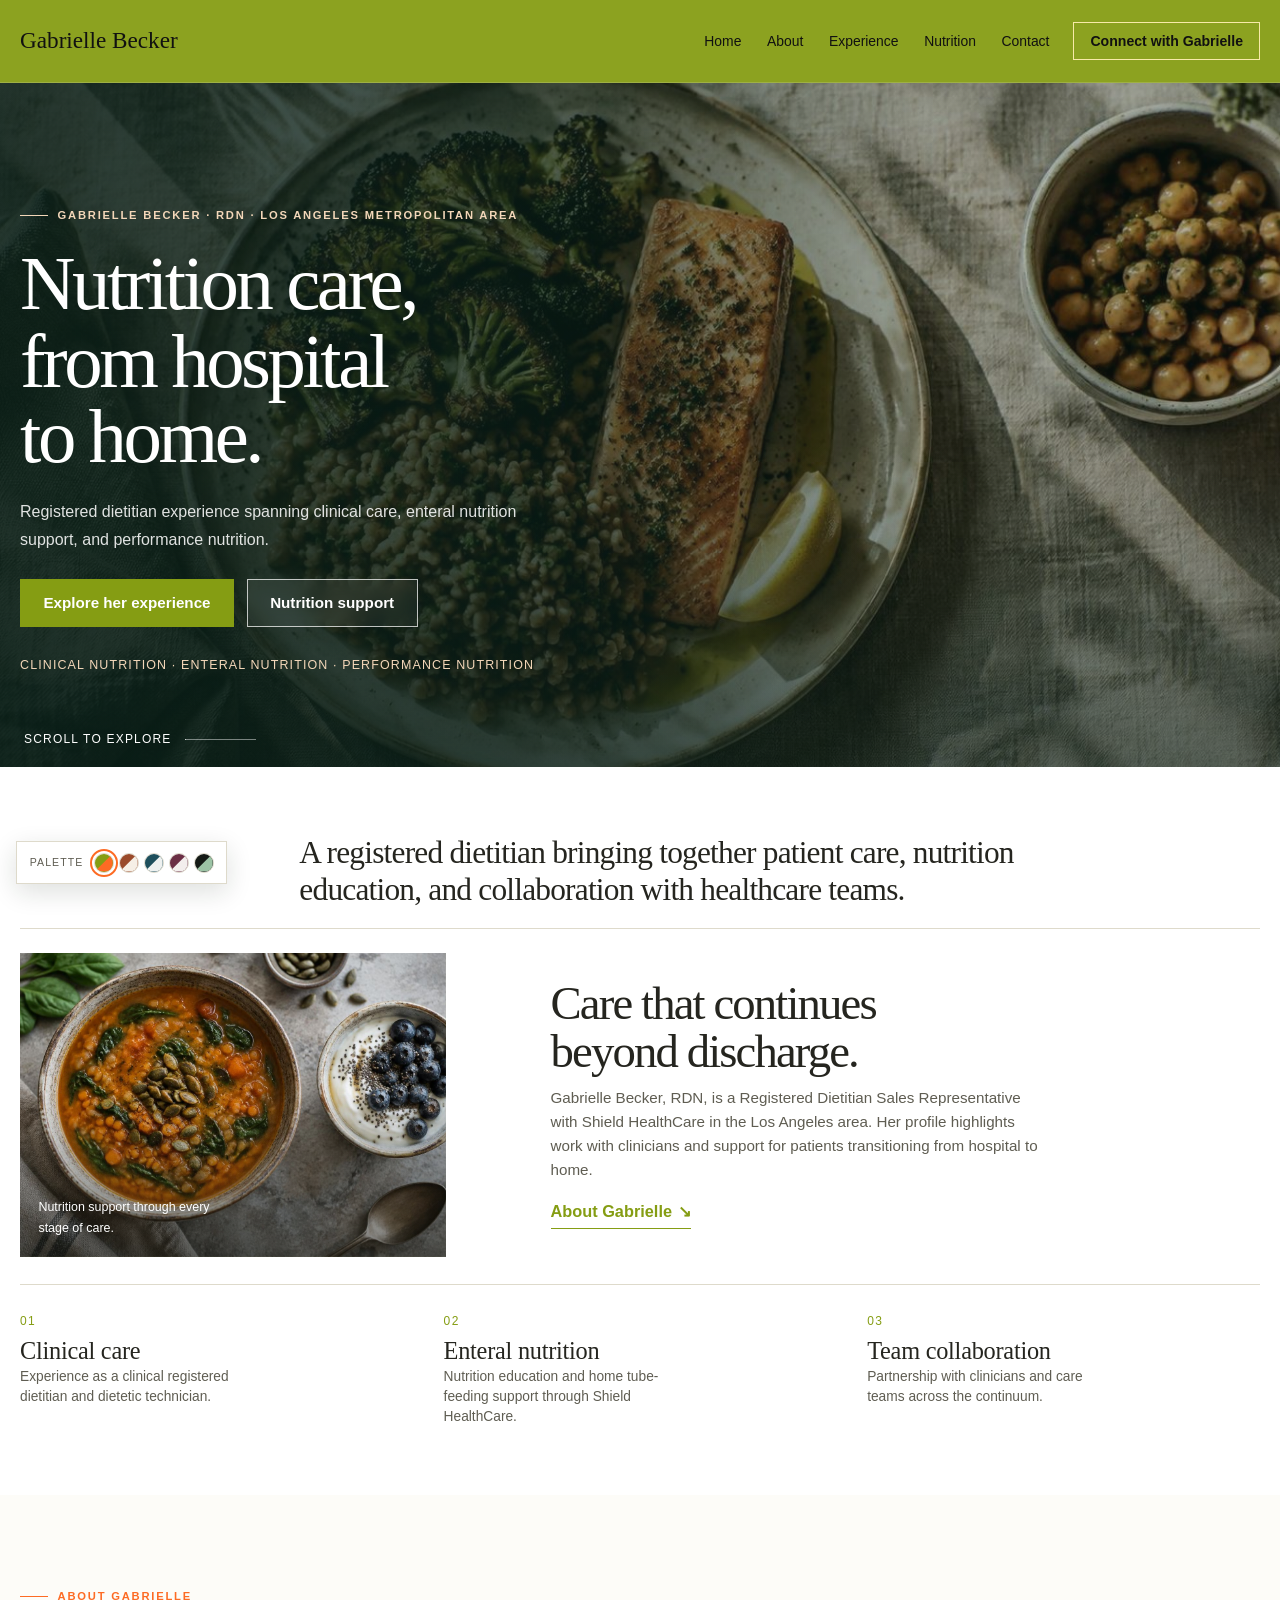
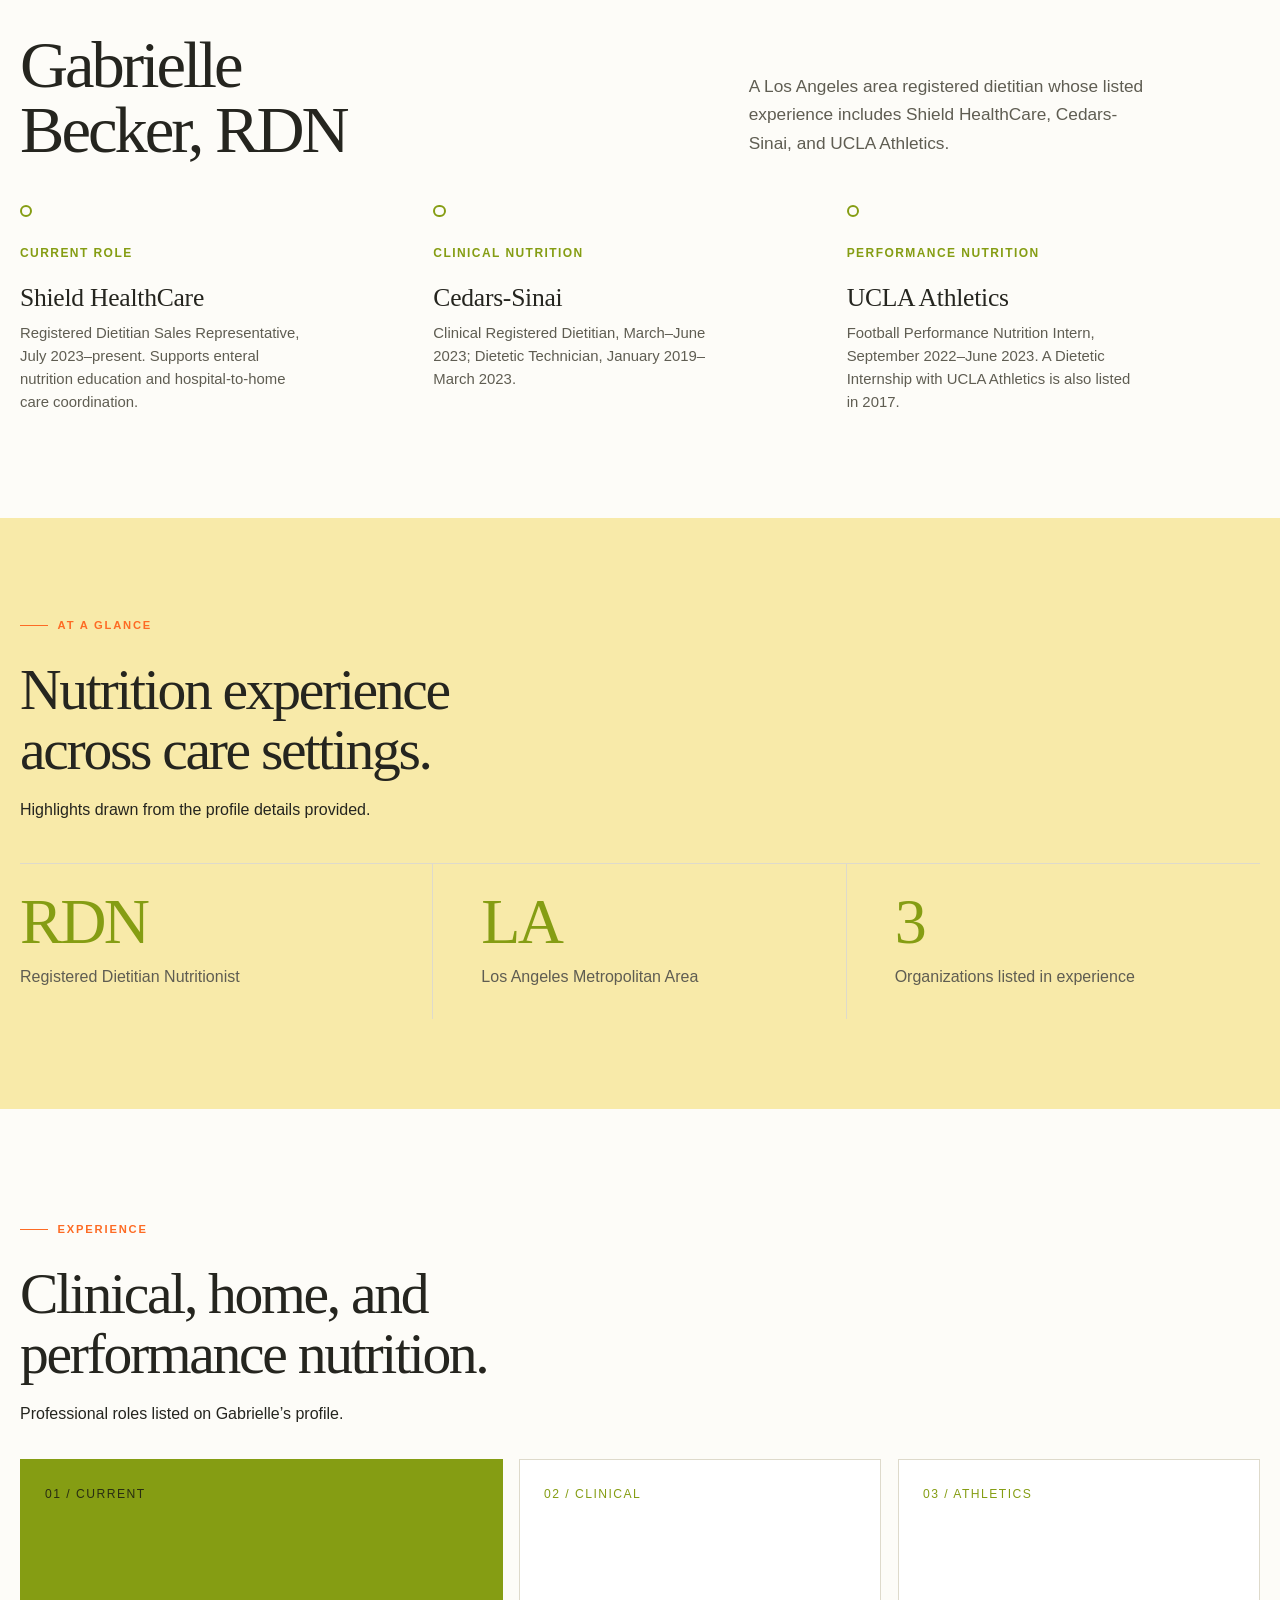
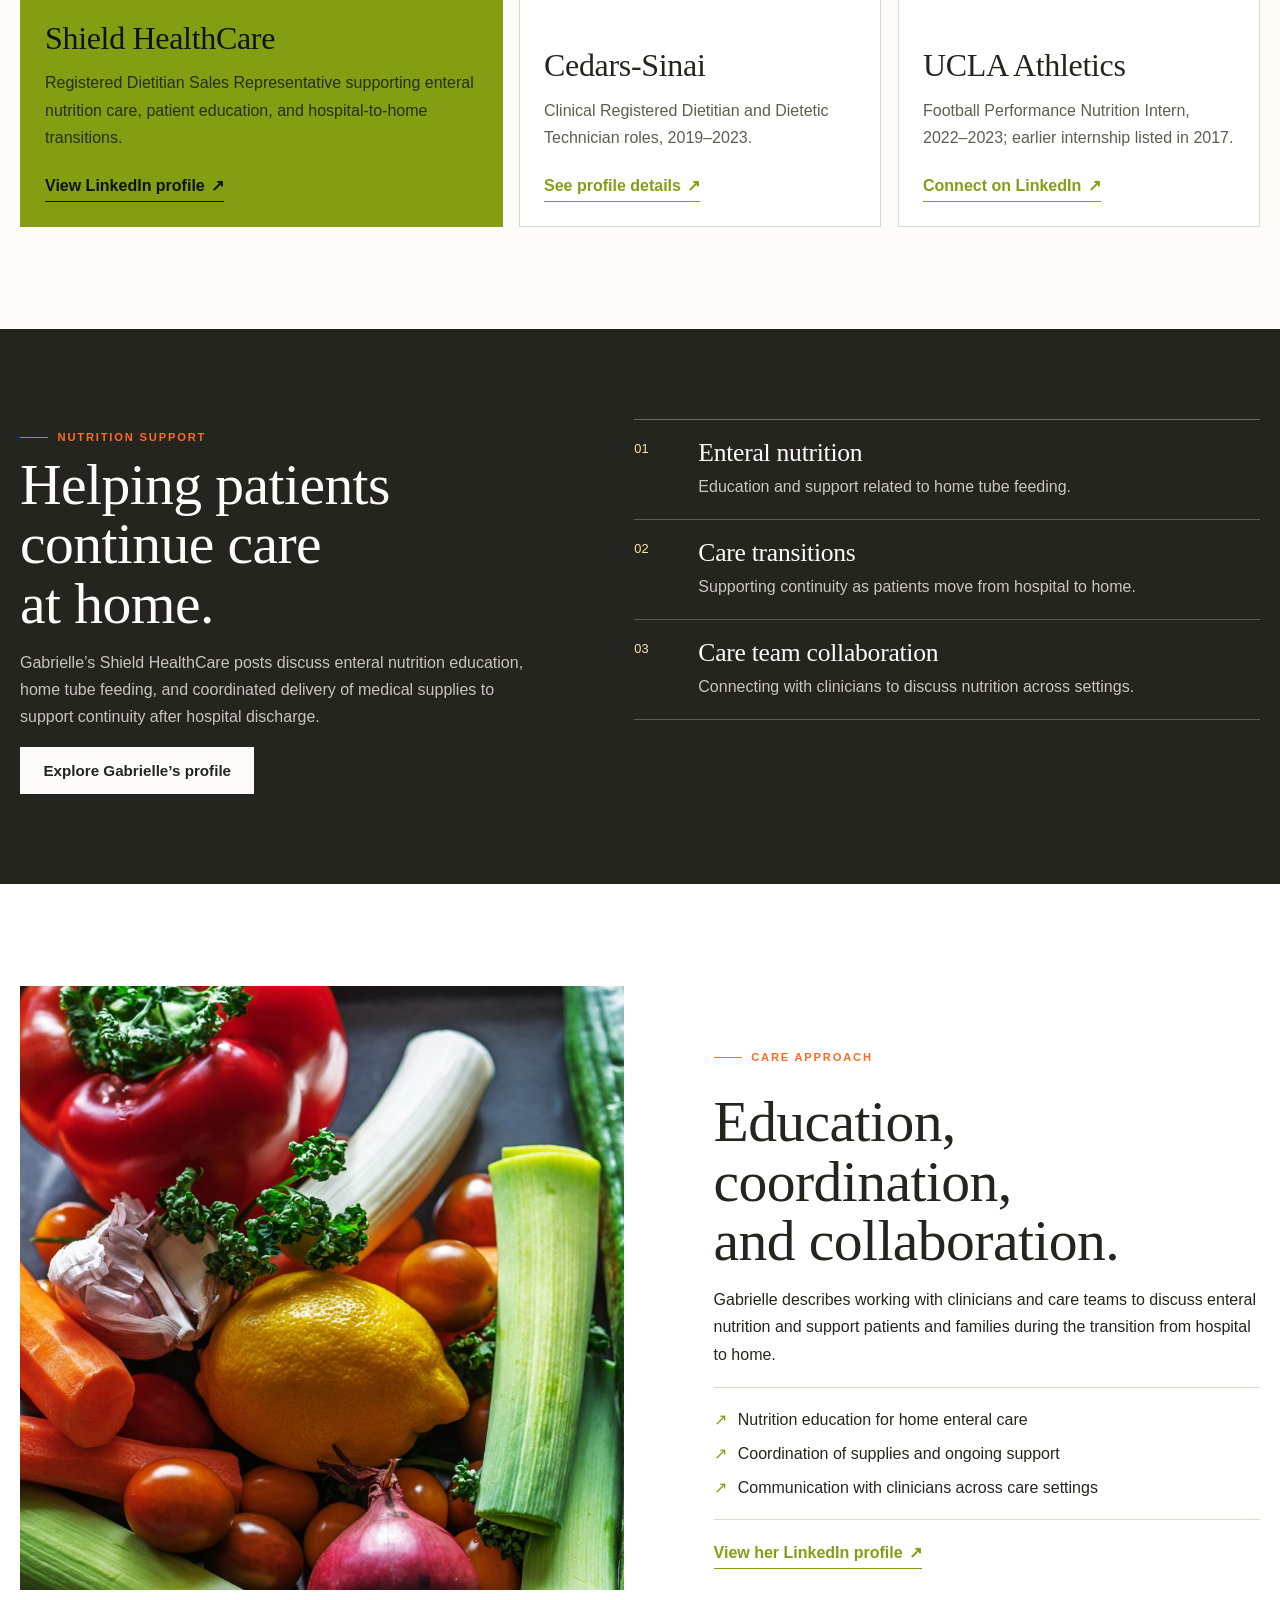
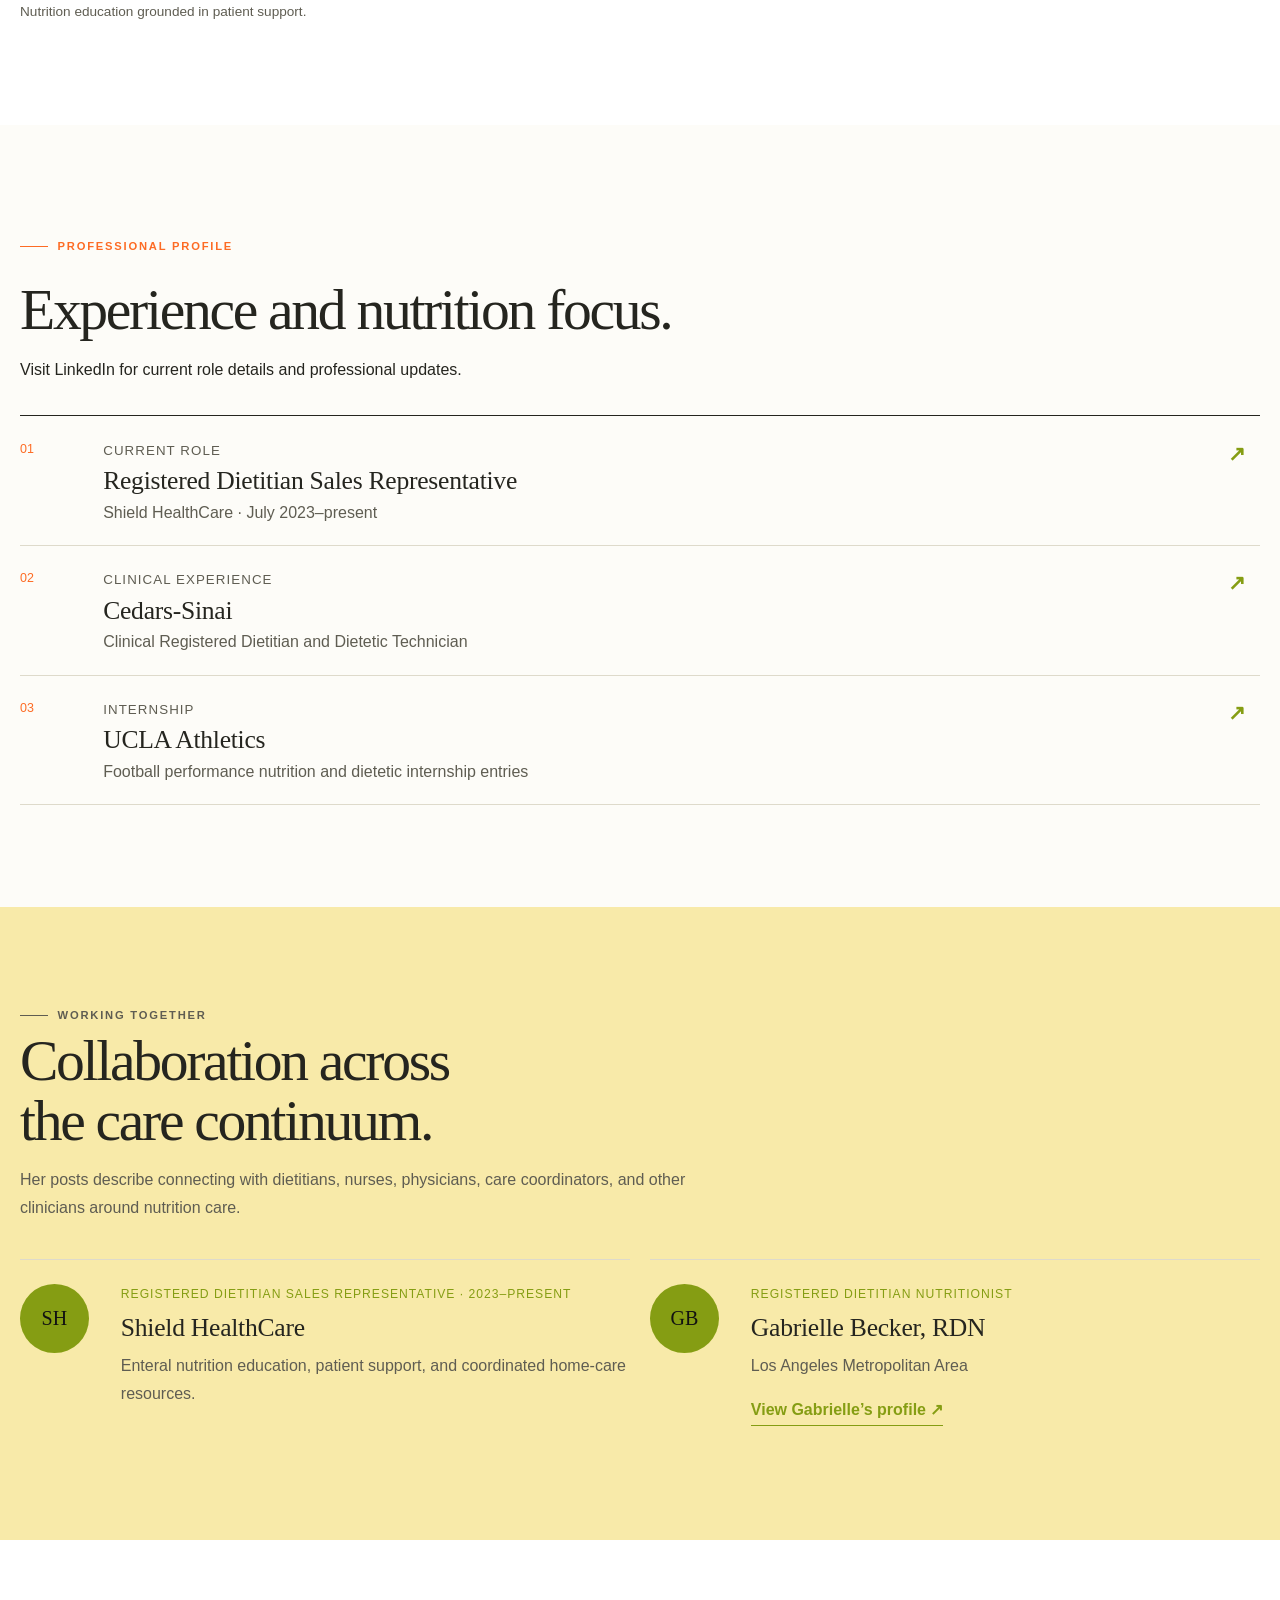
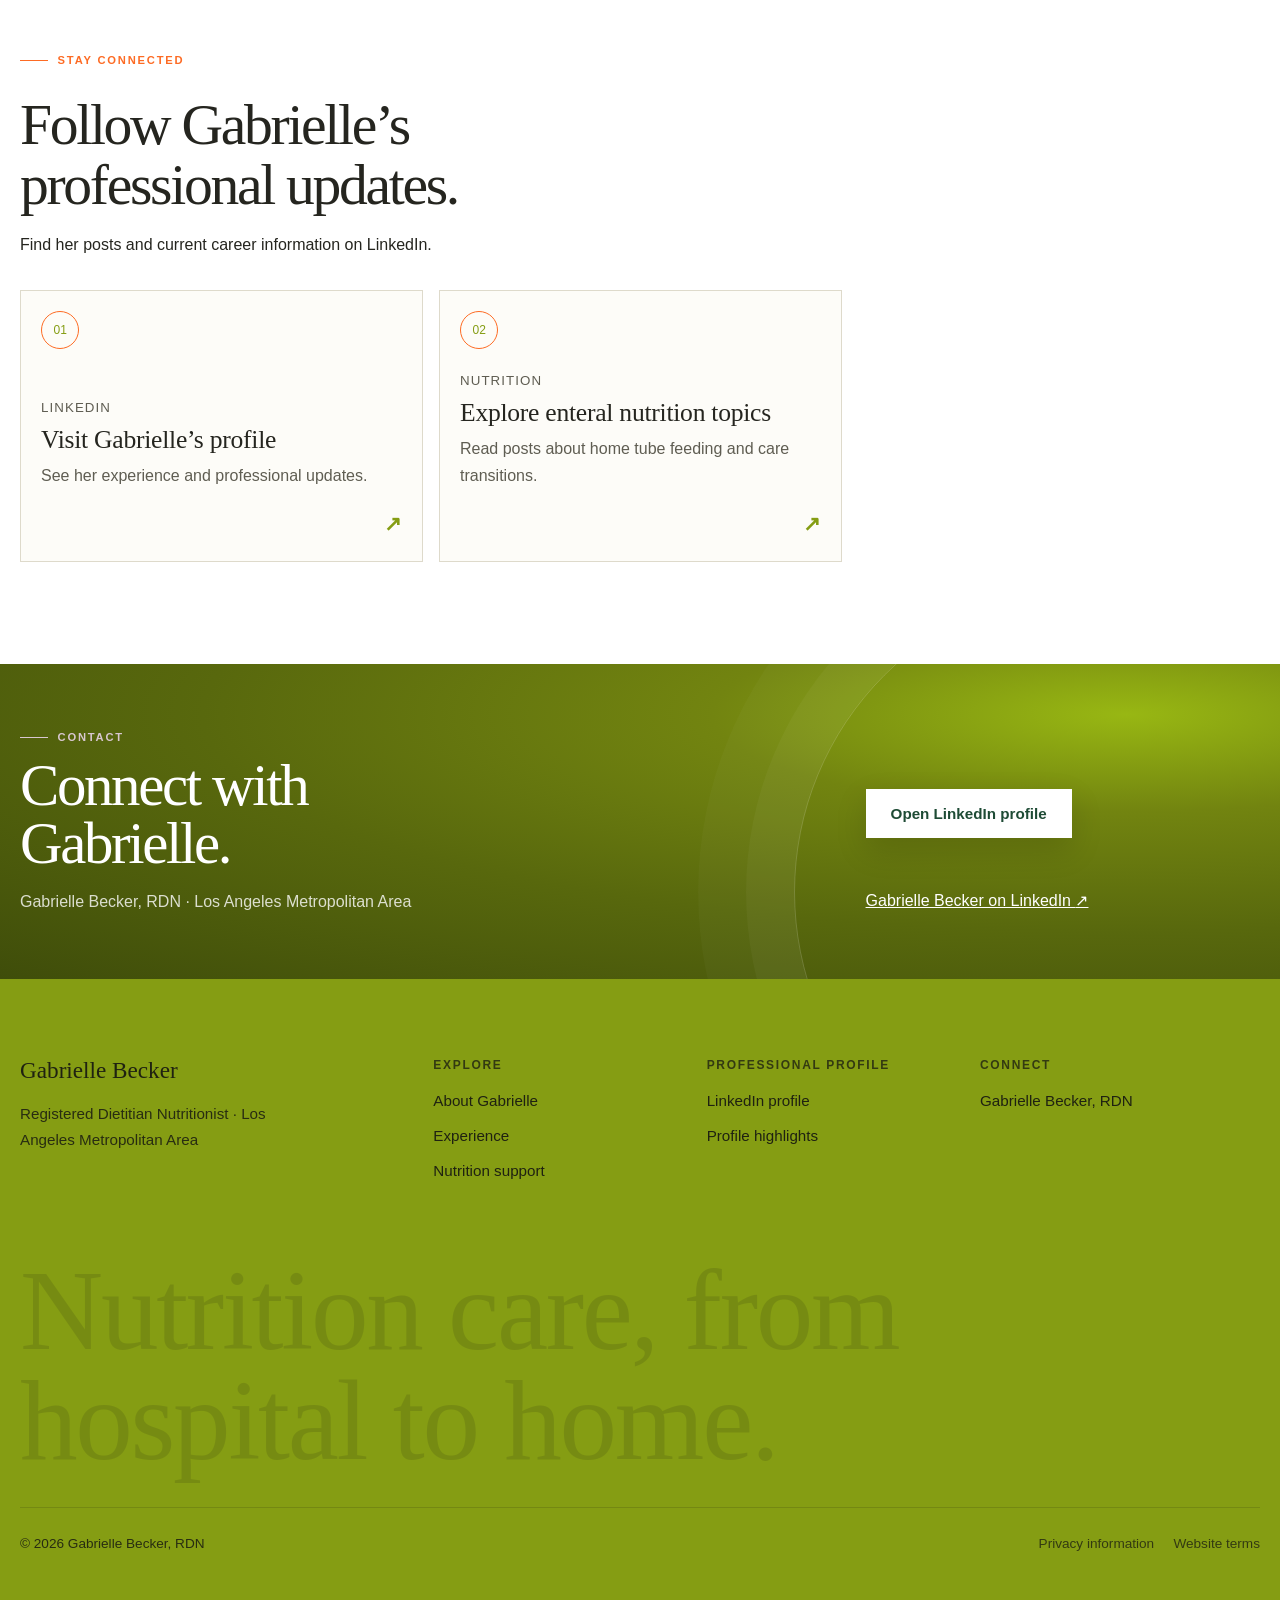
<file: index.html>
<!doctype html><html lang="en" data-theme="sage"><head><meta charset="utf-8"><meta name="viewport" content="width=device-width,initial-scale=1"><meta name="theme-color" content="#859D13"><title>Gabrielle Becker, RDN | Nutrition Care</title><meta name="description" content="Gabrielle Becker, RDN, is a Los Angeles area registered dietitian with experience in clinical nutrition, enteral nutrition support, and performance nutrition."><meta property="og:title" content="Gabrielle Becker, RDN | Nutrition Care"><meta property="og:description" content="Registered dietitian experience across clinical care, enteral nutrition, and athletics."><meta property="og:image" content="assets/hero.jpg"><link rel="icon" href="favicon.svg" type="image/svg+xml"><script src="theme-init.js"></script><link rel="preconnect" href="https://fonts.googleapis.com"><link rel="preconnect" href="https://fonts.gstatic.com" crossorigin><link rel="stylesheet" href="https://fonts.googleapis.com/css2?family=Instrument+Sans:wght@400;500;600&family=Newsreader:ital,opsz,wght@0,6..72,400;1,6..72,400&display=swap"><link rel="preload" as="image" href="assets/hero.jpg" fetchpriority="high"><link rel="stylesheet" href="styles.css"><script type="application/ld+json">{"@context":"https://schema.org","@type":"Person","name":"Gabrielle Becker","url":"https://www.linkedin.com/in/gabrielle-becker-rdn-b31333184/","jobTitle":"Registered Dietitian Nutritionist","worksFor":{"@type":"Organization","name":"Shield HealthCare"}}</script></head><body class="home-page single-page"><div class="scroll-progress" aria-hidden="true"><span></span></div><a href="#main" class="skip-link">Skip to main content</a>
<header class="site-header"><div class="wrap header-inner"><a href="#home" class="brand" aria-label="Gabrielle Becker, home"><span class="brand-name">Gabrielle Becker</span></a><nav class="main-nav" id="main-nav" aria-label="Primary"><ul class="nav-list"><li><a href="#home">Home</a></li><li><a href="#story">About</a></li><li><a href="#experience">Experience</a></li><li><a href="#nutrition">Nutrition</a></li><li><a href="#contact">Contact</a></li></ul><div class="mobile-only"><a href="https://www.linkedin.com/in/gabrielle-becker-rdn-b31333184/" class="btn">Connect on LinkedIn</a></div></nav><div class="header-tools"><a href="#contact" class="btn btn-sm header-cta">Connect with Gabrielle</a><button type="button" class="menu-toggle" aria-expanded="false" aria-controls="main-nav" aria-label="Open menu"><span></span></button></div></div></header><main id="main">
<section class="sp-hero" id="home" data-motion-section="hero"><div class="sp-hero-backdrop"><img class="sp-hero-bg-image" src="assets/hero.jpg" alt="" fetchpriority="high" decoding="async"><div class="sp-hero-shade"></div></div><div class="wrap sp-hero-content"><p class="kicker">Gabrielle Becker · RDN · Los Angeles Metropolitan Area</p><h1 class="sp-hero-title"><span class="sp-title-line"><span>Nutrition care,</span></span><span class="sp-title-line"><span>from hospital to home.</span></span></h1><p class="lead">Registered dietitian experience spanning clinical care, enteral nutrition support, and performance nutrition.</p><div class="hero-actions"><a class="btn" href="#experience">Explore her experience</a><a class="btn btn-ghost" href="#nutrition">Nutrition support</a></div><p class="sp-hero-note">Clinical nutrition · Enteral nutrition · Performance nutrition</p></div><a class="sp-hero-scroll" href="#mission" aria-label="Scroll to profile highlights"><span>Scroll to explore</span><i aria-hidden="true"></i></a></section>
<section class="sp-mission" id="mission"><div class="wrap"><div class="sp-mission-top"><p class="kicker">Profile highlights</p><p class="sp-mission-intro">A registered dietitian bringing together patient care, nutrition education, and collaboration with healthcare teams.</p></div><div class="sp-mission-layout"><figure class="sp-mission-visual"><img src="assets/meals.jpg" alt="A nourishing meal made with fresh ingredients" loading="lazy" decoding="async"><figcaption>Nutrition support through every stage of care.</figcaption></figure><div class="sp-mission-copy"><h2>Care that continues beyond discharge.</h2><p>Gabrielle Becker, RDN, is a Registered Dietitian Sales Representative with Shield HealthCare in the Los Angeles area. Her profile highlights work with clinicians and support for patients transitioning from hospital to home.</p><a href="#story" class="link">About Gabrielle <span>↘</span></a></div></div><div class="sp-mission-pillars"><article><span>01</span><h3>Clinical care</h3><p>Experience as a clinical registered dietitian and dietetic technician.</p></article><article><span>02</span><h3>Enteral nutrition</h3><p>Nutrition education and home tube-feeding support through Shield HealthCare.</p></article><article><span>03</span><h3>Team collaboration</h3><p>Partnership with clinicians and care teams across the continuum.</p></article></div></div></section>
<section class="sp-story" id="story"><div class="wrap"><div class="sp-story-header"><header class="sp-story-heading"><p class="kicker">About Gabrielle</p><h2>Gabrielle Becker, RDN</h2></header><p class="sp-story-deck">A Los Angeles area registered dietitian whose listed experience includes Shield HealthCare, Cedars-Sinai, and UCLA Athletics.</p></div><div class="sp-timeline"><article><span>Current role</span><div><h3>Shield HealthCare</h3><p>Registered Dietitian Sales Representative, July 2023–present. Supports enteral nutrition education and hospital-to-home care coordination.</p></div></article><article><span>Clinical nutrition</span><div><h3>Cedars-Sinai</h3><p>Clinical Registered Dietitian, March–June 2023; Dietetic Technician, January 2019–March 2023.</p></div></article><article><span>Performance nutrition</span><div><h3>UCLA Athletics</h3><p>Football Performance Nutrition Intern, September 2022–June 2023. A Dietetic Internship with UCLA Athletics is also listed in 2017.</p></div></article></div></div></section>
<section class="sp-impact"><div class="wrap"><div class="sp-impact-intro"><p class="kicker">At a glance</p><h2>Nutrition experience across care settings.</h2><p>Highlights drawn from the profile details provided.</p></div><div class="sp-impact-stats"><article><strong>RDN</strong><span>Registered Dietitian Nutritionist</span></article><article><strong>LA</strong><span>Los Angeles Metropolitan Area</span></article><article><strong>3</strong><span>Organizations listed in experience</span></article></div></div></section>
<section class="sp-programs" id="experience"><div class="wrap"><div class="sp-programs-head"><p class="kicker">Experience</p><h2>Clinical, home, and performance nutrition.</h2><p>Professional roles listed on Gabrielle’s profile.</p></div><div class="sp-program-grid"><article class="sp-program-feature"><span class="sp-program-label">01 / Current</span><h3>Shield HealthCare</h3><p>Registered Dietitian Sales Representative supporting enteral nutrition care, patient education, and hospital-to-home transitions.</p><a href="https://www.linkedin.com/in/gabrielle-becker-rdn-b31333184/" class="link">View LinkedIn profile <span>↗</span></a></article><article class="sp-program-card"><span class="sp-program-label">02 / Clinical</span><h3>Cedars-Sinai</h3><p>Clinical Registered Dietitian and Dietetic Technician roles, 2019–2023.</p><a href="https://www.linkedin.com/in/gabrielle-becker-rdn-b31333184/" class="link">See profile details <span>↗</span></a></article><article class="sp-program-card"><span class="sp-program-label">03 / Athletics</span><h3>UCLA Athletics</h3><p>Football Performance Nutrition Intern, 2022–2023; earlier internship listed in 2017.</p><a href="https://www.linkedin.com/in/gabrielle-becker-rdn-b31333184/" class="link">Connect on LinkedIn <span>↗</span></a></article></div></div></section>
<section class="sp-training" id="nutrition"><div class="wrap"><div class="sp-training-intro"><p class="kicker">Nutrition support</p><h2>Helping patients continue care at home.</h2><p>Gabrielle’s Shield HealthCare posts discuss enteral nutrition education, home tube feeding, and coordinated delivery of medical supplies to support continuity after hospital discharge.</p><a class="btn btn-light" href="https://www.linkedin.com/in/gabrielle-becker-rdn-b31333184/">Explore Gabrielle’s profile</a></div><div class="sp-training-points"><article><span>01</span><div><h3>Enteral nutrition</h3><p>Education and support related to home tube feeding.</p></div></article><article><span>02</span><div><h3>Care transitions</h3><p>Supporting continuity as patients move from hospital to home.</p></div></article><article><span>03</span><div><h3>Care team collaboration</h3><p>Connecting with clinicians to discuss nutrition across settings.</p></div></article></div></div></section>
<section class="sp-grow"><div class="wrap sp-grow-grid"><figure><img src="assets/produce-flatlay.jpg" alt="Fresh vegetables and ingredients arranged for a meal" loading="lazy" decoding="async"><figcaption>Nutrition education grounded in patient support.</figcaption></figure><div class="sp-grow-copy"><p class="kicker">Care approach</p><h2>Education, coordination, and collaboration.</h2><p>Gabrielle describes working with clinicians and care teams to discuss enteral nutrition and support patients and families during the transition from hospital to home.</p><ul><li>Nutrition education for home enteral care</li><li>Coordination of supplies and ongoing support</li><li>Communication with clinicians across care settings</li></ul><a href="https://www.linkedin.com/in/gabrielle-becker-rdn-b31333184/" class="link">View her LinkedIn profile <span>↗</span></a></div></div></section>
<section class="sp-resources"><div class="wrap"><div class="sp-resources-heading"><p class="kicker">Professional profile</p><h2>Experience and nutrition focus.</h2><p>Visit LinkedIn for current role details and professional updates.</p></div><div class="sp-resource-list"><a href="https://www.linkedin.com/in/gabrielle-becker-rdn-b31333184/"><span>01</span><div><small>Current role</small><h3>Registered Dietitian Sales Representative</h3><p>Shield HealthCare · July 2023–present</p></div><b>↗</b></a><a href="https://www.linkedin.com/in/gabrielle-becker-rdn-b31333184/"><span>02</span><div><small>Clinical experience</small><h3>Cedars-Sinai</h3><p>Clinical Registered Dietitian and Dietetic Technician</p></div><b>↗</b></a><a href="https://www.linkedin.com/in/gabrielle-becker-rdn-b31333184/"><span>03</span><div><small>Internship</small><h3>UCLA Athletics</h3><p>Football performance nutrition and dietetic internship entries</p></div><b>↗</b></a></div></div></section>
<section class="sp-team"><div class="wrap"><div class="sp-team-intro"><p class="kicker">Working together</p><h2>Collaboration across the care continuum.</h2><p>Her posts describe connecting with dietitians, nurses, physicians, care coordinators, and other clinicians around nutrition care.</p></div><div class="sp-team-cards"><article><div class="sp-monogram">SH</div><div><p class="sp-team-role">Registered Dietitian Sales Representative · 2023–present</p><h3>Shield HealthCare</h3><p>Enteral nutrition education, patient support, and coordinated home-care resources.</p></div></article><article><div class="sp-monogram">GB</div><div><p class="sp-team-role">Registered Dietitian Nutritionist</p><h3>Gabrielle Becker, RDN</h3><p>Los Angeles Metropolitan Area</p><a href="https://www.linkedin.com/in/gabrielle-becker-rdn-b31333184/" class="link">View Gabrielle’s profile <span>↗</span></a></div></article></div></div></section>
<section class="sp-involved"><div class="wrap"><div class="sp-involved-heading"><p class="kicker">Stay connected</p><h2>Follow Gabrielle’s professional updates.</h2><p>Find her posts and current career information on LinkedIn.</p></div><div class="sp-action-list"><a href="https://www.linkedin.com/in/gabrielle-becker-rdn-b31333184/"><span class="sp-action-no">01</span><div><small>LinkedIn</small><h3>Visit Gabrielle’s profile</h3><p>See her experience and professional updates.</p></div><b>↗</b></a><a href="https://www.linkedin.com/in/gabrielle-becker-rdn-b31333184/"><span class="sp-action-no">02</span><div><small>Nutrition</small><h3>Explore enteral nutrition topics</h3><p>Read posts about home tube feeding and care transitions.</p></div><b>↗</b></a></div></div></section>
<section class="sp-contact" id="contact"><div class="wrap sp-contact-inner"><p class="kicker">Contact</p><h2>Connect with Gabrielle.</h2><p>Gabrielle Becker, RDN · Los Angeles Metropolitan Area</p><a class="btn btn-light" href="https://www.linkedin.com/in/gabrielle-becker-rdn-b31333184/">Open LinkedIn profile</a><a href="https://www.linkedin.com/in/gabrielle-becker-rdn-b31333184/" class="sp-contact-link">Gabrielle Becker on LinkedIn <span>↗</span></a></div></section></main>
<footer class="site-footer"><div class="wrap"><div class="footer-grid"><div><a href="#home" class="brand footer-brand"><span class="brand-name">Gabrielle Becker</span></a><p class="footer-description">Registered Dietitian Nutritionist · Los Angeles Metropolitan Area</p></div><div><h2>Explore</h2><ul><li><a href="#story">About Gabrielle</a></li><li><a href="#experience">Experience</a></li><li><a href="#nutrition">Nutrition support</a></li></ul></div><div><h2>Professional profile</h2><ul><li><a href="https://www.linkedin.com/in/gabrielle-becker-rdn-b31333184/">LinkedIn profile</a></li><li><a href="#experience">Profile highlights</a></li></ul></div><div><h2>Connect</h2><address><a href="https://www.linkedin.com/in/gabrielle-becker-rdn-b31333184/">Gabrielle Becker, RDN</a></address></div></div><p class="footer-word" aria-hidden="true">Nutrition care, from hospital to home.</p><div class="footer-bottom"><p>&copy; <span data-year>2026</span> Gabrielle Becker, RDN</p><nav aria-label="Legal"><a href="privacy-policy.html">Privacy information</a><a href="terms.html">Website terms</a></nav></div></div></footer>
<div class="palette palette-dock" role="group" aria-label="Colour palette"><span class="palette-label">Palette</span><div class="palette-swatches"><button class="swatch" data-set-theme="sage" aria-pressed="true" aria-label="Olive and citrus palette"></button><button class="swatch" data-set-theme="clay" aria-label="Clay palette"></button><button class="swatch" data-set-theme="harbor" aria-label="Harbor palette"></button><button class="swatch" data-set-theme="plum" aria-label="Plum palette"></button><button class="swatch" data-set-theme="night" aria-label="Night palette"></button></div></div><script src="motion.js" defer></script><script src="script.js" defer></script></body></html>
</file>
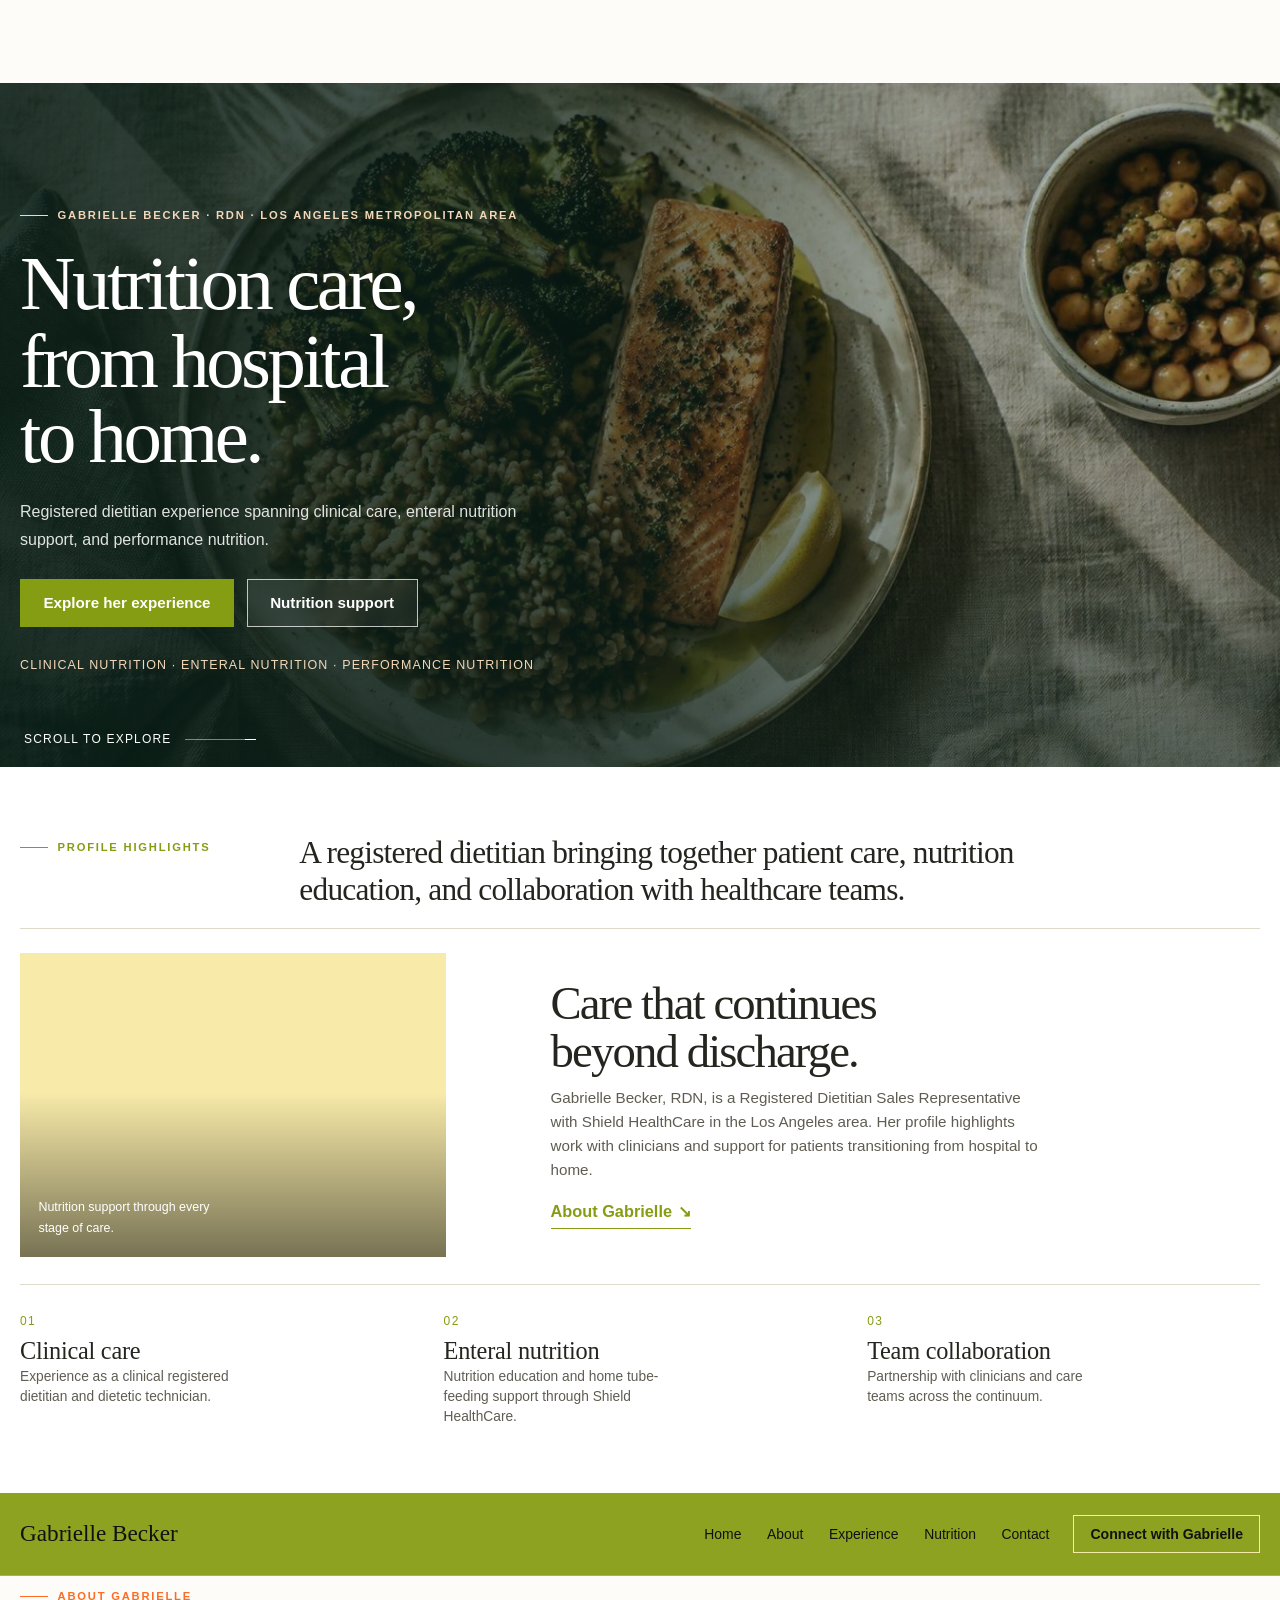
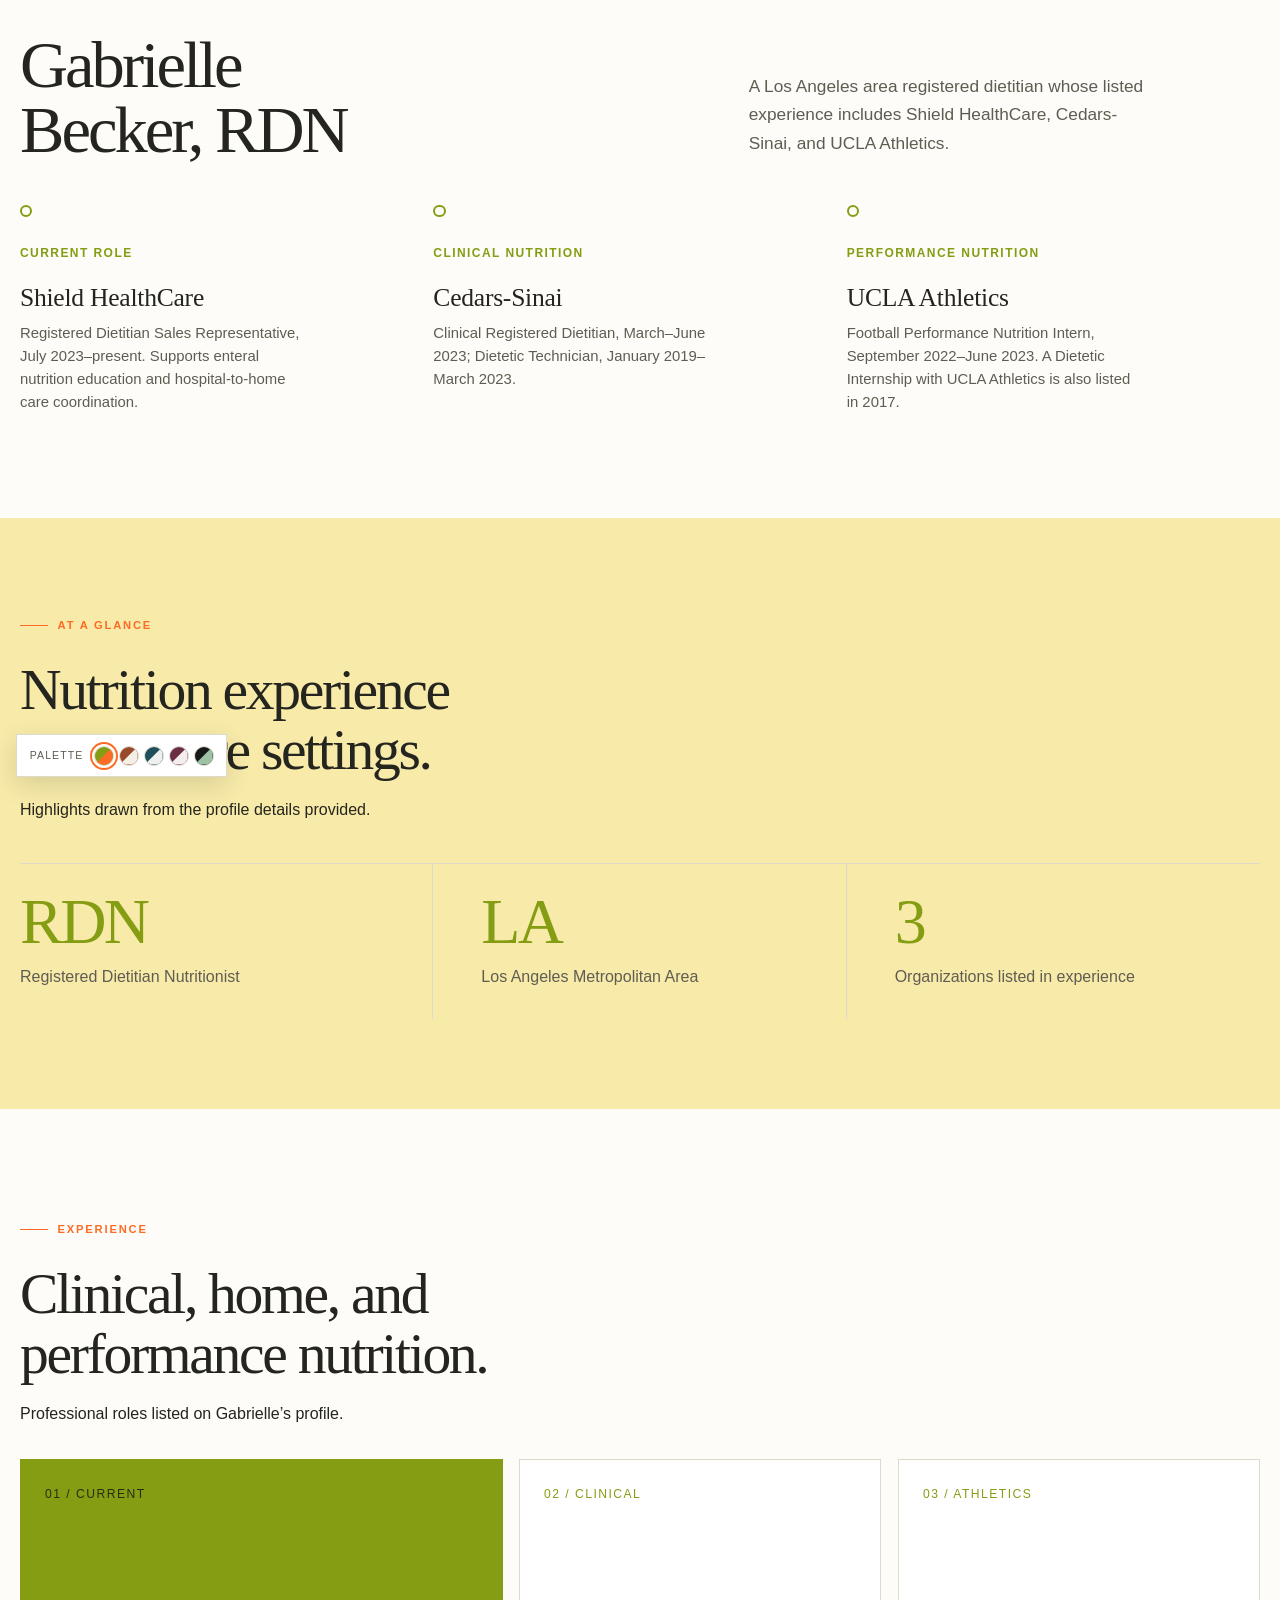
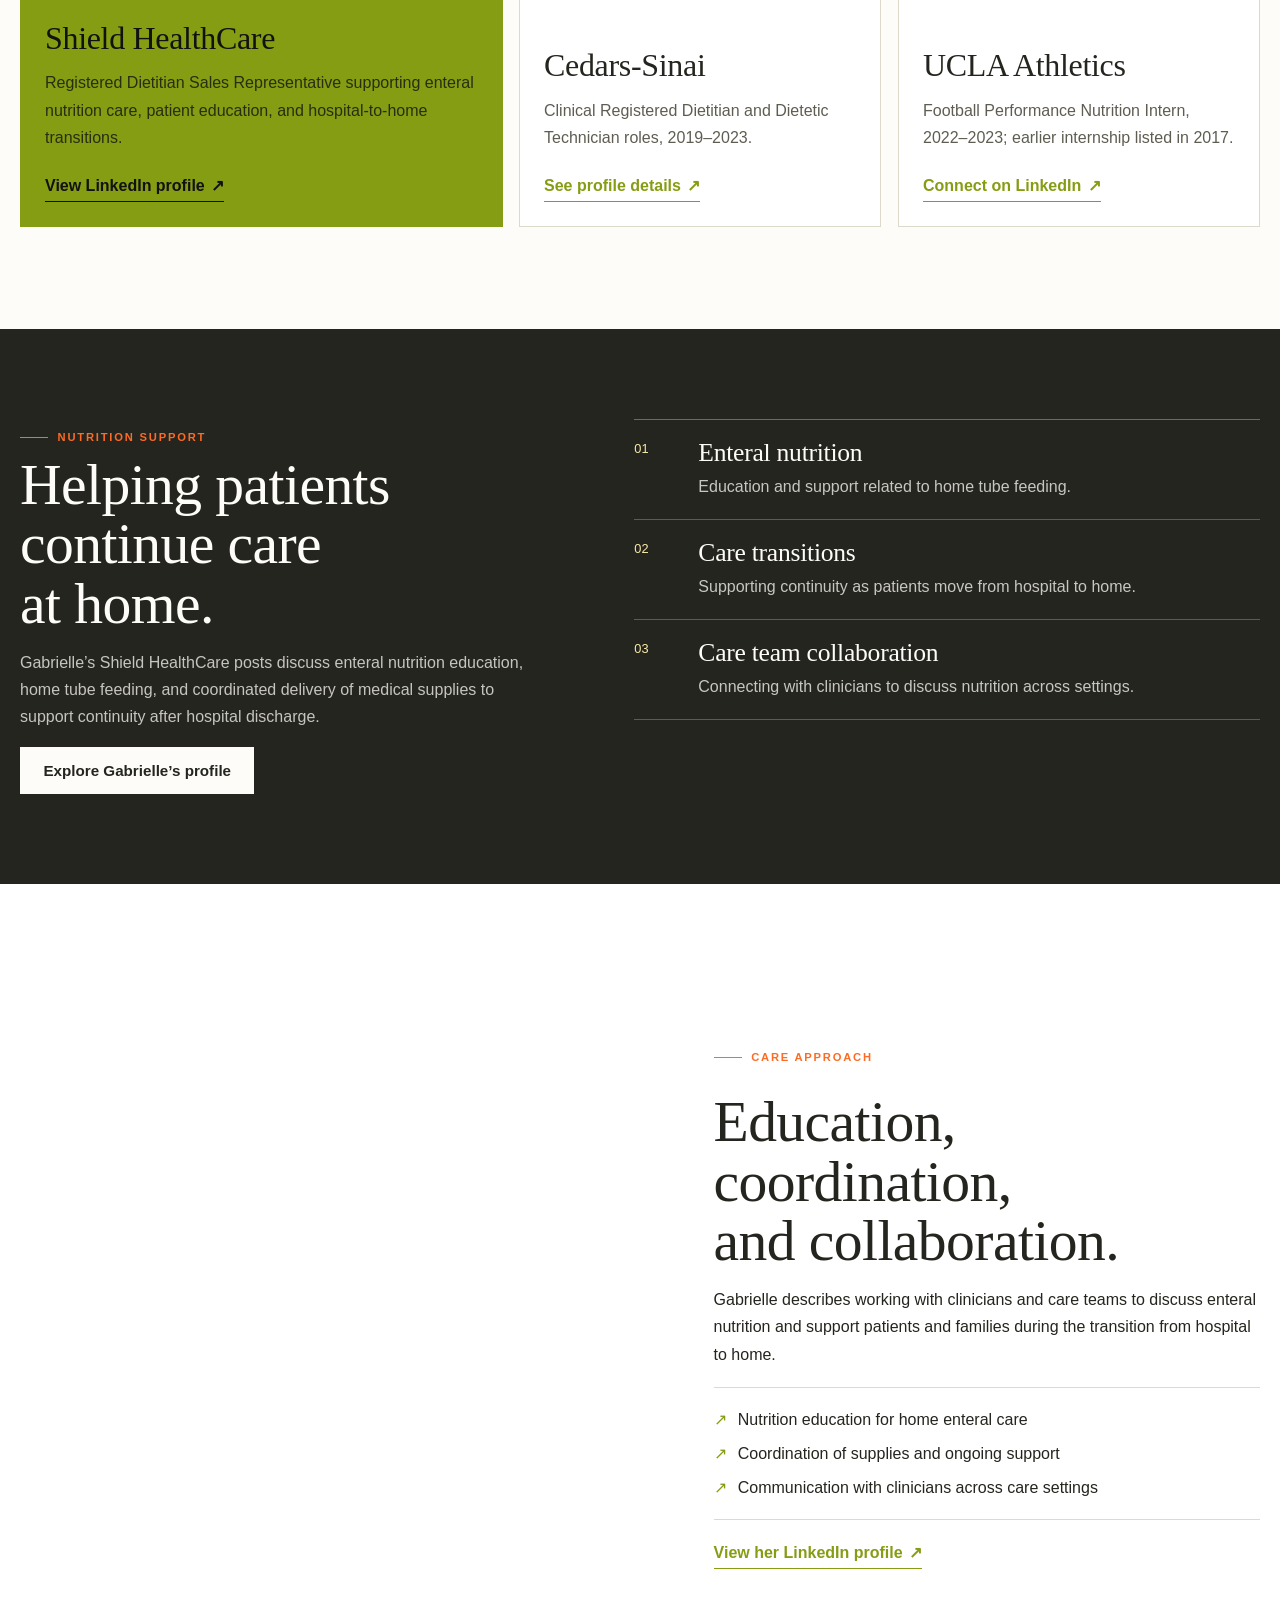
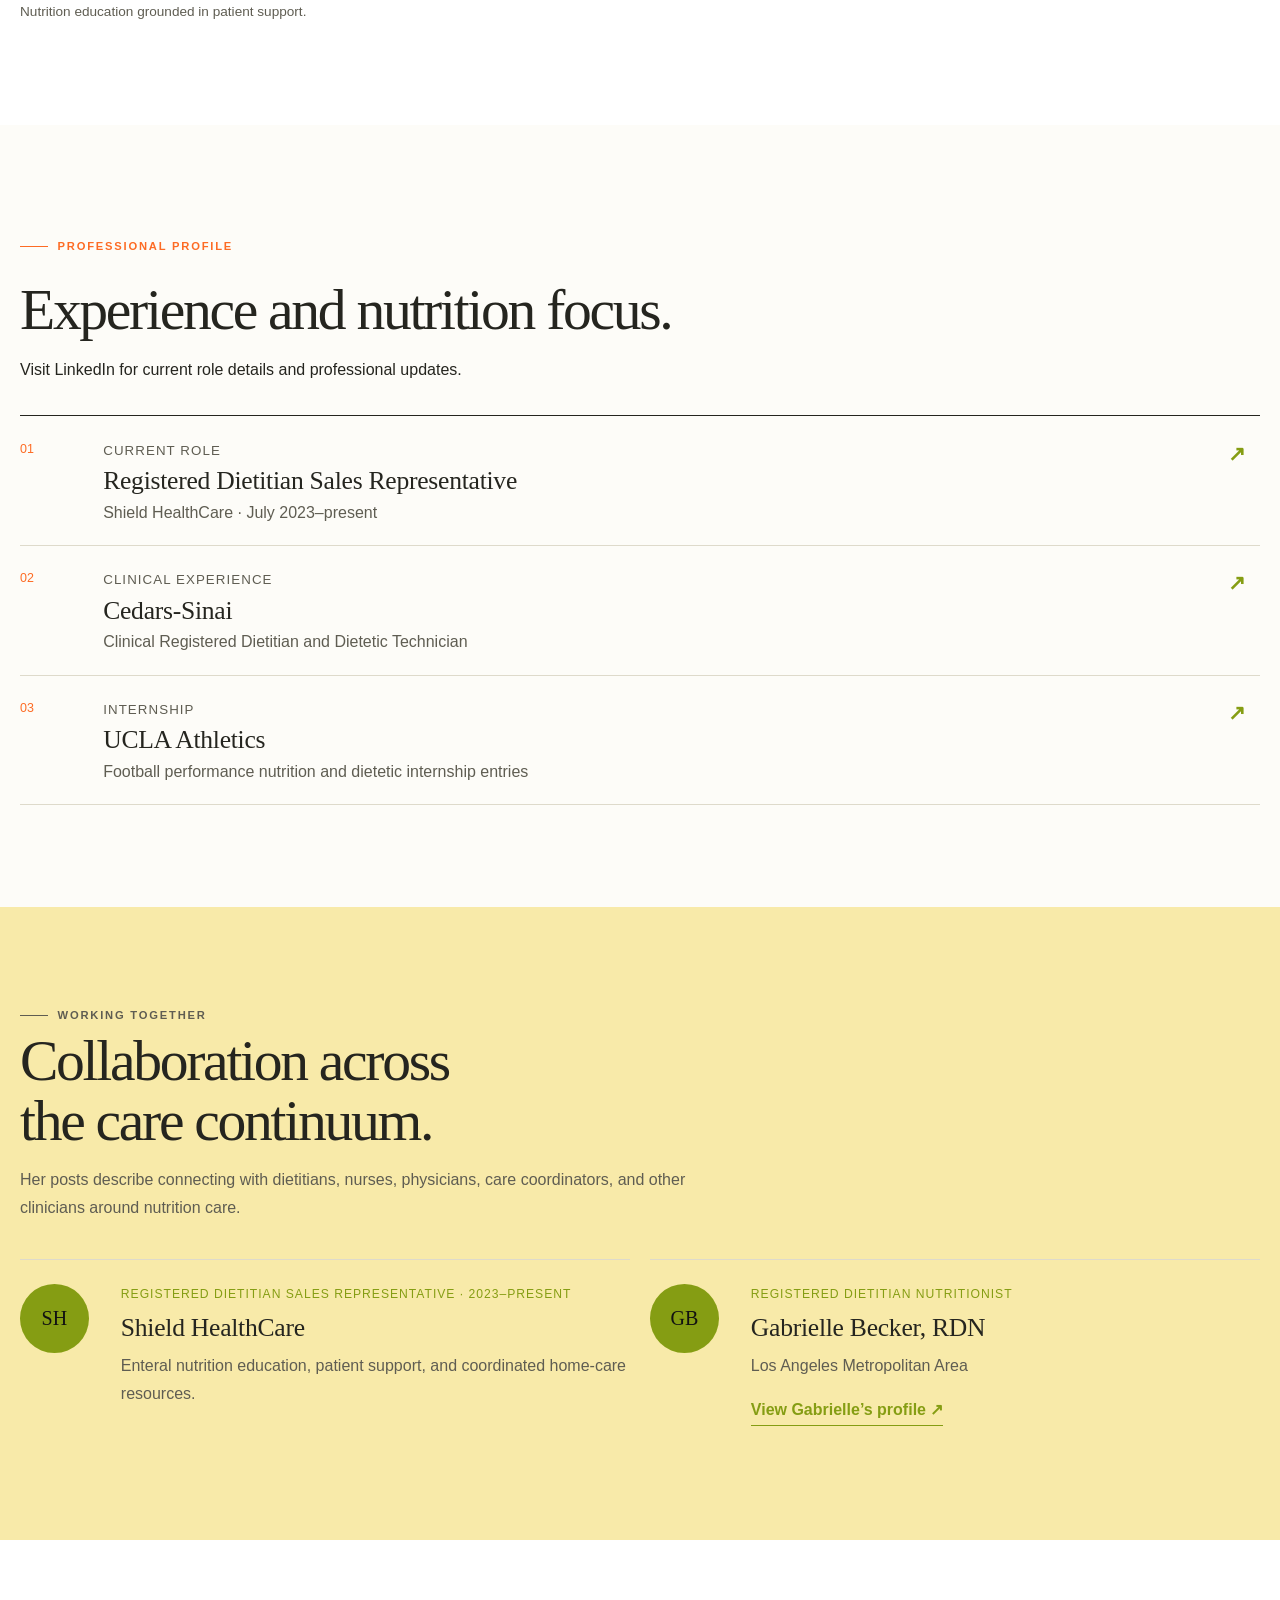
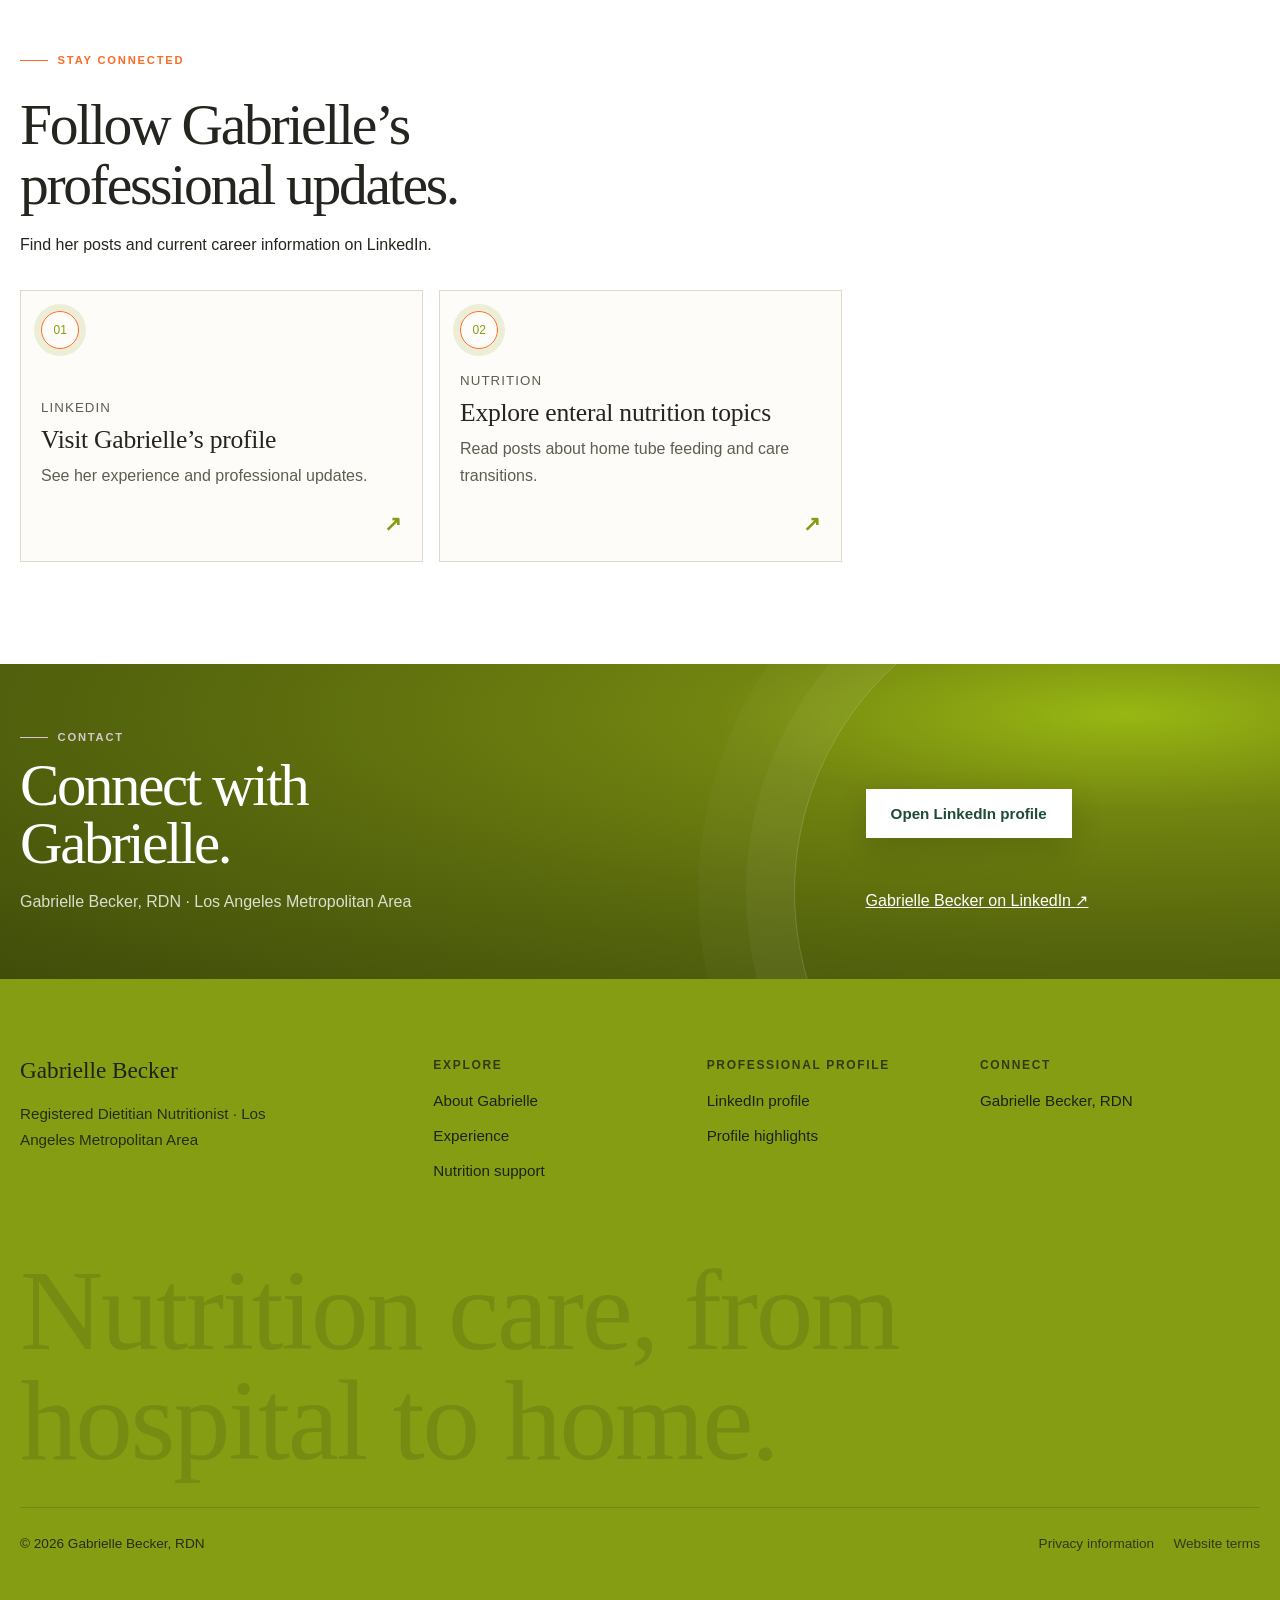
<file: about.html>
<!DOCTYPE html><html lang="en"><head><meta charset="utf-8"><meta name="viewport" content="width=device-width, initial-scale=1"><meta http-equiv="refresh" content="0;url=index.html#story"><title>About Gabrielle | Gabrielle Becker, RDN</title></head><body><a href="index.html#story">Continue to About Gabrielle</a></body></html>
</file>
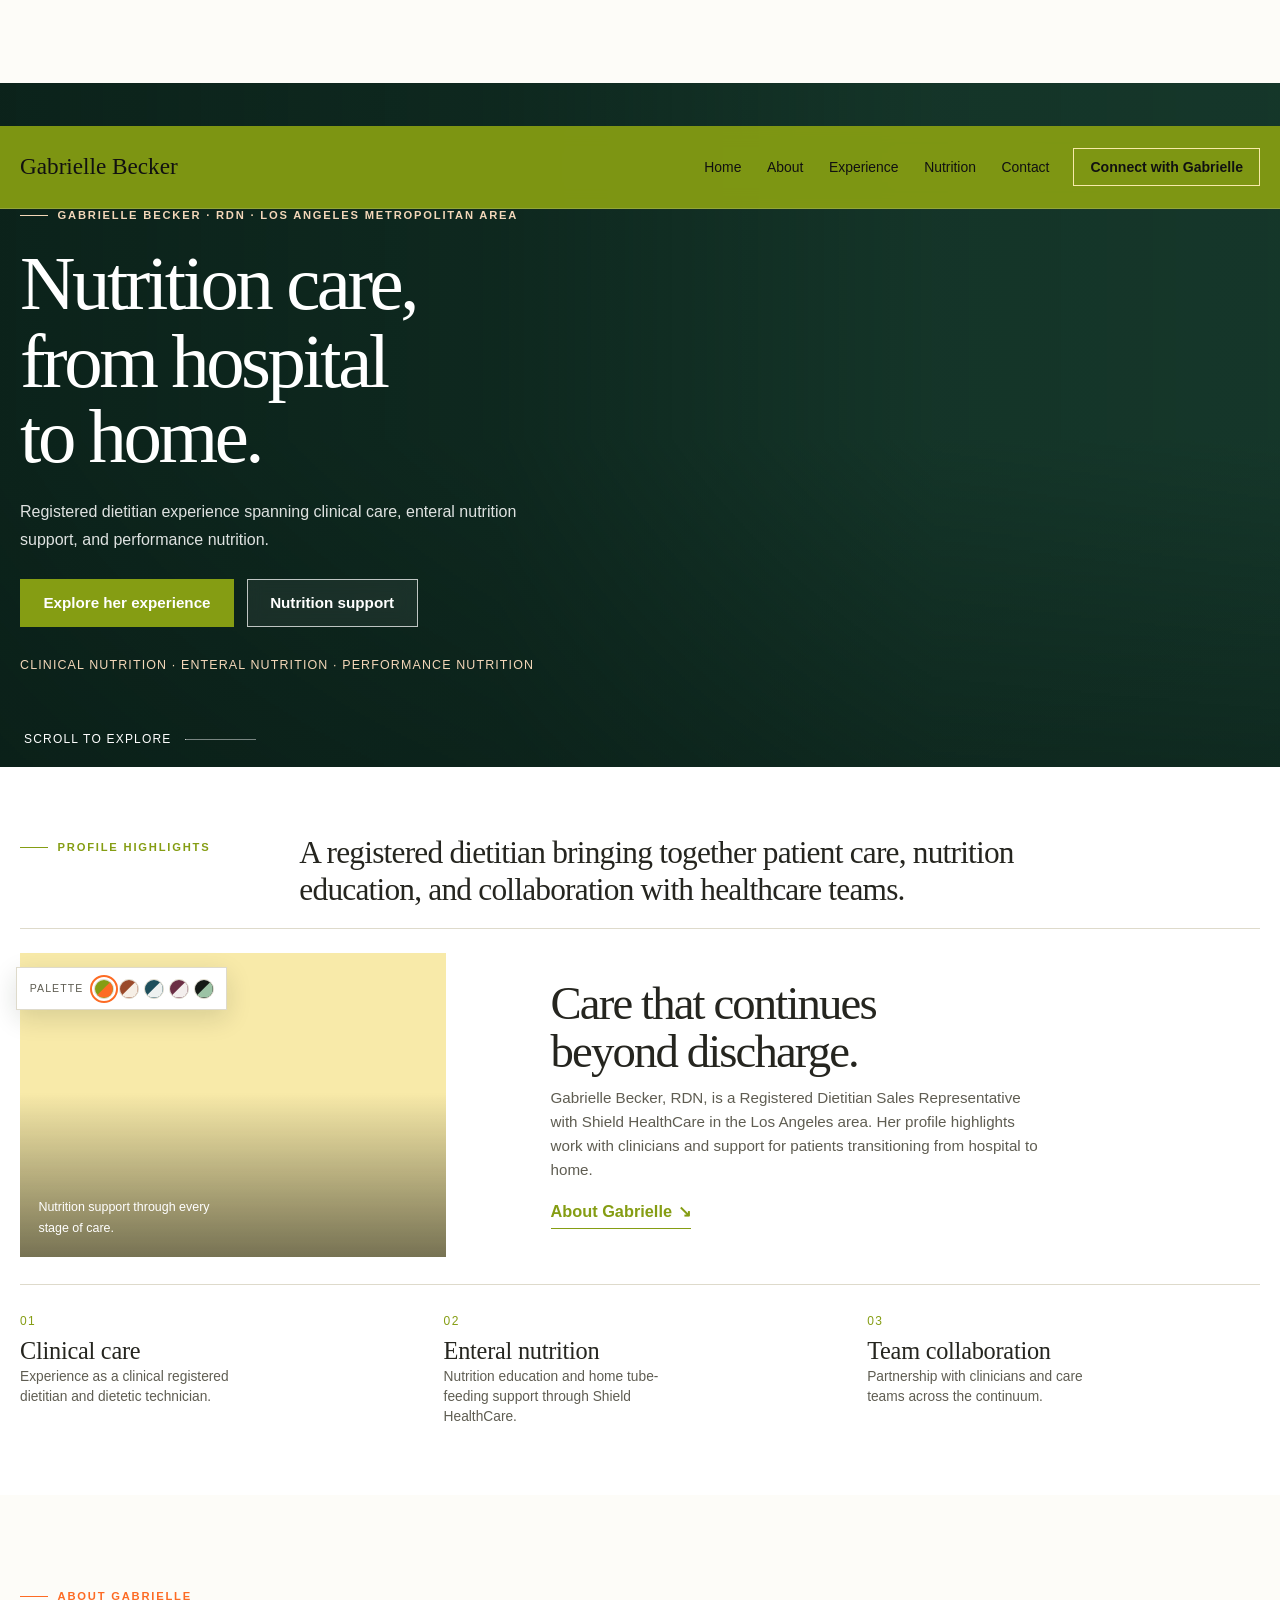
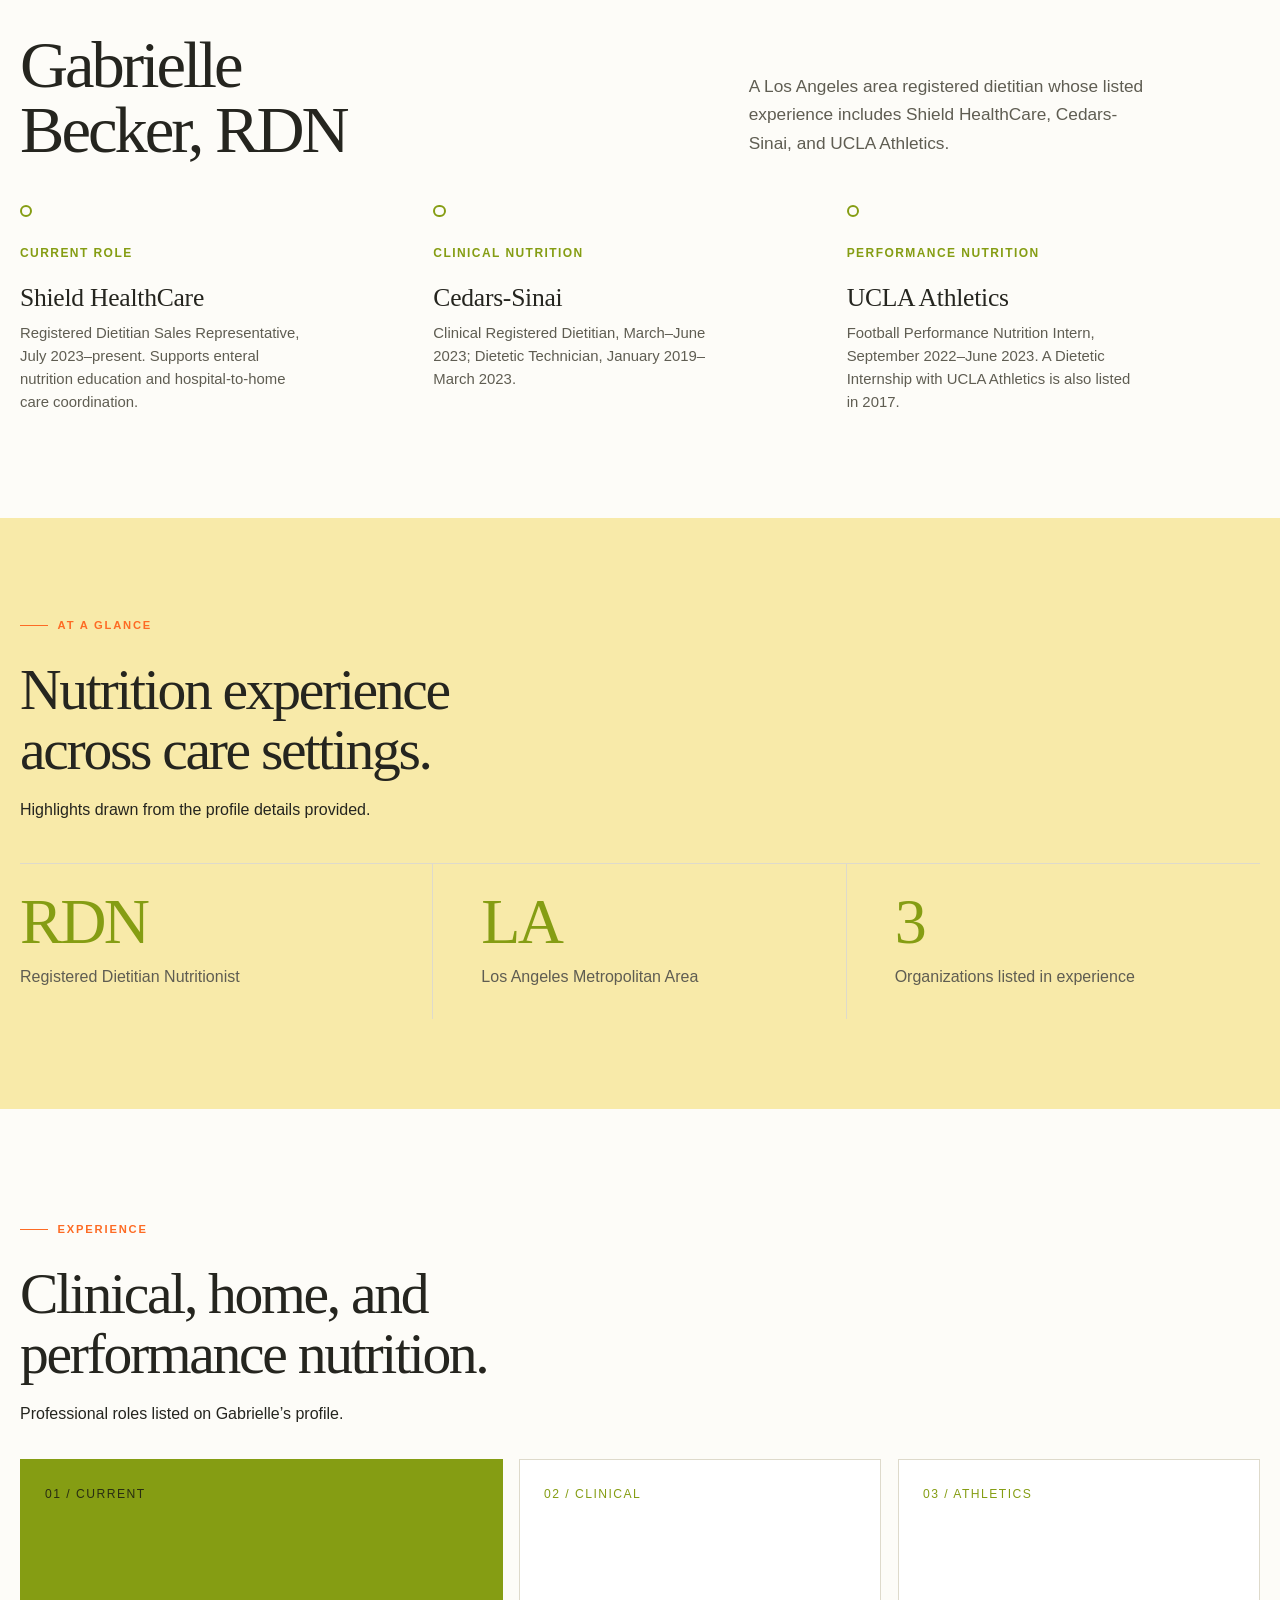
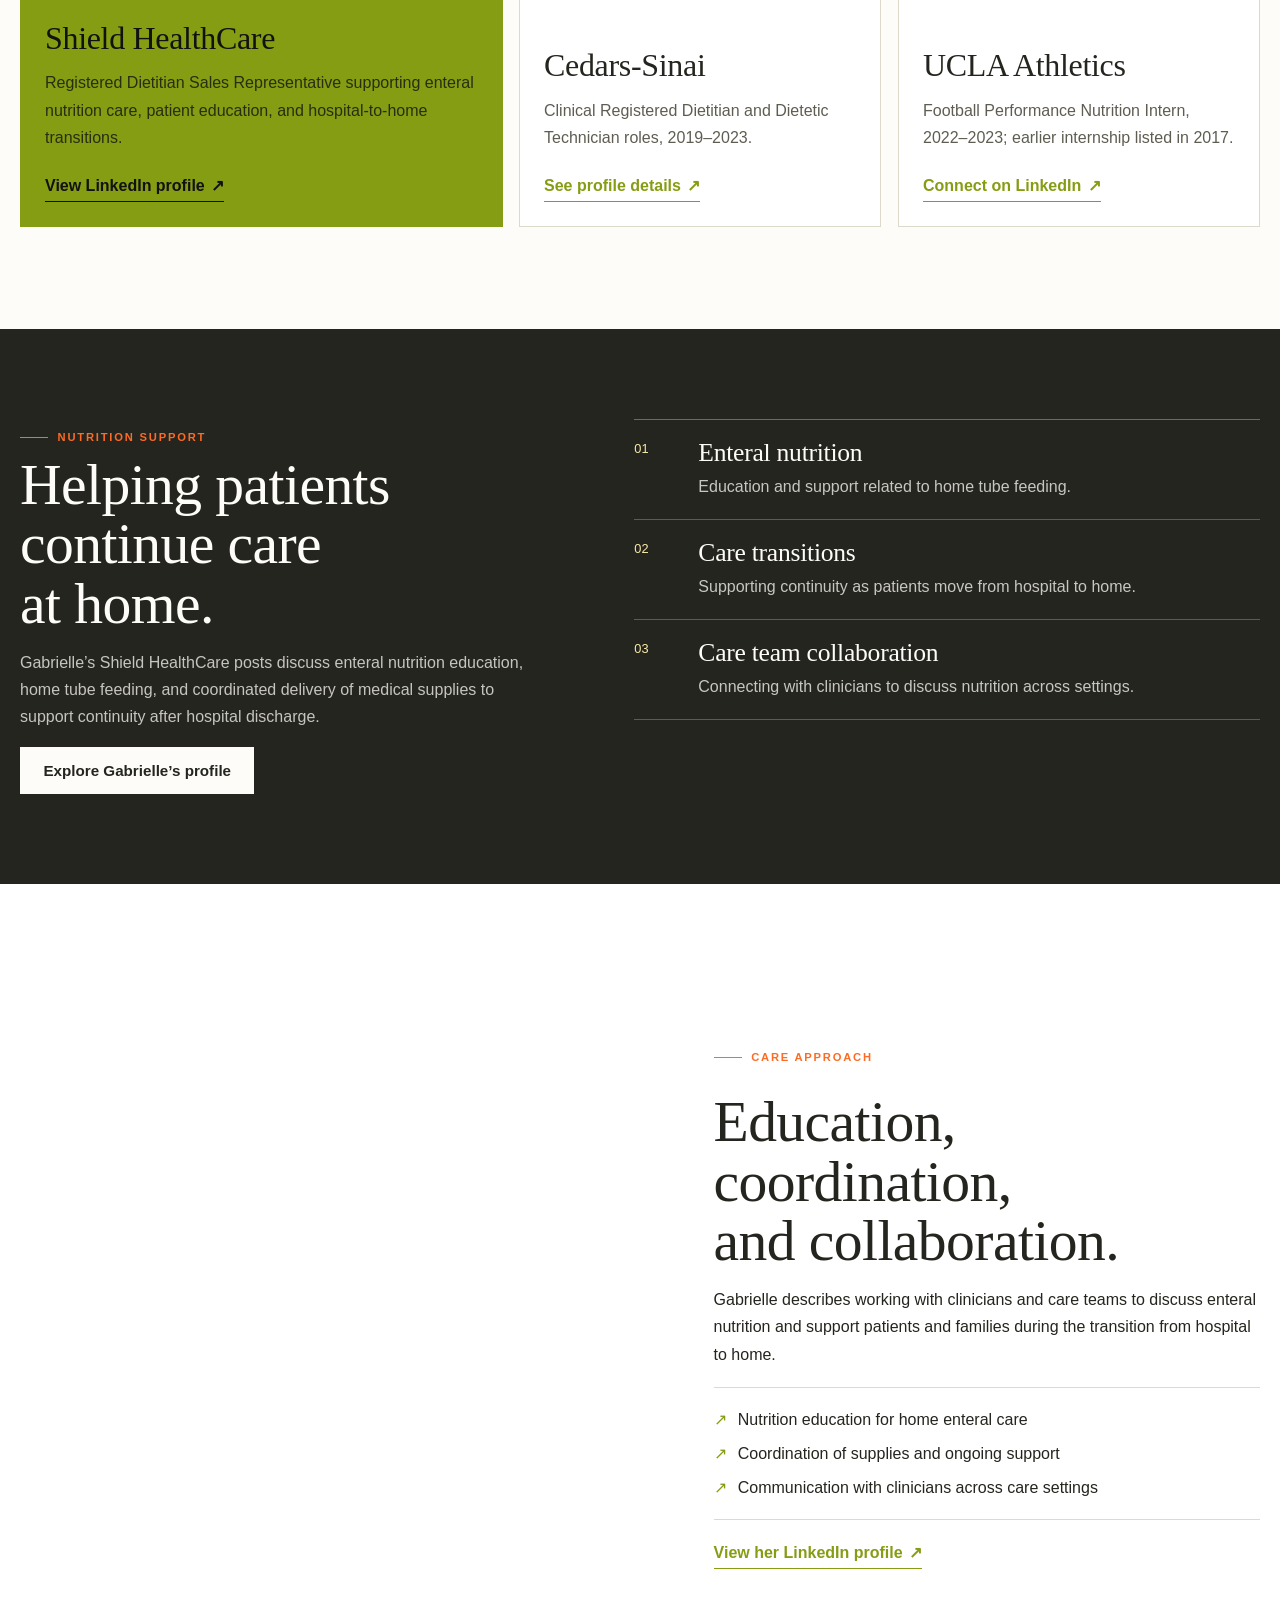
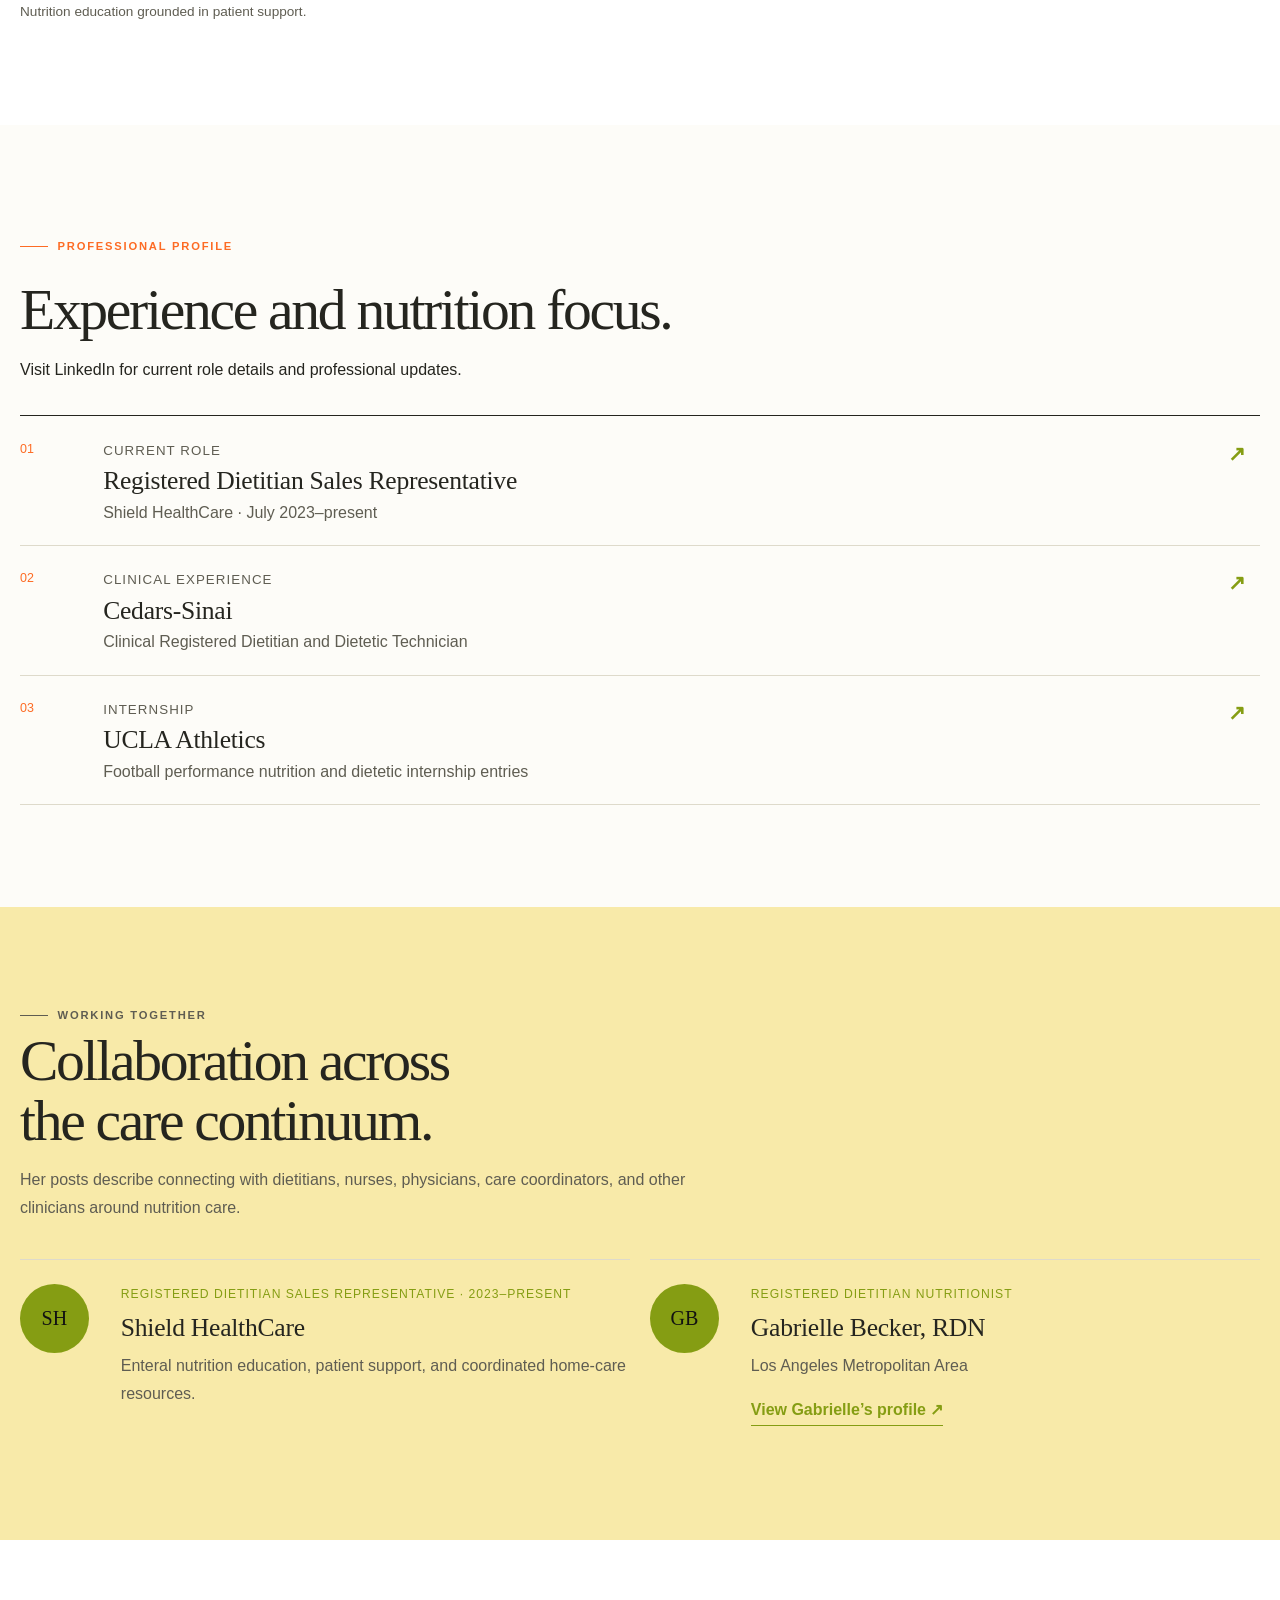
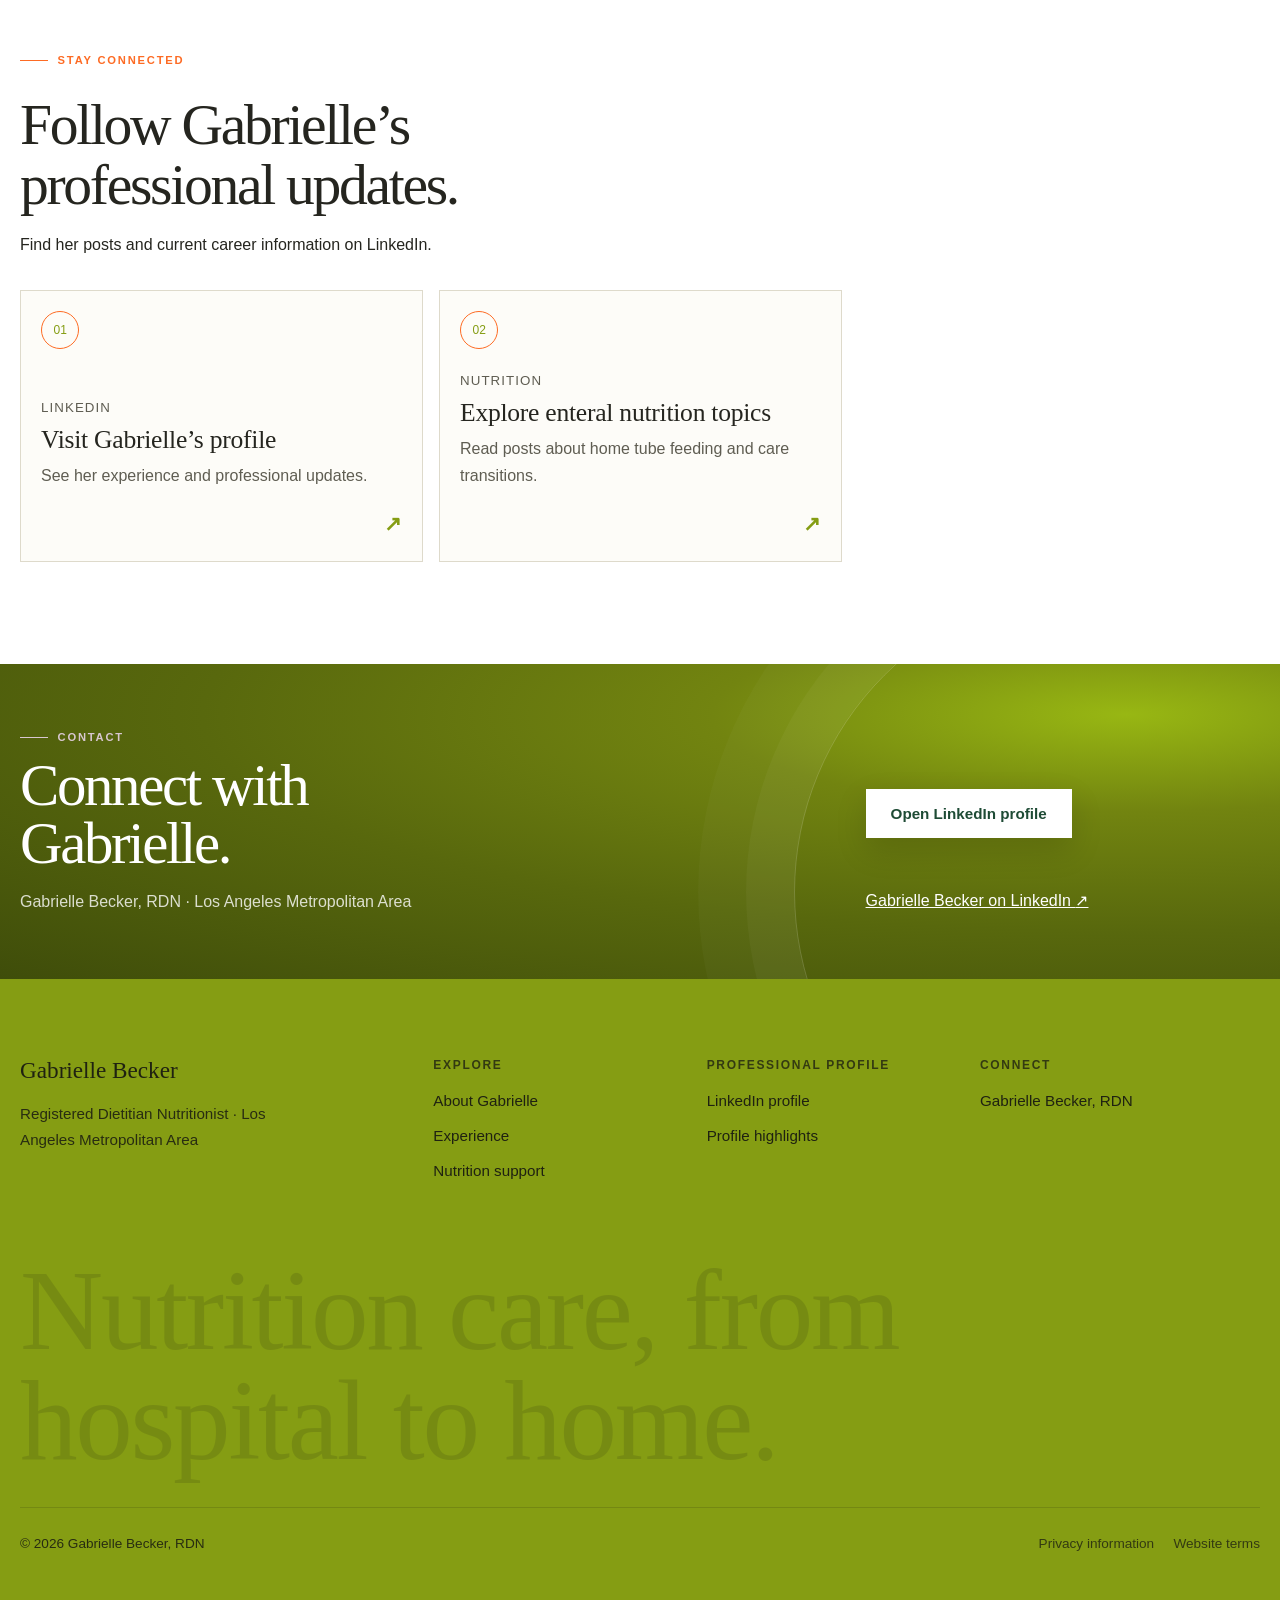
<file: contact.html>
<!DOCTYPE html><html lang="en"><head><meta charset="utf-8"><meta name="viewport" content="width=device-width, initial-scale=1"><meta http-equiv="refresh" content="0;url=index.html#contact"><title>Contact Gabrielle | Gabrielle Becker, RDN</title></head><body><a href="index.html#contact">Continue to Contact Gabrielle</a></body></html>
</file>
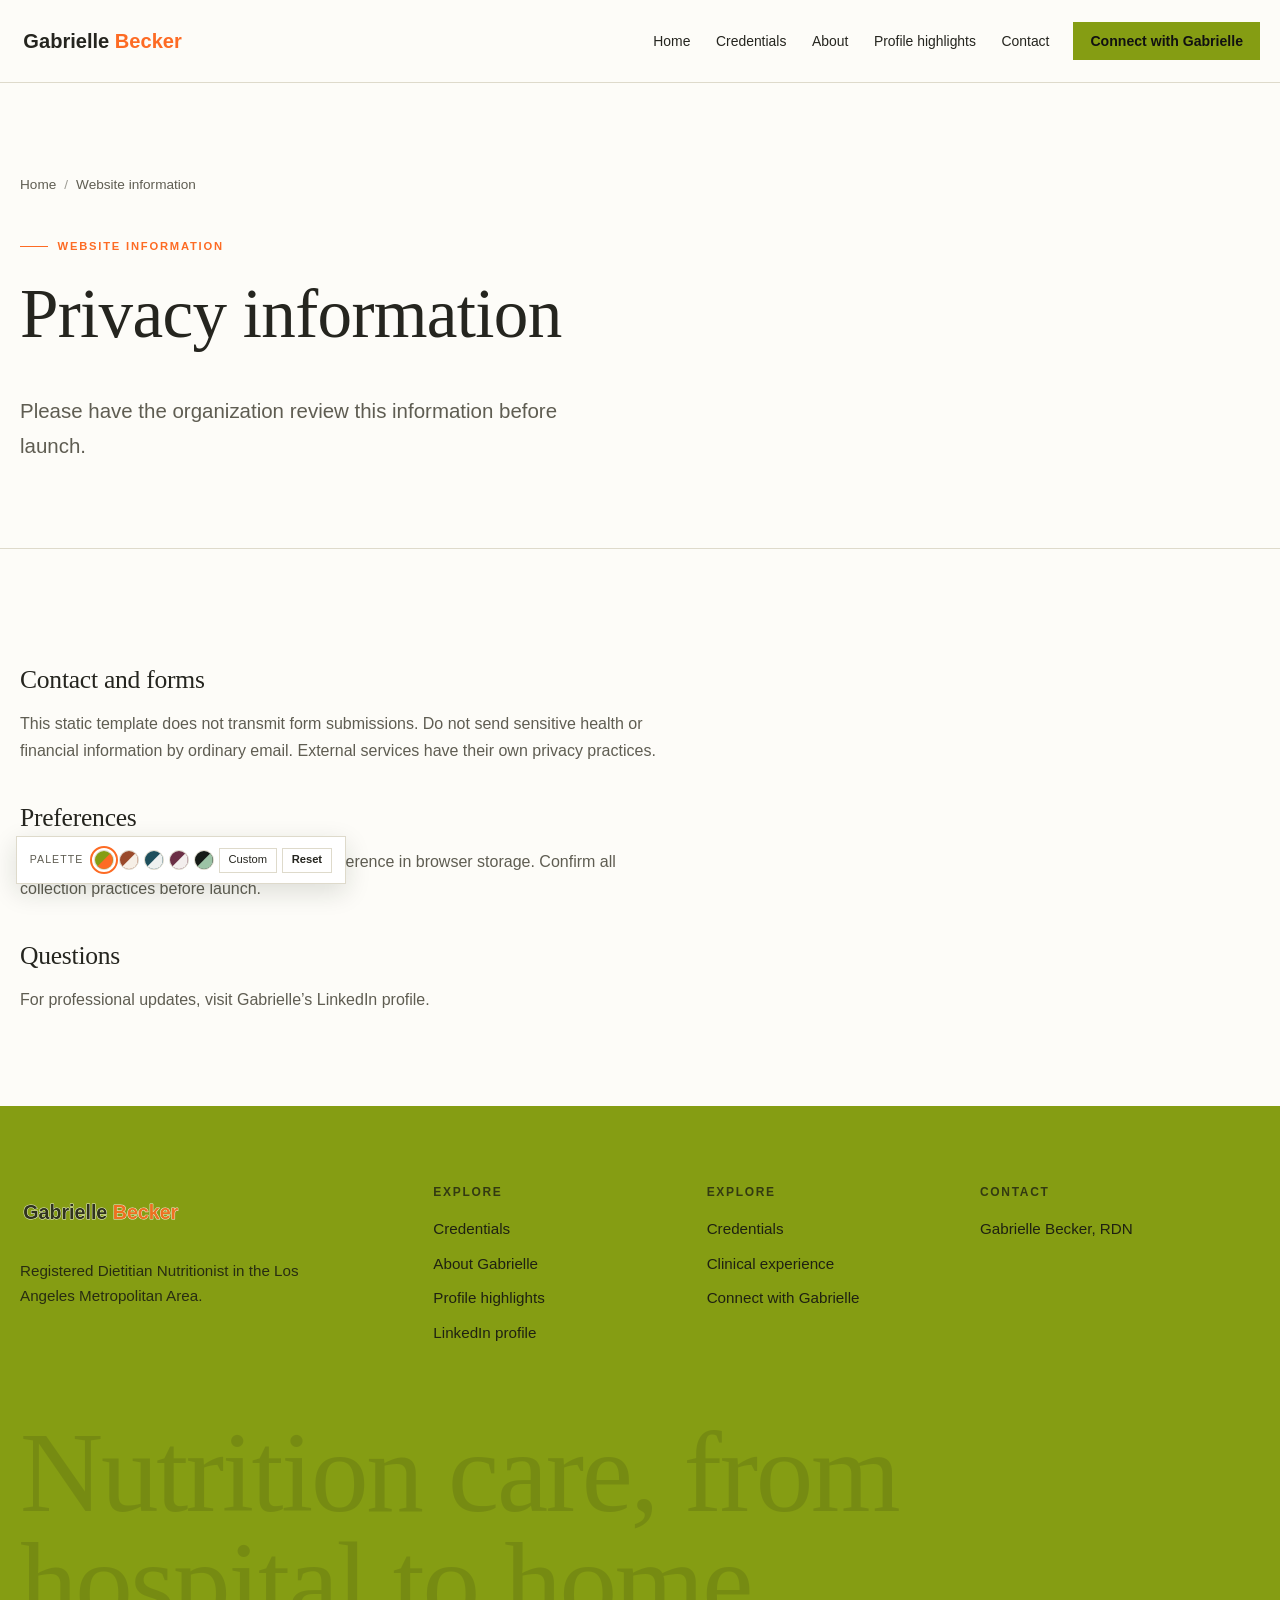
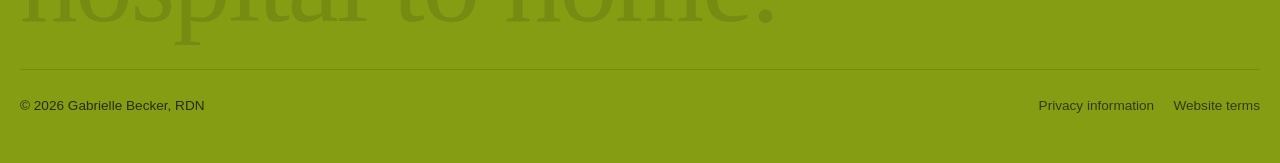
<file: privacy-policy.html>
<!DOCTYPE html><html lang="en" data-theme="sage"><head><meta charset="UTF-8"><meta name="viewport" content="width=device-width, initial-scale=1"><title>Privacy Information | Gabrielle Becker, RDN</title><meta name="description" content="Privacy information for the Gabrielle Becker, RDN website."><meta property="og:type" content="website"><meta property="og:site_name" content="Gabrielle Becker, RDN"><meta property="og:title" content="Privacy Information | Gabrielle Becker, RDN"><meta property="og:description" content="Privacy information for the Gabrielle Becker, RDN website."><meta property="og:image" content="assets/hero.jpg"><meta name="theme-color" content="#859D13"><link rel="icon" href="favicon.svg" type="image/svg+xml"><script src="theme-init.js"></script><link rel="preconnect" href="https://fonts.googleapis.com"><link rel="preconnect" href="https://fonts.gstatic.com" crossorigin><link rel="stylesheet" href="https://fonts.googleapis.com/css2?family=Instrument+Sans:wght@400;500;600&family=Newsreader:ital,opsz,wght@0,6..72,400;1,6..72,400&display=swap"><link rel="stylesheet" href="styles.css"><script type="application/ld+json">{"@context":"https://schema.org","@type":"WebPage","name":"Gabrielle Becker, RDN","url":"https://www.linkedin.com/in/gabrielle-becker-rdn-b31333184/"}</script></head><body class=""><a href="#main" class="skip-link">Skip to main content</a><header class="site-header"><div class="wrap header-inner"><a href="index.html" class="brand" aria-label="Gabrielle Becker, RDN, home"><img class="brand-logo" src="assets/organization-logo.svg" alt="Gabrielle Becker, RDN"></a><nav class="main-nav" id="main-nav" aria-label="Primary"><ul class="nav-list"><li><a href="index.html">Home</a></li><li><a href="services.html">Credentials</a></li><li><a href="about.html">About</a></li><li><a href="resources.html">Profile highlights</a></li><li><a href="contact.html">Contact</a></li></ul><div class="mobile-only"><a href="https://www.linkedin.com/in/gabrielle-becker-rdn-b31333184/" class="btn">Connect with Gabrielle</a></div></nav><div class="header-tools"><a href="https://www.linkedin.com/in/gabrielle-becker-rdn-b31333184/" class="btn btn-sm header-cta">Connect with Gabrielle</a><button type="button" class="menu-toggle" aria-expanded="false" aria-controls="main-nav" aria-label="Open menu"><span></span></button></div></div></header><main id="main"><section class="page-hero"><div class="wrap"><nav class="crumbs"><ol><li><a href="index.html">Home</a></li><li>Website information</li></ol></nav><p class="kicker">Website information</p><h1 style="max-width:22ch">Privacy information</h1><p class="lead">Please have the organization review this information before launch.</p></div></section><section class="section-tight"><div class="wrap"><article class="legal"><h2>Contact and forms</h2><p>This static template does not transmit form submissions. Do not send sensitive health or financial information by ordinary email. External services have their own privacy practices.</p><h2>Preferences</h2><p>The theme control may store your display preference in browser storage. Confirm all collection practices before launch.</p><h2>Questions</h2><p>For professional updates, visit Gabrielle’s LinkedIn profile.</p></article></div></section></main><footer class="site-footer"><div class="wrap"><div class="footer-grid"><div><a href="index.html" class="brand" style="margin-bottom:1.2rem"><img class="brand-logo" src="assets/organization-logo.svg" alt="Gabrielle Becker, RDN"></a><p style="max-width:34ch;opacity:.8">Registered Dietitian Nutritionist in the Los Angeles Metropolitan Area.</p></div><div><h2>Explore</h2><ul><li><a href="services.html">Credentials</a></li><li><a href="about.html">About Gabrielle</a></li><li><a href="resources.html">Profile highlights</a></li><li><a href="https://www.linkedin.com/in/gabrielle-becker-rdn-b31333184/">LinkedIn profile</a></li></ul></div><div><h2>Explore</h2><ul><li><a href="https://www.linkedin.com/in/gabrielle-becker-rdn-b31333184/">Credentials</a></li><li><a href="https://www.linkedin.com/in/gabrielle-becker-rdn-b31333184/">Clinical experience</a></li><li><a href="https://www.linkedin.com/in/gabrielle-becker-rdn-b31333184/">Connect with Gabrielle</a></li></ul></div><div><h2>Contact</h2><address style="font-style:normal"><a href="https://www.linkedin.com/in/gabrielle-becker-rdn-b31333184/">Gabrielle Becker, RDN</a></address></div></div><p class="footer-word" aria-hidden="true">Nutrition care, from hospital to home.</p><div class="footer-bottom"><p>&copy; <span data-year>2026</span> Gabrielle Becker, RDN</p><nav aria-label="Legal"><a href="privacy-policy.html">Privacy information</a><a href="terms.html">Website terms</a></nav></div></div></footer><div class="palette palette-dock" role="group" aria-label="Colour palette">
  <span class="palette-label">Palette</span>
  <div class="palette-swatches">
    <button type="button" class="swatch" data-set-theme="sage" aria-pressed="true" aria-label="Sage palette" title="Sage"></button>
    <button type="button" class="swatch" data-set-theme="clay" aria-pressed="false" aria-label="Clay palette" title="Clay"></button>
    <button type="button" class="swatch" data-set-theme="harbor" aria-pressed="false" aria-label="Harbor palette" title="Harbor"></button>
    <button type="button" class="swatch" data-set-theme="plum" aria-pressed="false" aria-label="Plum palette" title="Plum"></button>
    <button type="button" class="swatch" data-set-theme="night" aria-pressed="false" aria-label="Night palette" title="Night"></button>
    <button type="button" class="palette-custom-toggle" aria-expanded="false">Custom</button>
    <button type="button" class="palette-reset-default" data-reset-default-palette aria-label="Reset palette to default colors" title="Reset to default colors">Reset</button>
  </div>
  <div class="palette-custom-controls" hidden>
    <p class="palette-custom-title">Make your own palette</p>
    <label>Page background <input type="color" data-custom-color="bg" value="#FAFAF7"></label>
    <label>Text <input type="color" data-custom-color="ink" value="#000000"></label>
    <label>Accent <input type="color" data-custom-color="accent" value="#97798E"></label>
    <div class="palette-custom-actions"><button type="button" class="palette-apply" data-apply-custom-palette>Apply colors</button><button type="button" class="palette-reset" data-reset-custom-palette>Reset</button></div>
    <p class="palette-custom-help">For clear contrast, pair a light page with dark text or a dark page with light text.</p>
    <p class="palette-custom-status" role="status" aria-live="polite"></p>
  </div>
</div><script src="script.js" defer></script></body></html>
</file>
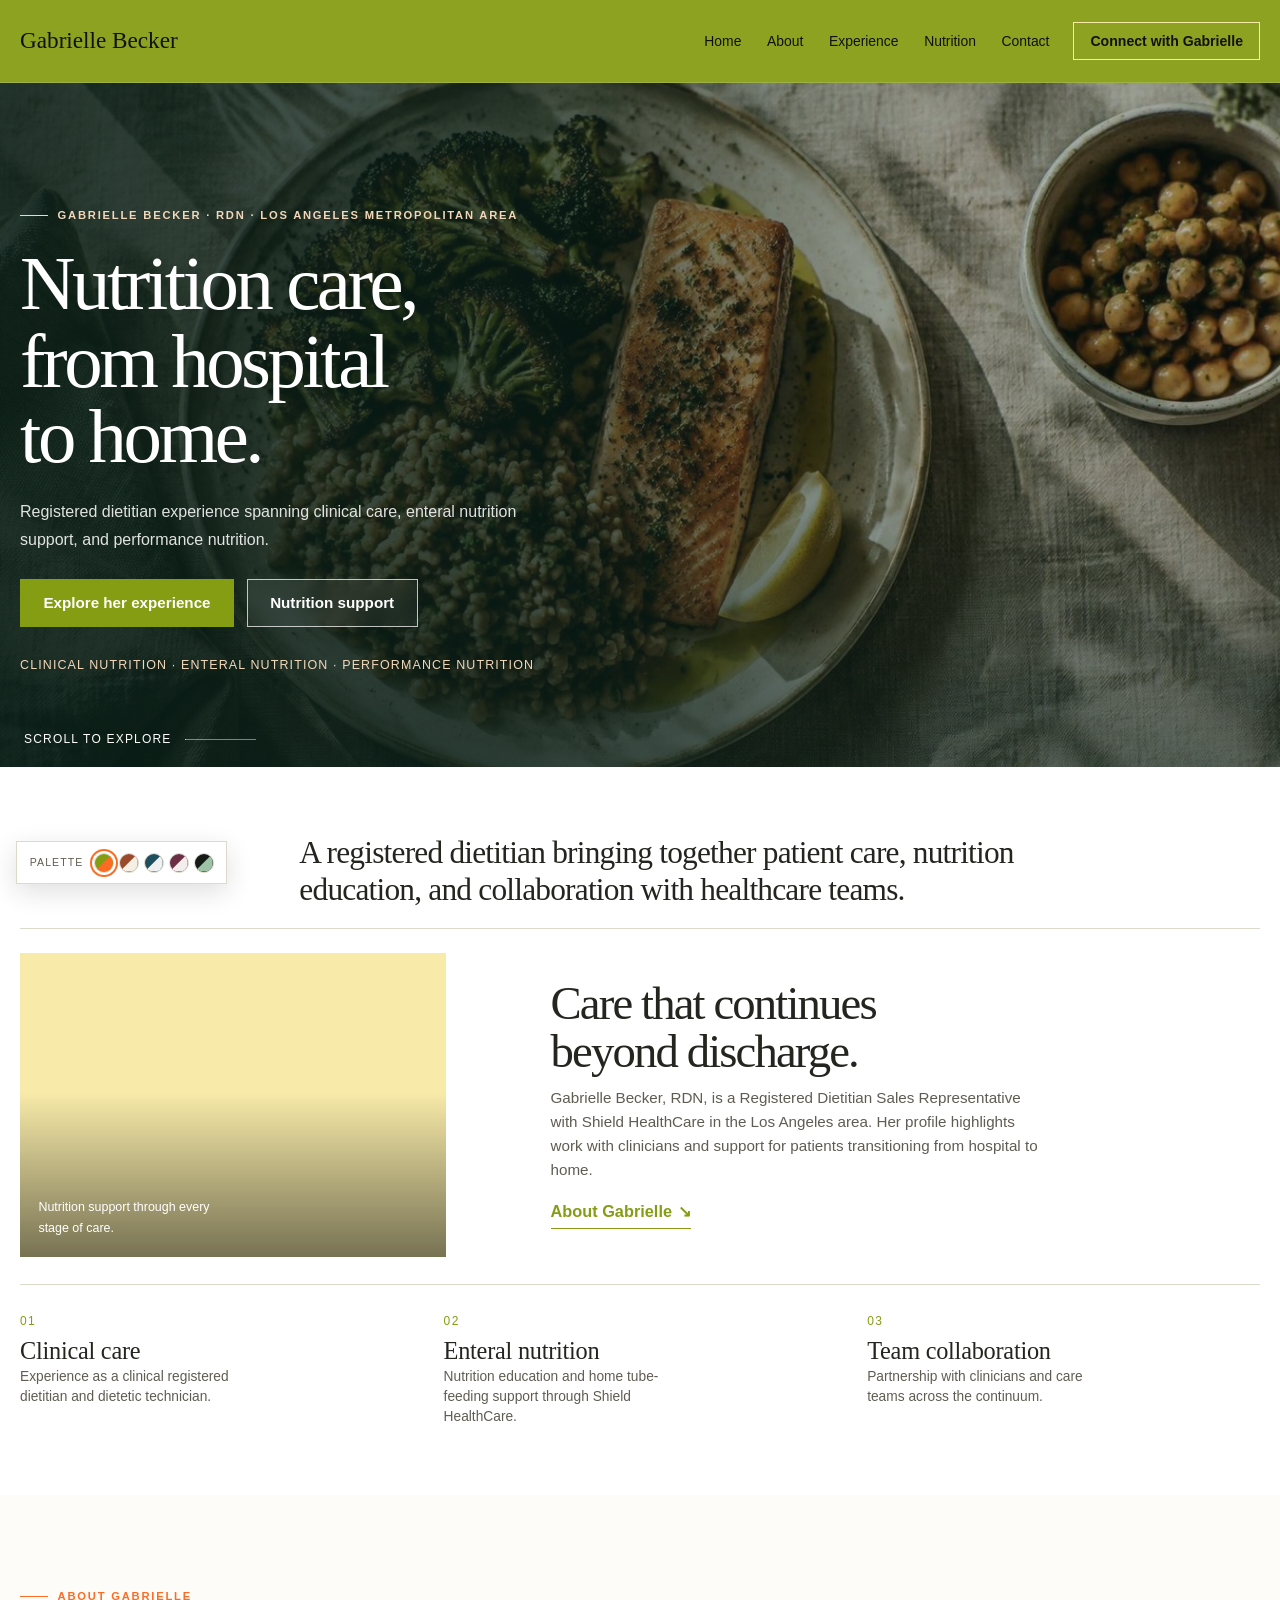
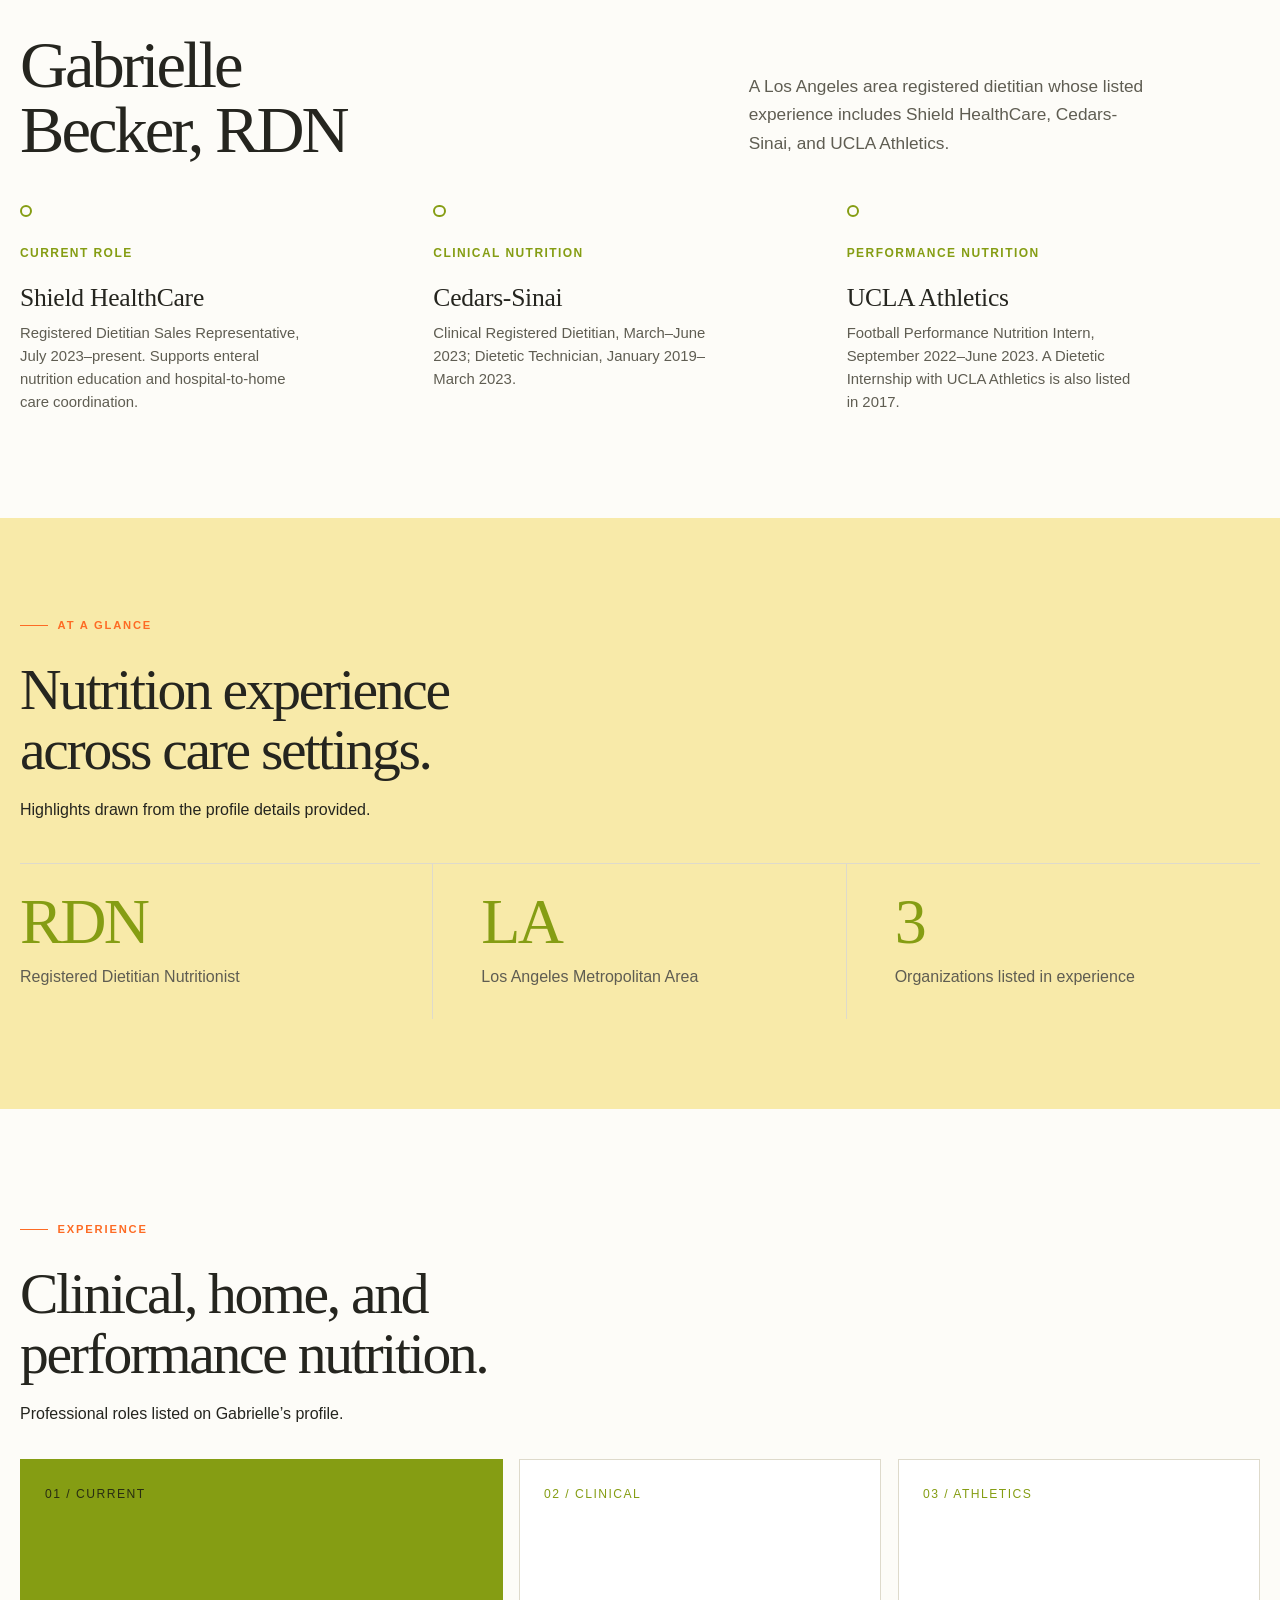
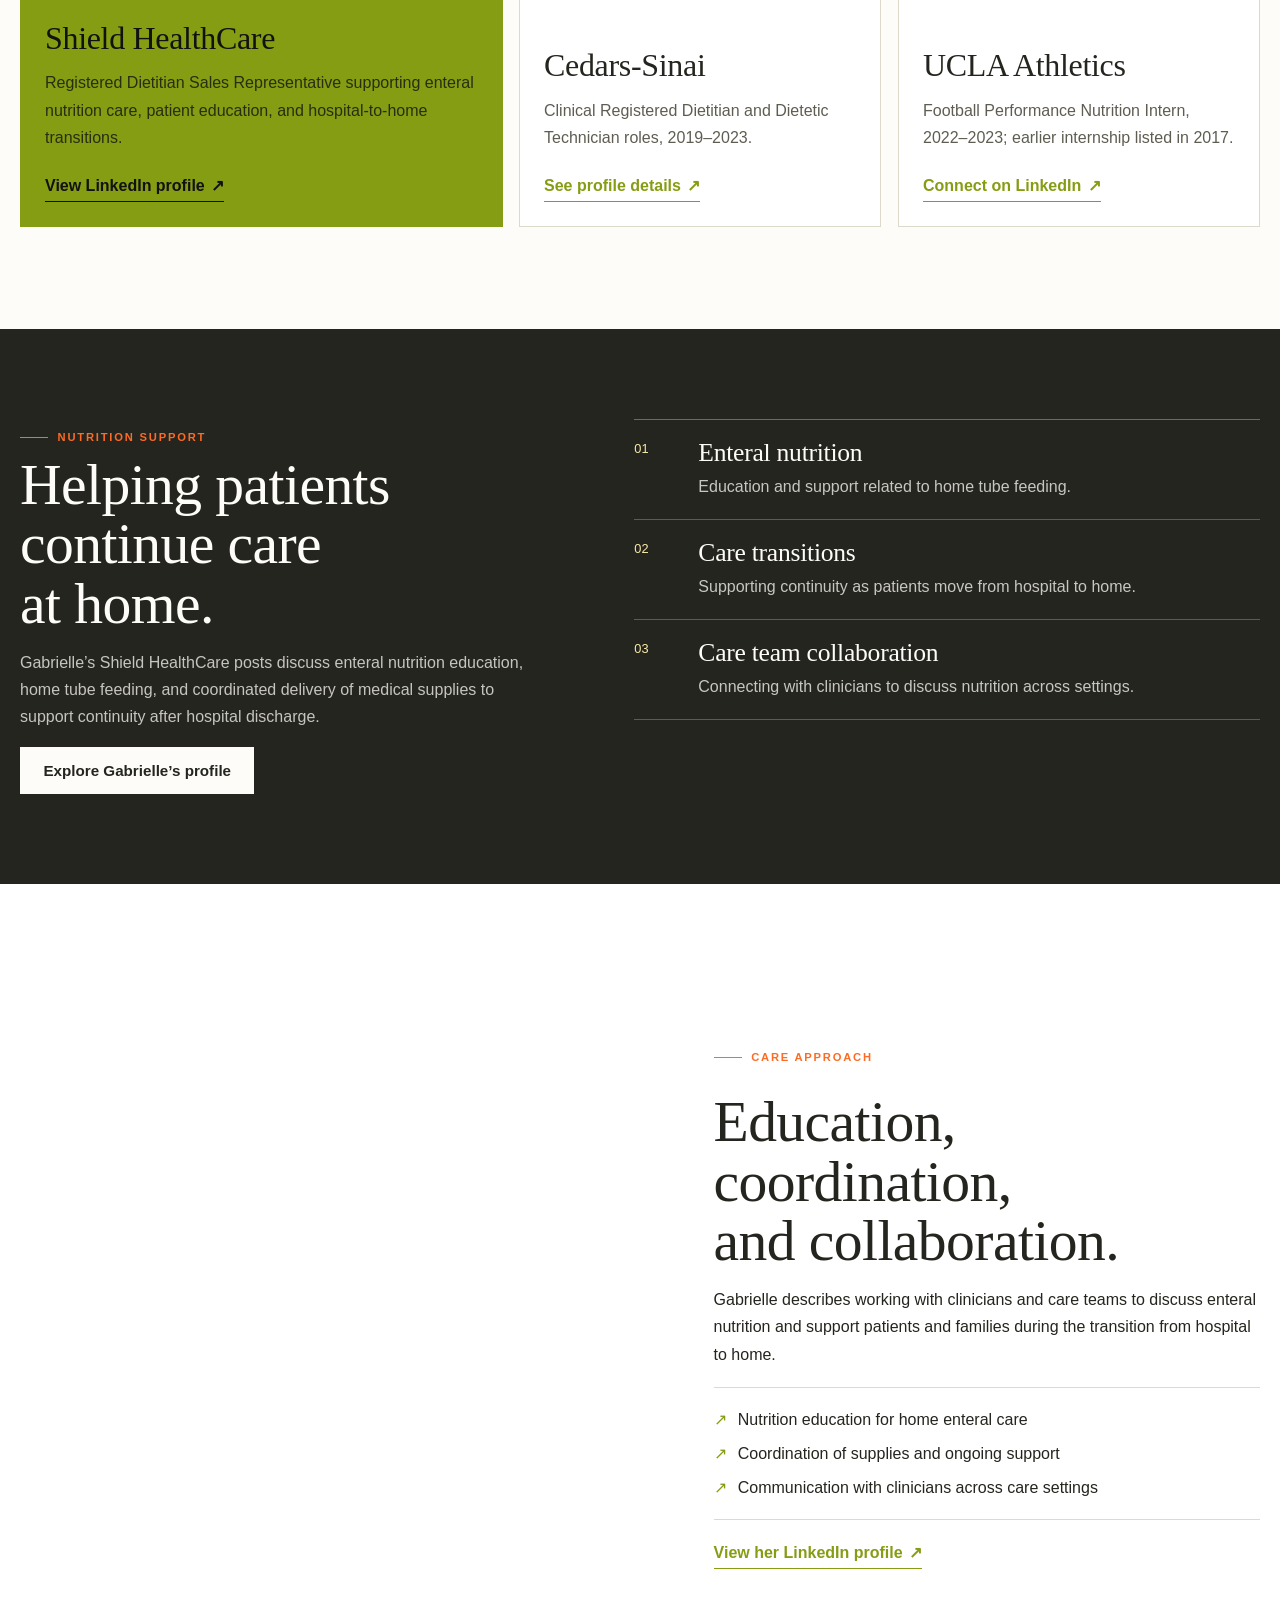
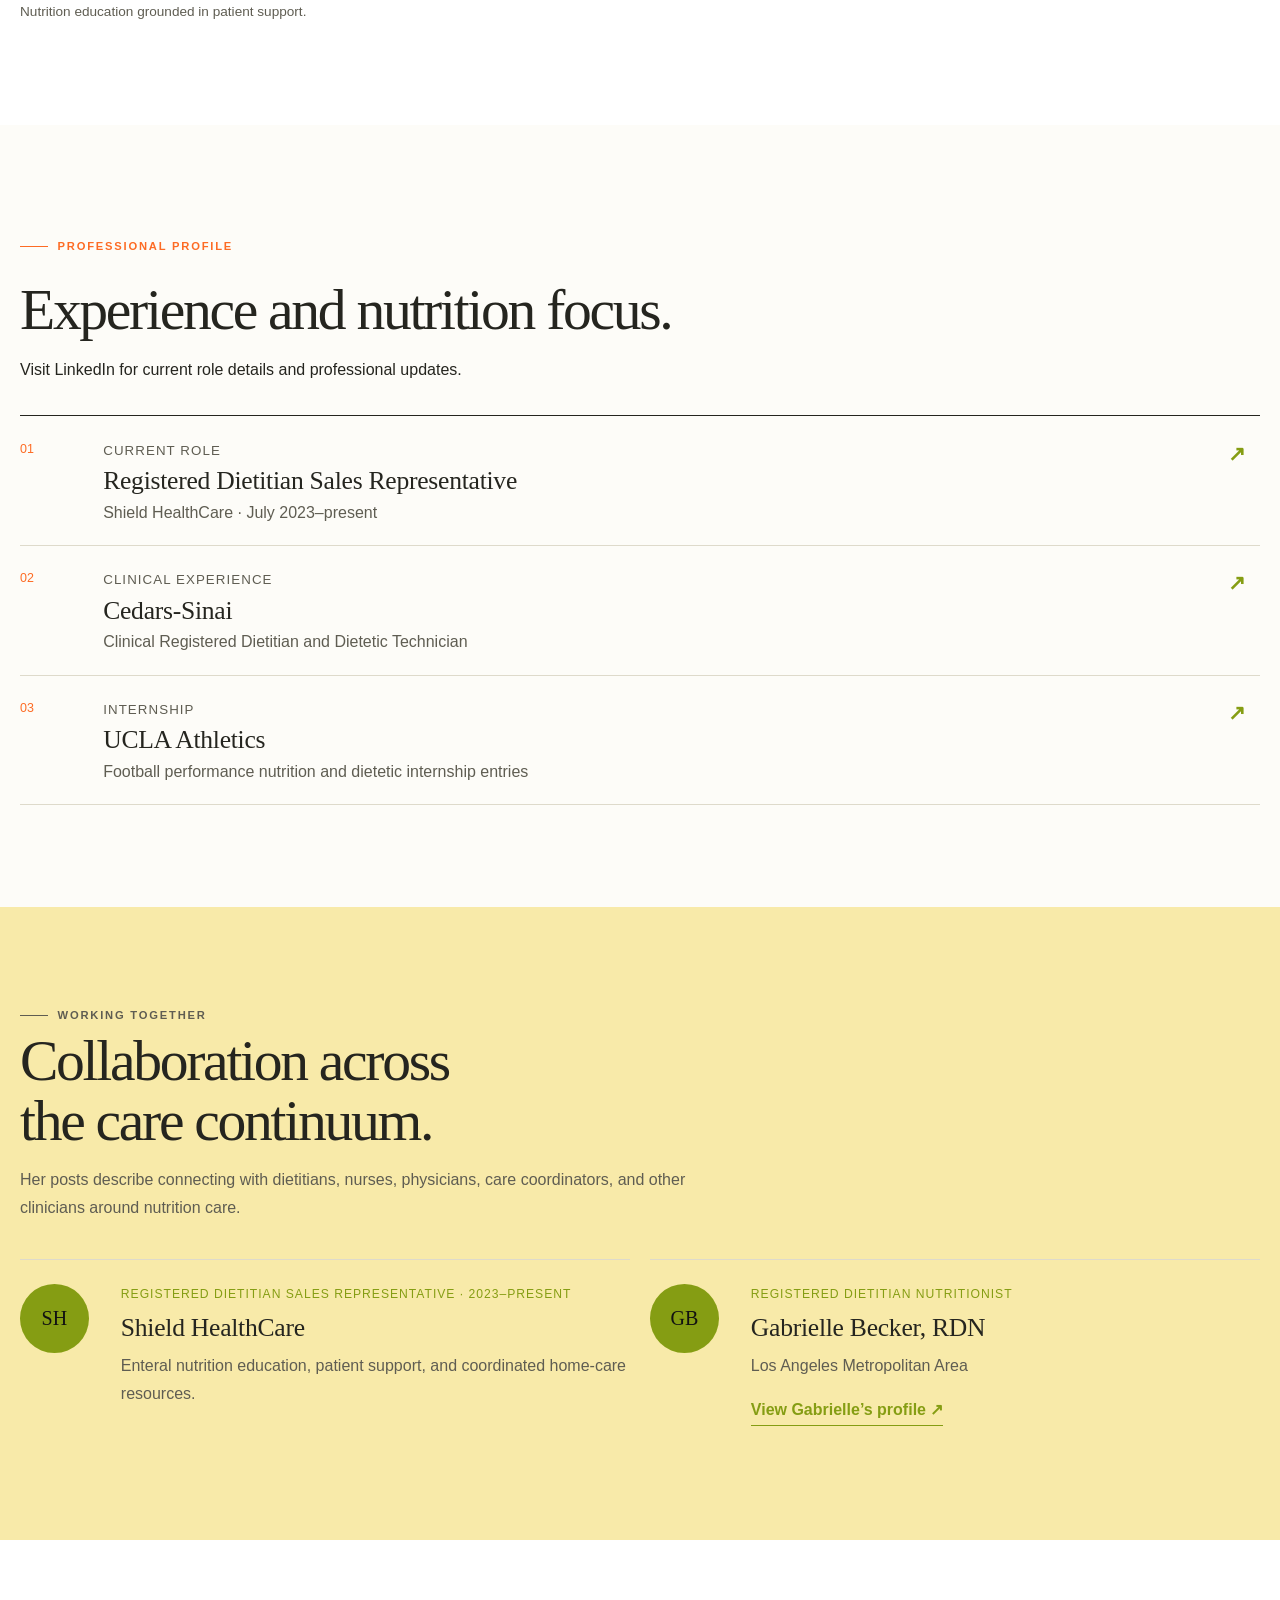
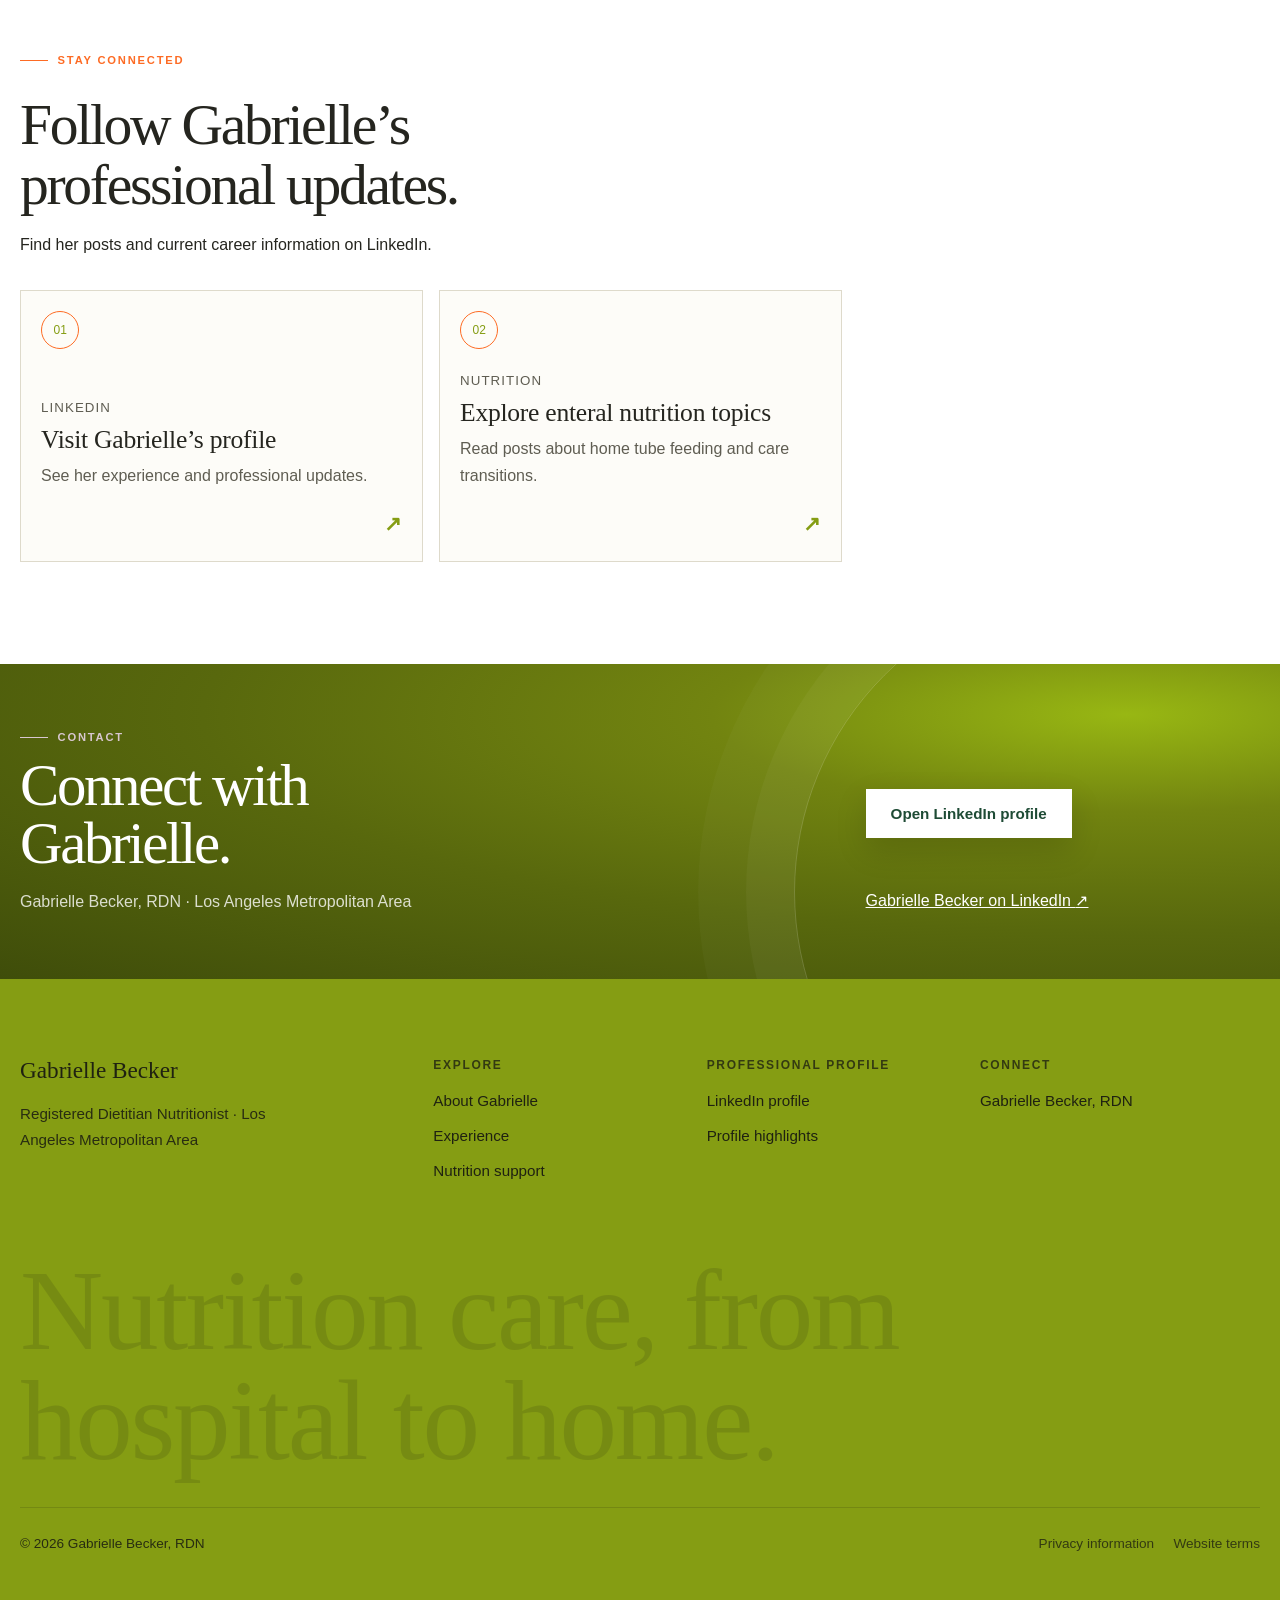
<file: resources.html>
<!DOCTYPE html><html lang="en"><head><meta charset="utf-8"><meta name="viewport" content="width=device-width, initial-scale=1"><meta http-equiv="refresh" content="0;url=index.html#resources"><title>Profile highlights | Gabrielle Becker, RDN</title></head><body><a href="index.html#resources">Continue to Profile highlights</a></body></html>
</file>
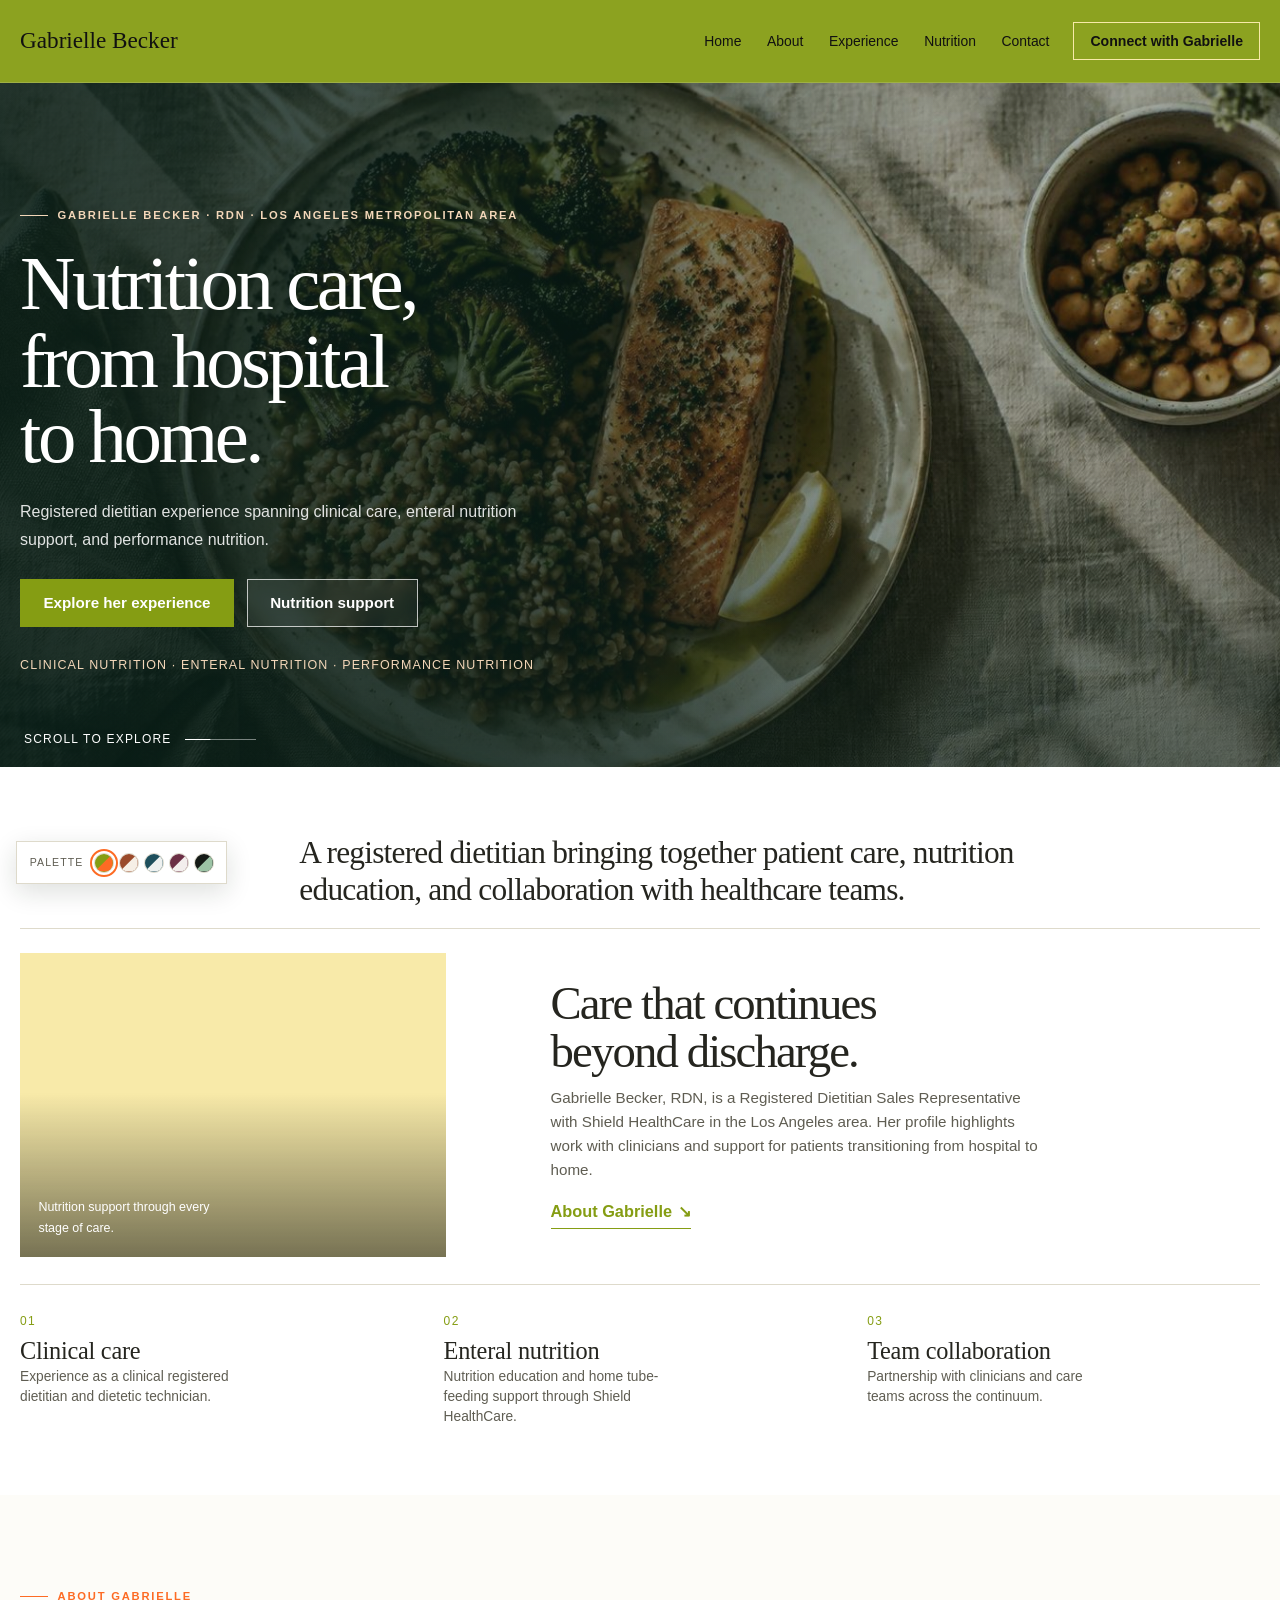
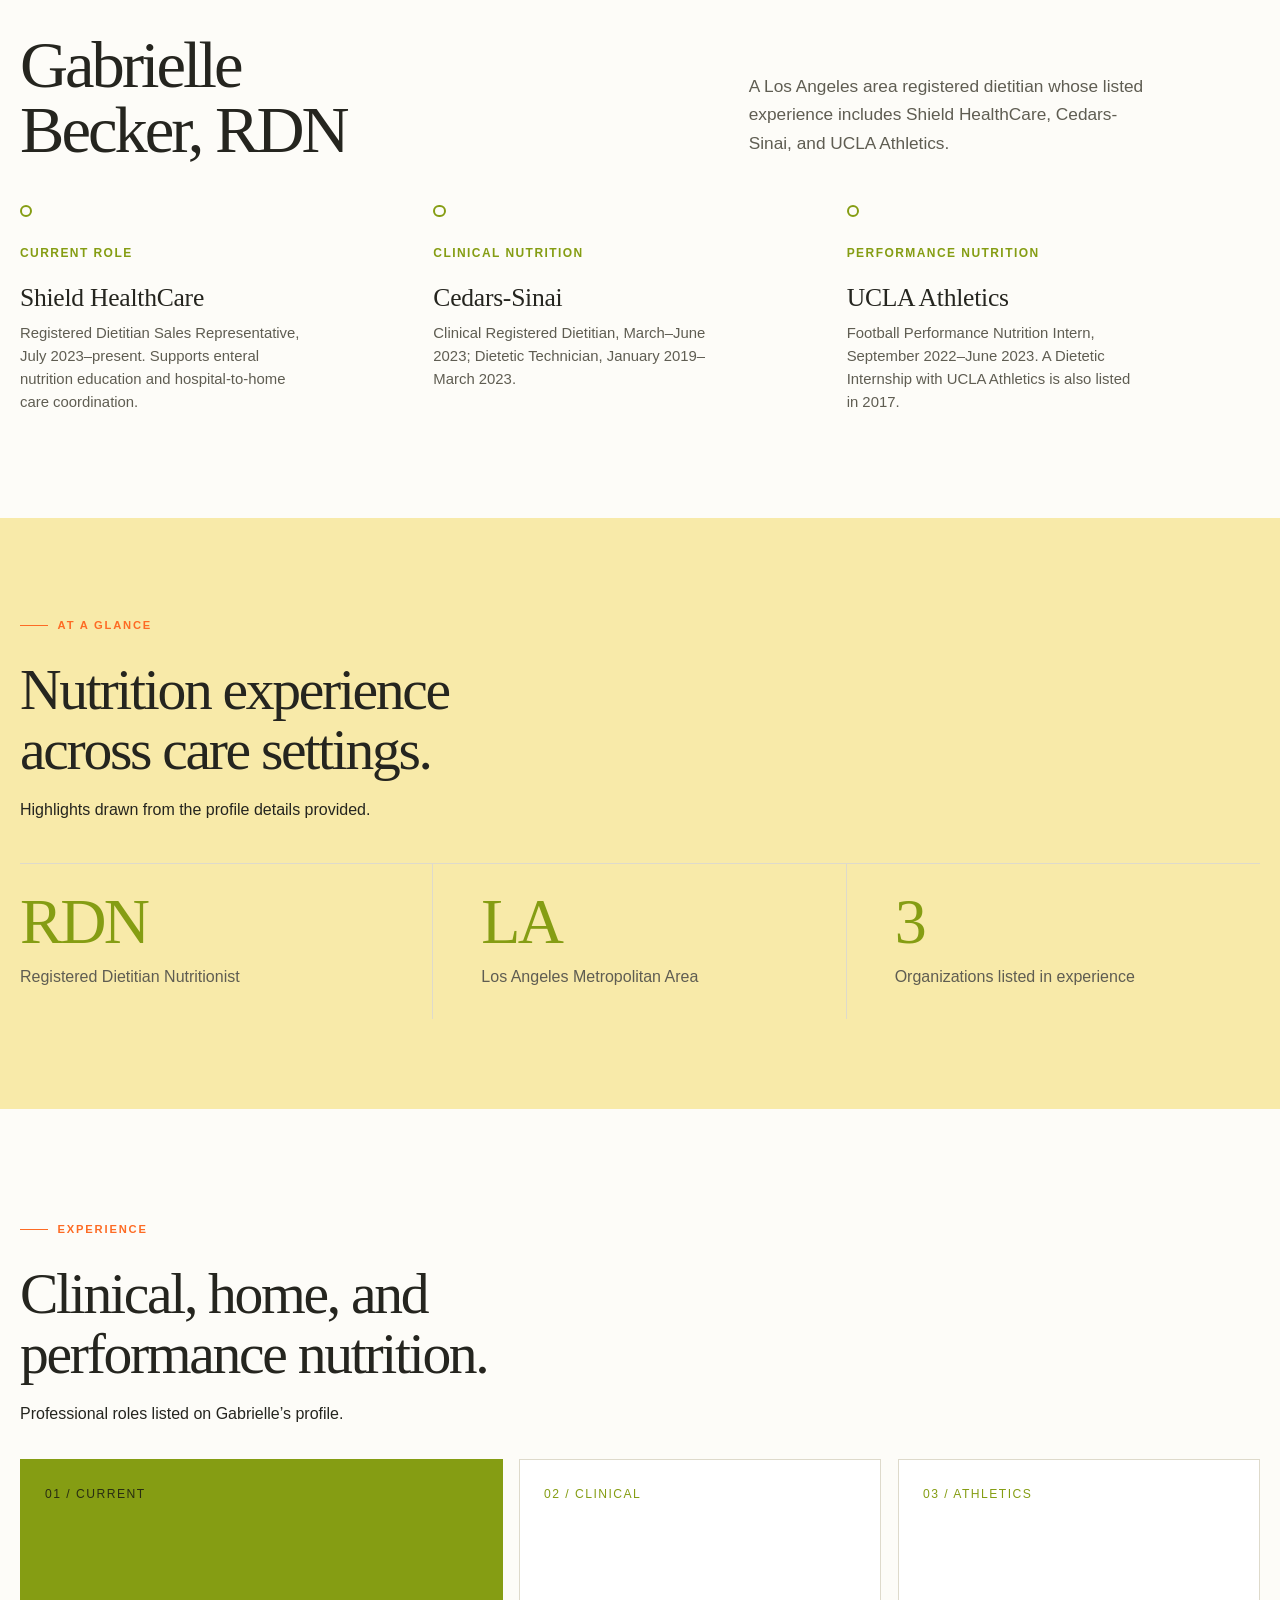
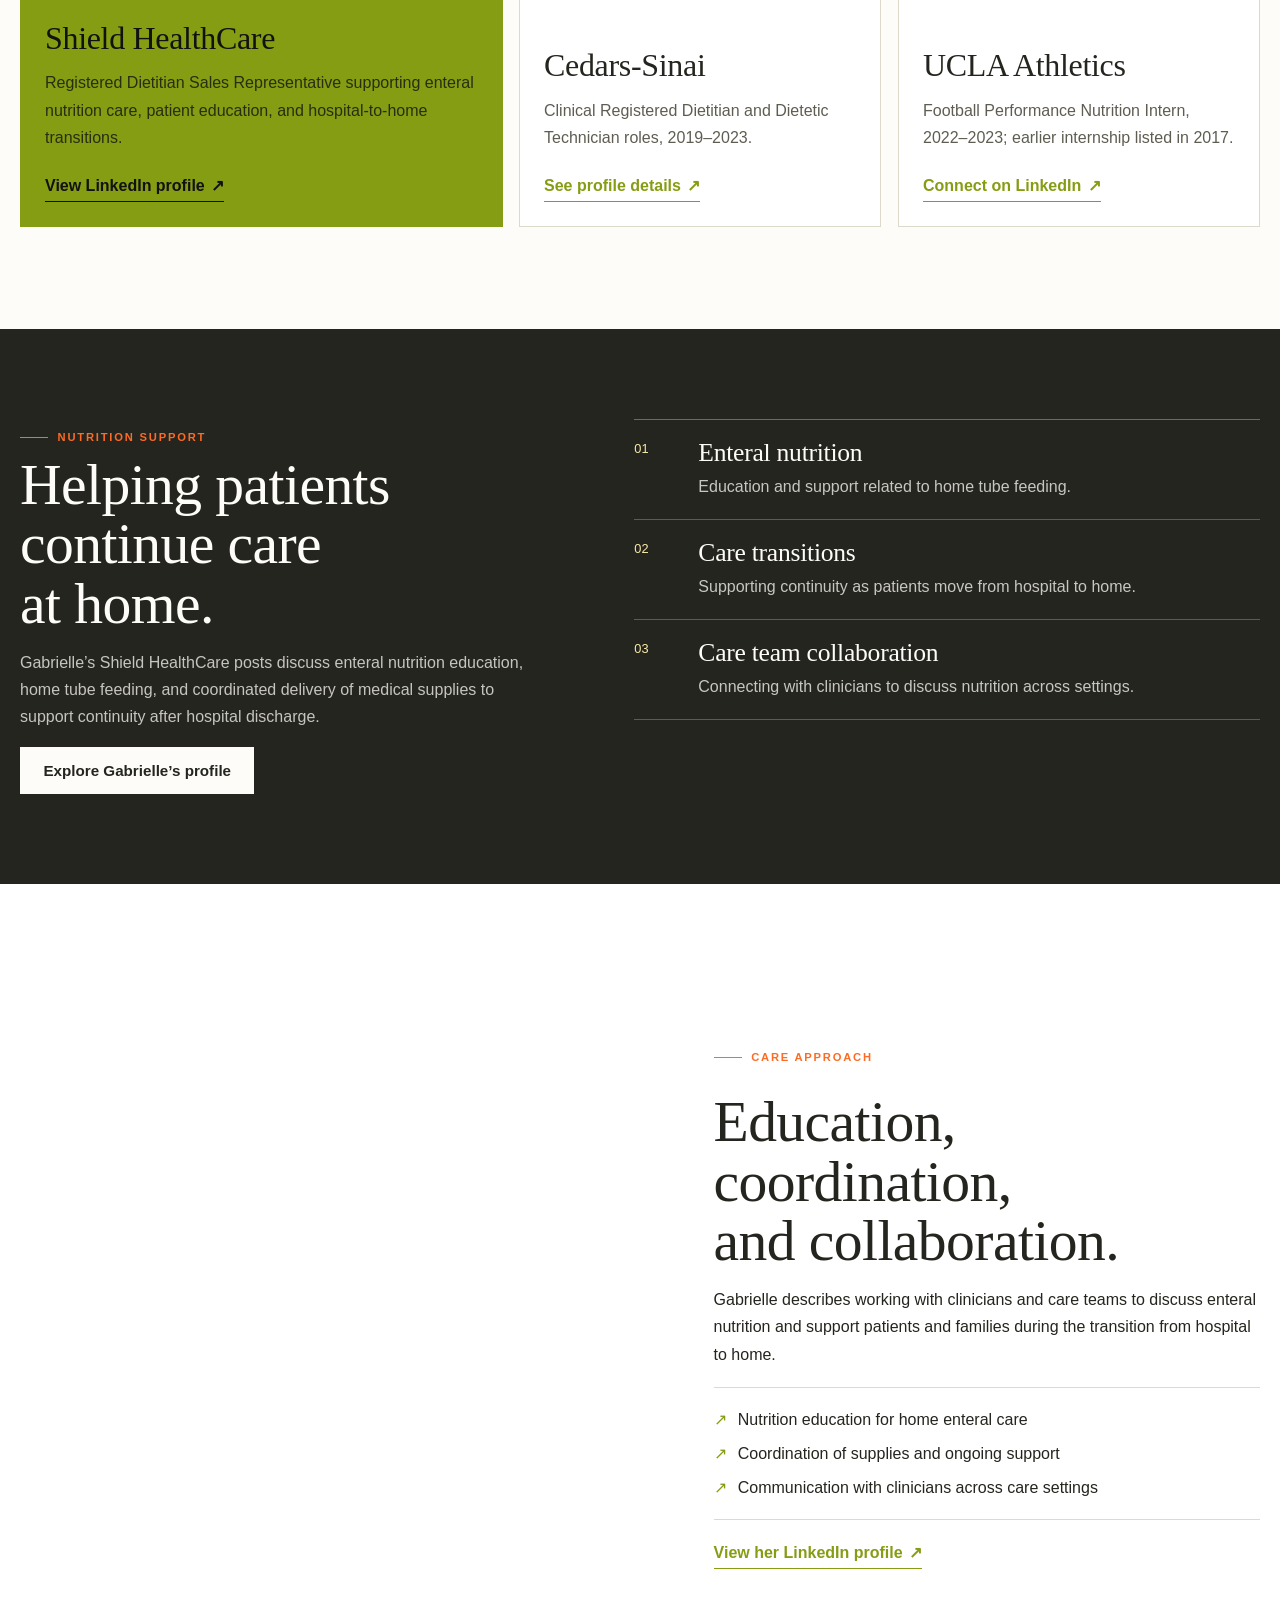
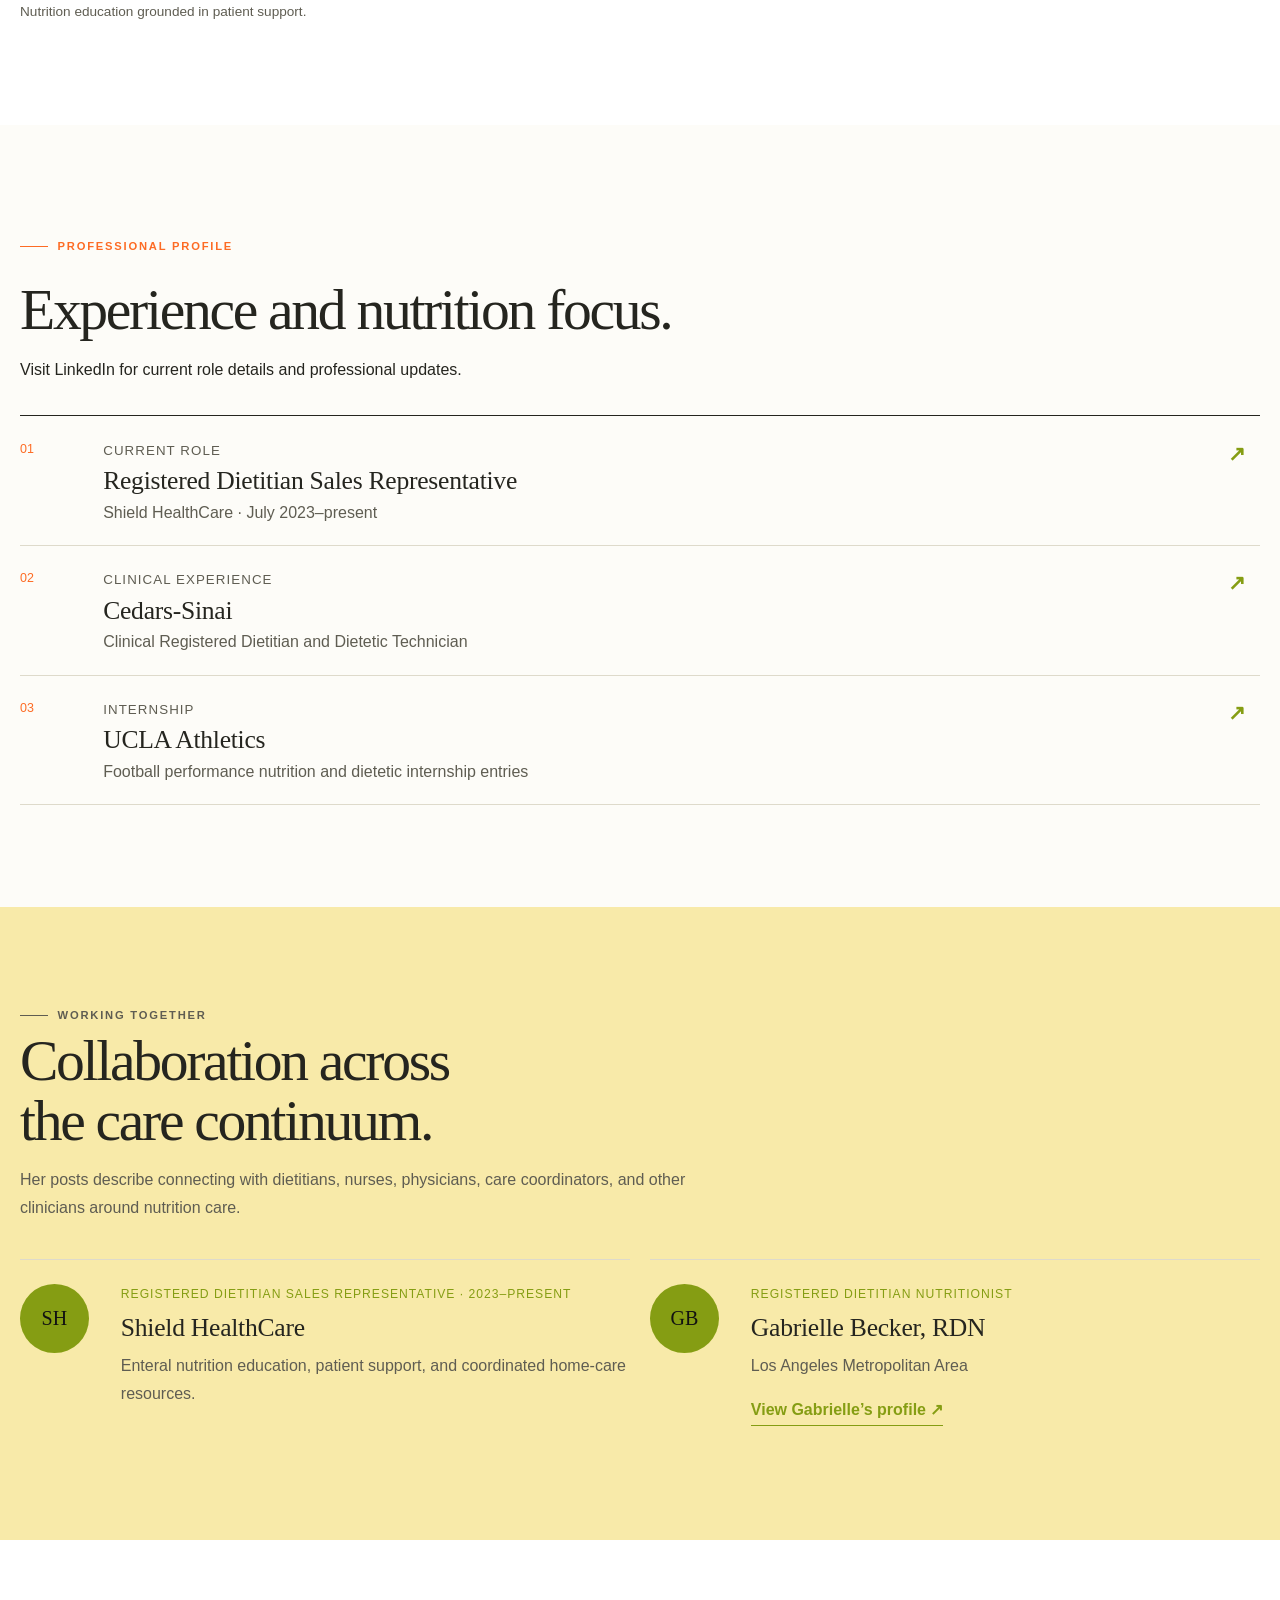
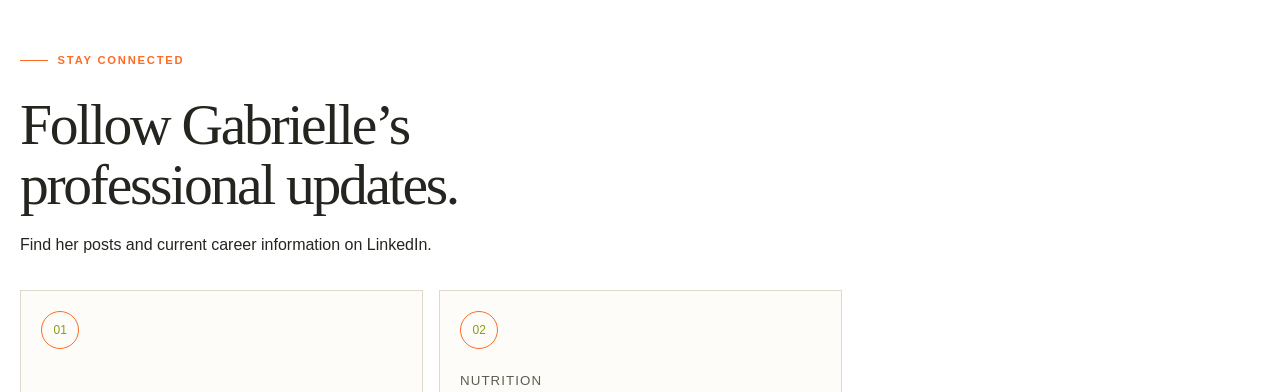
<file: services.html>
<!DOCTYPE html><html lang="en"><head><meta charset="utf-8"><meta name="viewport" content="width=device-width, initial-scale=1"><meta http-equiv="refresh" content="0;url=index.html#programs"><title>Credentials | Gabrielle Becker, RDN</title></head><body><a href="index.html#programs">Continue to Credentials</a></body></html>
</file>
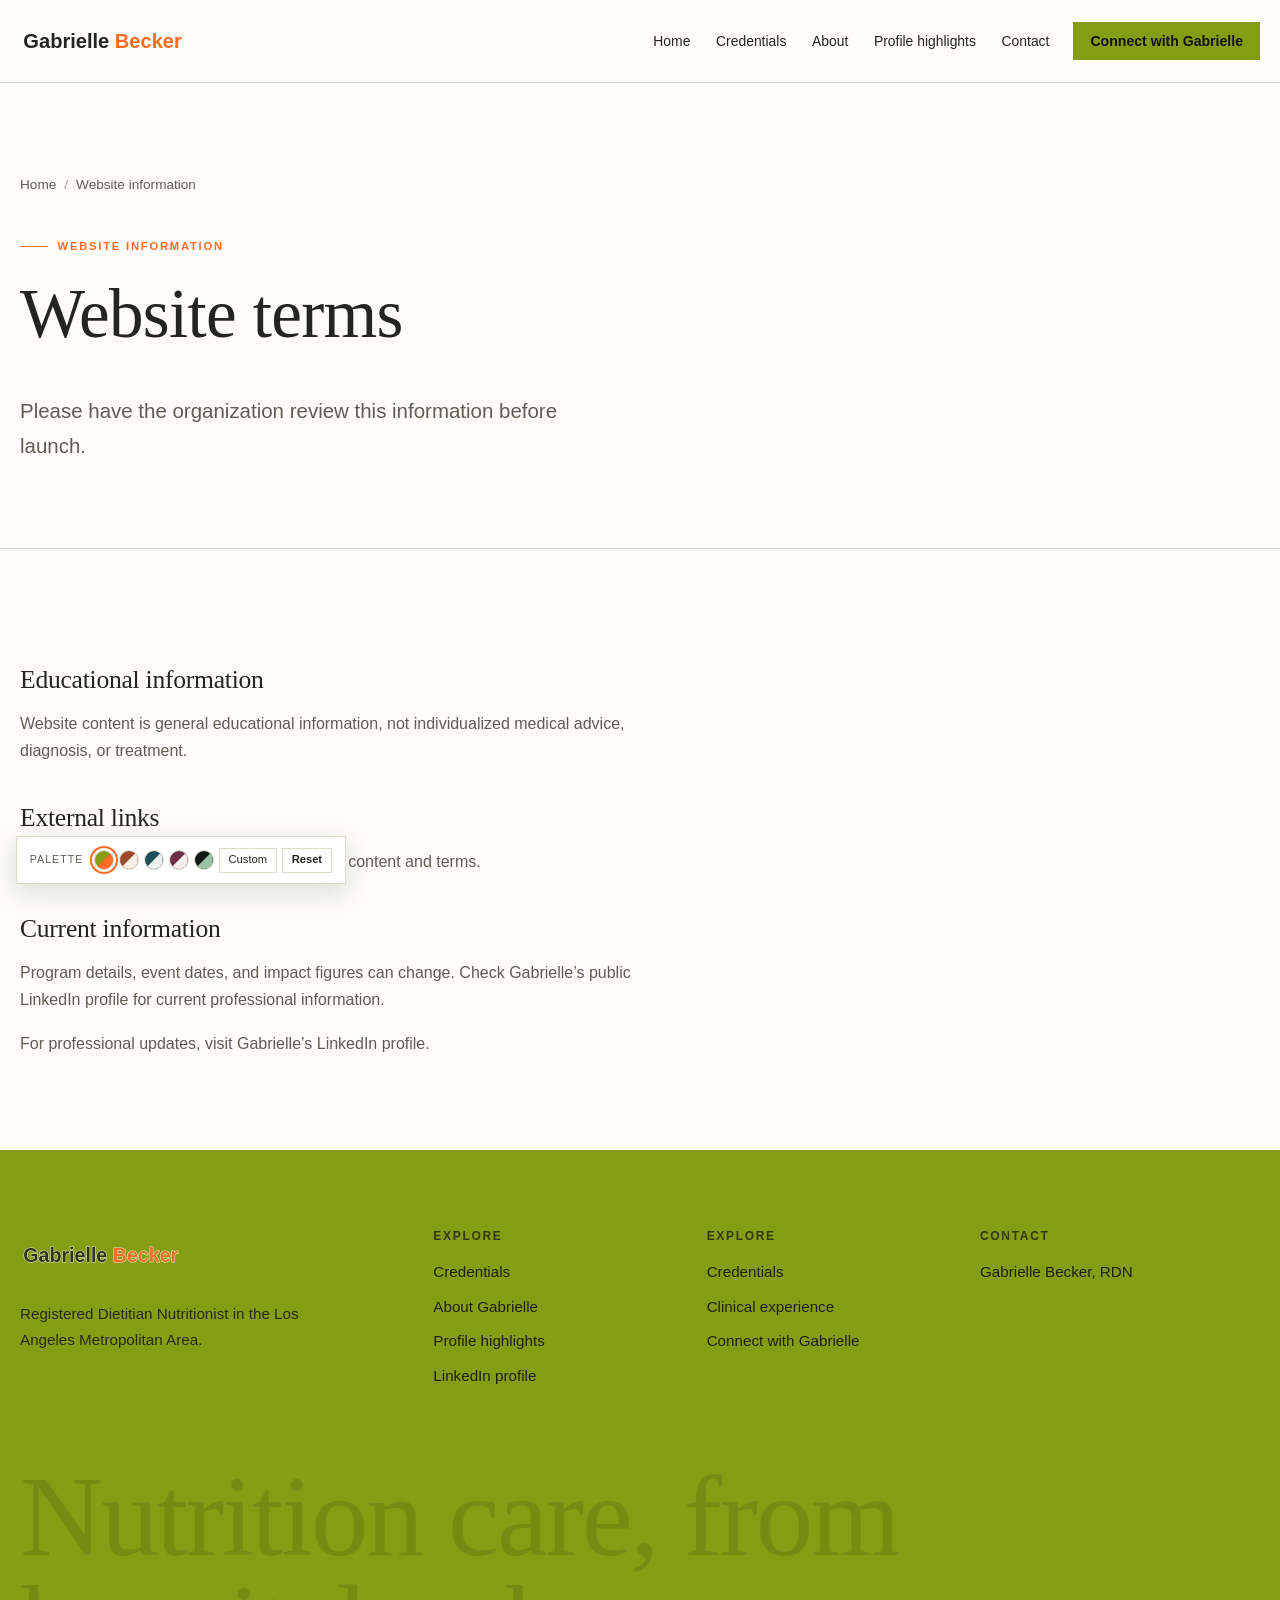
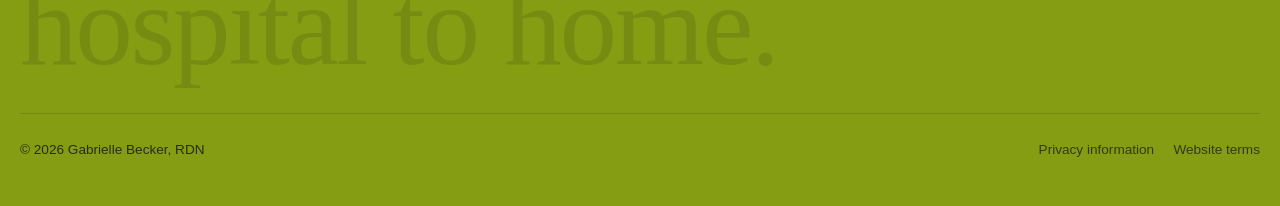
<file: terms.html>
<!DOCTYPE html><html lang="en" data-theme="sage"><head><meta charset="UTF-8"><meta name="viewport" content="width=device-width, initial-scale=1"><title>Website Terms | Gabrielle Becker, RDN</title><meta name="description" content="General terms and educational content information for the Gabrielle Becker, RDN website."><meta property="og:type" content="website"><meta property="og:site_name" content="Gabrielle Becker, RDN"><meta property="og:title" content="Website Terms | Gabrielle Becker, RDN"><meta property="og:description" content="General terms and educational content information for the Gabrielle Becker, RDN website."><meta property="og:image" content="assets/hero.jpg"><meta name="theme-color" content="#859D13"><link rel="icon" href="favicon.svg" type="image/svg+xml"><script src="theme-init.js"></script><link rel="preconnect" href="https://fonts.googleapis.com"><link rel="preconnect" href="https://fonts.gstatic.com" crossorigin><link rel="stylesheet" href="https://fonts.googleapis.com/css2?family=Instrument+Sans:wght@400;500;600&family=Newsreader:ital,opsz,wght@0,6..72,400;1,6..72,400&display=swap"><link rel="stylesheet" href="styles.css"><script type="application/ld+json">{"@context":"https://schema.org","@type":"WebPage","name":"Gabrielle Becker, RDN","url":"https://www.linkedin.com/in/gabrielle-becker-rdn-b31333184/"}</script></head><body class=""><a href="#main" class="skip-link">Skip to main content</a><header class="site-header"><div class="wrap header-inner"><a href="index.html" class="brand" aria-label="Gabrielle Becker, RDN, home"><img class="brand-logo" src="assets/organization-logo.svg" alt="Gabrielle Becker, RDN"></a><nav class="main-nav" id="main-nav" aria-label="Primary"><ul class="nav-list"><li><a href="index.html">Home</a></li><li><a href="services.html">Credentials</a></li><li><a href="about.html">About</a></li><li><a href="resources.html">Profile highlights</a></li><li><a href="contact.html">Contact</a></li></ul><div class="mobile-only"><a href="https://www.linkedin.com/in/gabrielle-becker-rdn-b31333184/" class="btn">Connect with Gabrielle</a></div></nav><div class="header-tools"><a href="https://www.linkedin.com/in/gabrielle-becker-rdn-b31333184/" class="btn btn-sm header-cta">Connect with Gabrielle</a><button type="button" class="menu-toggle" aria-expanded="false" aria-controls="main-nav" aria-label="Open menu"><span></span></button></div></div></header><main id="main"><section class="page-hero"><div class="wrap"><nav class="crumbs"><ol><li><a href="index.html">Home</a></li><li>Website information</li></ol></nav><p class="kicker">Website information</p><h1 style="max-width:22ch">Website terms</h1><p class="lead">Please have the organization review this information before launch.</p></div></section><section class="section-tight"><div class="wrap"><article class="legal"><h2>Educational information</h2><p>Website content is general educational information, not individualized medical advice, diagnosis, or treatment.</p><h2>External links</h2><p>Linked services and pages maintain their own content and terms.</p><h2>Current information</h2><p>Program details, event dates, and impact figures can change. Check Gabrielle’s public LinkedIn profile for current professional information.</p><p>For professional updates, visit Gabrielle’s LinkedIn profile.</p></article></div></section></main><footer class="site-footer"><div class="wrap"><div class="footer-grid"><div><a href="index.html" class="brand" style="margin-bottom:1.2rem"><img class="brand-logo" src="assets/organization-logo.svg" alt="Gabrielle Becker, RDN"></a><p style="max-width:34ch;opacity:.8">Registered Dietitian Nutritionist in the Los Angeles Metropolitan Area.</p></div><div><h2>Explore</h2><ul><li><a href="services.html">Credentials</a></li><li><a href="about.html">About Gabrielle</a></li><li><a href="resources.html">Profile highlights</a></li><li><a href="https://www.linkedin.com/in/gabrielle-becker-rdn-b31333184/">LinkedIn profile</a></li></ul></div><div><h2>Explore</h2><ul><li><a href="https://www.linkedin.com/in/gabrielle-becker-rdn-b31333184/">Credentials</a></li><li><a href="https://www.linkedin.com/in/gabrielle-becker-rdn-b31333184/">Clinical experience</a></li><li><a href="https://www.linkedin.com/in/gabrielle-becker-rdn-b31333184/">Connect with Gabrielle</a></li></ul></div><div><h2>Contact</h2><address style="font-style:normal"><a href="https://www.linkedin.com/in/gabrielle-becker-rdn-b31333184/">Gabrielle Becker, RDN</a></address></div></div><p class="footer-word" aria-hidden="true">Nutrition care, from hospital to home.</p><div class="footer-bottom"><p>&copy; <span data-year>2026</span> Gabrielle Becker, RDN</p><nav aria-label="Legal"><a href="privacy-policy.html">Privacy information</a><a href="terms.html">Website terms</a></nav></div></div></footer><div class="palette palette-dock" role="group" aria-label="Colour palette">
  <span class="palette-label">Palette</span>
  <div class="palette-swatches">
    <button type="button" class="swatch" data-set-theme="sage" aria-pressed="true" aria-label="Sage palette" title="Sage"></button>
    <button type="button" class="swatch" data-set-theme="clay" aria-pressed="false" aria-label="Clay palette" title="Clay"></button>
    <button type="button" class="swatch" data-set-theme="harbor" aria-pressed="false" aria-label="Harbor palette" title="Harbor"></button>
    <button type="button" class="swatch" data-set-theme="plum" aria-pressed="false" aria-label="Plum palette" title="Plum"></button>
    <button type="button" class="swatch" data-set-theme="night" aria-pressed="false" aria-label="Night palette" title="Night"></button>
    <button type="button" class="palette-custom-toggle" aria-expanded="false">Custom</button>
    <button type="button" class="palette-reset-default" data-reset-default-palette aria-label="Reset palette to default colors" title="Reset to default colors">Reset</button>
  </div>
  <div class="palette-custom-controls" hidden>
    <p class="palette-custom-title">Make your own palette</p>
    <label>Page background <input type="color" data-custom-color="bg" value="#FAFAF7"></label>
    <label>Text <input type="color" data-custom-color="ink" value="#000000"></label>
    <label>Accent <input type="color" data-custom-color="accent" value="#97798E"></label>
    <div class="palette-custom-actions"><button type="button" class="palette-apply" data-apply-custom-palette>Apply colors</button><button type="button" class="palette-reset" data-reset-custom-palette>Reset</button></div>
    <p class="palette-custom-help">For clear contrast, pair a light page with dark text or a dark page with light text.</p>
    <p class="palette-custom-status" role="status" aria-live="polite"></p>
  </div>
</div><script src="script.js" defer></script></body></html>
</file>
<file: styles.css>
/* Isabella Gallardo — site styles */

/* ---------- Palettes (built-in, switchable) ---------- */
:root,
[data-theme="sage"] {
  --bg: #FDFCF8;
  --surface: #FFFFFF;
  --surface-2: #F8EAA9;
  --ink: #000000;
  --ink-soft: #5f5d52;
  --line: #dedacb;
  --brand: #859D13;
  --brand-ink: #ffffff;
  --accent: #FD6B24;
  --accent-soft: #e5d8df;
  --band: #859D13;
  --band-ink: #111111;
}
[data-theme="clay"] {
  --bg: #f6efe6;
  --surface: #fdf9f3;
  --surface-2: #ece1d2;
  --ink: #2b211b;
  --ink-soft: #5b4c41;
  --line: #dccdbb;
  --brand: #9a4a2b;
  --brand-ink: #fdf9f3;
  --accent: #4f6b3d;
  --accent-soft: #dfe5cf;
  --band: #3b2a21;
  --band-ink: #f0e5d6;
}
[data-theme="harbor"] {
  --bg: #eef1f0;
  --surface: #f9fbfa;
  --surface-2: #dde4e2;
  --ink: #15242a;
  --ink-soft: #435459;
  --line: #c6d0cf;
  --brand: #1e4f5c;
  --brand-ink: #f2f6f5;
  --accent: #b0773a;
  --accent-soft: #efe0cc;
  --band: #14323a;
  --band-ink: #dde8e6;
}
[data-theme="plum"] {
  --bg: #f3eeed;
  --surface: #fbf8f7;
  --surface-2: #e7dedc;
  --ink: #2a1d22;
  --ink-soft: #5a4950;
  --line: #d6c9c8;
  --brand: #6b2f45;
  --brand-ink: #fbf8f7;
  --accent: #5d6b3a;
  --accent-soft: #e2e4cf;
  --band: #351c26;
  --band-ink: #eee2e1;
}
[data-theme="night"] {
  --bg: #151a16;
  --surface: #1c231e;
  --surface-2: #252e27;
  --ink: #ece8de;
  --ink-soft: #b2b4a8;
  --line: #36413a;
  --brand: #9cc3a5;
  --brand-ink: #13201a;
  --accent: #e0a06f;
  --accent-soft: #3a2c22;
  --band: #0e120f;
  --band-ink: #dcd8cc;
}

:root {
  --font-display: "Newsreader", Georgia, "Times New Roman", serif;
  --font-body: "Instrument Sans", system-ui, -apple-system, "Segoe UI", Roboto, sans-serif;
  --radius: 3px;
  --wrap: 1200px;
  --ease: cubic-bezier(.2, .7, .2, 1);
  color-scheme: light;
}
[data-theme="night"] { color-scheme: dark; }

/* ---------- Base ---------- */
*, *::before, *::after { box-sizing: border-box; }
html { -webkit-text-size-adjust: 100%; scroll-behavior: smooth; overflow-x: clip; }
body {
  margin: 0;
  background: var(--bg);
  color: var(--ink);
  font-family: var(--font-body);
  font-size: 1.0625rem;
  line-height: 1.65;
  overflow-x: hidden;
  transition: background-color .35s ease, color .35s ease;
}
img { max-width: 100%; height: auto; display: block; }
a { color: inherit; }
h1, h2, h3, h4 {
  font-family: var(--font-display);
  font-weight: 400;
  line-height: 1.12;
  margin: 0 0 .6em;
  letter-spacing: -0.01em;
  text-wrap: balance;
}
h1 { font-size: clamp(2.4rem, 5.4vw, 4.4rem); }
h2 { font-size: clamp(1.9rem, 3.6vw, 2.9rem); }
h3 { font-size: clamp(1.3rem, 2vw, 1.6rem); }
h4 { font-size: 1.15rem; font-family: var(--font-body); font-weight: 600; letter-spacing: 0; }
p { margin: 0 0 1em; }
em { font-style: italic; }
:focus-visible { outline: 2px solid var(--accent); outline-offset: 3px; }

.wrap { width: min(100% - 2.5rem, var(--wrap)); margin-inline: auto; }
.skip-link {
  position: absolute; left: 1rem; top: -100px; z-index: 100;
  background: var(--ink); color: var(--bg); padding: .6rem 1rem; text-decoration: none;
}
.skip-link:focus { top: 1rem; }
.sr-only { position: absolute; width: 1px; height: 1px; overflow: hidden; clip: rect(0 0 0 0); white-space: nowrap; }

.kicker {
  display: inline-flex; align-items: center; gap: .6rem;
  font-size: .78rem; font-weight: 600; letter-spacing: .14em; text-transform: uppercase;
  color: var(--accent); margin-bottom: 1.2rem;
}
.kicker::before { content: ""; width: 28px; height: 1px; background: currentColor; }
.lead { font-size: clamp(1.1rem, 1.6vw, 1.3rem); color: var(--ink-soft); max-width: 40ch; }
.muted { color: var(--ink-soft); }
.note { font-size: .85rem; color: var(--ink-soft); }

/* ---------- Buttons & links ---------- */
.btn {
  --b: var(--brand);
  display: inline-flex; align-items: center; gap: .65rem;
  padding: .95rem 1.4rem;
  font: 600 .95rem/1 var(--font-body);
  text-decoration: none; cursor: pointer;
  border: 1px solid var(--b); border-radius: var(--radius);
  background: var(--b); color: var(--brand-ink);
  position: relative; overflow: hidden; isolation: isolate;
  transition: color .3s var(--ease), border-color .3s var(--ease);
}
.btn::before {
  content: ""; position: absolute; inset: 0; z-index: -1;
  background: var(--ink); transform: scaleX(0); transform-origin: right;
  transition: transform .45s var(--ease);
}
.btn:hover::before { transform: scaleX(1); transform-origin: left; }
.btn:hover { border-color: var(--ink); color: var(--bg); }
.btn svg { width: 18px; height: 18px; transition: transform .3s var(--ease); }
.btn:hover svg { transform: translateX(4px); }
.btn-ghost { background: transparent; color: var(--ink); border-color: var(--line); }
.btn-ghost::before { background: var(--surface-2); }
.btn-ghost:hover { color: var(--ink); border-color: var(--ink); }
.btn-sm { padding: .7rem 1rem; font-size: .88rem; }

.link {
  font-weight: 600; text-decoration: none; color: var(--brand);
  display: inline-flex; align-items: center; gap: .4rem;
  background: linear-gradient(currentColor, currentColor) 0 100% / 0 1px no-repeat;
  transition: background-size .35s var(--ease);
  padding-bottom: 2px;
}
.link:hover { background-size: 100% 1px; }
.link svg { width: 16px; height: 16px; transition: transform .3s var(--ease); }
.link:hover svg { transform: translateX(3px); }

/* ---------- Header ---------- */
.site-header {
  position: sticky; top: 0; z-index: 50;
  background: color-mix(in srgb, var(--bg) 92%, transparent);
  backdrop-filter: saturate(1.2) blur(8px);
  border-bottom: 1px solid transparent;
  transition: border-color .3s ease, background-color .35s ease;
}
.site-header.scrolled { border-bottom-color: var(--line); }
.header-inner { display: flex; align-items: center; gap: 1.5rem; min-height: 76px; }
.brand { display: flex; align-items: center; gap: .7rem; text-decoration: none; margin-right: auto; }
.brand-logo { display:block; width:180px; height:54px; max-width:100%; object-fit:contain; flex:none; }
.brand-mark { width: 34px; height: 34px; color: var(--brand); flex: none; }
.brand-name { font-family: var(--font-display); font-size: 1.3rem; line-height: 1; display: block; }
.brand-sub { font-size: .7rem; letter-spacing: .12em; text-transform: uppercase; color: var(--ink-soft); }
.nav-list { list-style: none; display: flex; gap: 1.8rem; margin: 0; padding: 0; }
.nav-list a {
  text-decoration: none; font-size: .95rem; font-weight: 500; position: relative; padding: .4rem 0;
}
.nav-list a::after {
  content: ""; position: absolute; left: 0; right: 0; bottom: 0; height: 1px; background: var(--accent);
  transform: scaleX(0); transform-origin: left; transition: transform .35s var(--ease);
}
.nav-list a:hover::after, .nav-list a[aria-current="page"]::after { transform: scaleX(1); }
.nav-list a[aria-current="page"] { color: var(--brand); }
.header-cta { flex: none; }
.menu-toggle {
  display: none; background: none; border: 1px solid var(--line); border-radius: var(--radius);
  width: 44px; height: 44px; color: var(--ink); cursor: pointer; align-items: center; justify-content: center;
}
.menu-toggle span { display: block; width: 18px; height: 1.5px; background: currentColor; position: relative; transition: background .2s; }
.menu-toggle span::before, .menu-toggle span::after {
  content: ""; position: absolute; left: 0; width: 18px; height: 1.5px; background: currentColor; transition: transform .3s var(--ease);
}
.menu-toggle span::before { top: -6px; }
.menu-toggle span::after { top: 6px; }
.menu-toggle[aria-expanded="true"] span { background: transparent; }
.menu-toggle[aria-expanded="true"] span::before { transform: translateY(6px) rotate(45deg); }
.menu-toggle[aria-expanded="true"] span::after { transform: translateY(-6px) rotate(-45deg); }

/* Palette switcher */
.palette { display: flex; align-items: center; gap: .5rem; }
.palette-label { font-size: .72rem; letter-spacing: .12em; text-transform: uppercase; color: var(--ink-soft); }
.palette-swatches { display: flex; gap: 4px; }
.swatch {
  width: 22px; height: 22px; border-radius: 2px; cursor: pointer; padding: 0;
  border: 1px solid var(--line); position: relative; overflow: hidden;
  transition: transform .25s var(--ease);
}
.swatch::before, .swatch::after { content: ""; position: absolute; inset: 0; }
.swatch::after { clip-path: polygon(100% 0, 100% 100%, 0 100%); }
.swatch[data-set-theme="sage"]::before { background: #859D13; } .swatch[data-set-theme="sage"]::after { background: #FD6B24; }
.swatch[data-set-theme="clay"]::before { background: #9a4a2b; } .swatch[data-set-theme="clay"]::after { background: #f6efe6; }
.swatch[data-set-theme="harbor"]::before { background: #1e4f5c; } .swatch[data-set-theme="harbor"]::after { background: #eef1f0; }
.swatch[data-set-theme="plum"]::before { background: #6b2f45; } .swatch[data-set-theme="plum"]::after { background: #f3eeed; }
.swatch[data-set-theme="night"]::before { background: #151a16; } .swatch[data-set-theme="night"]::after { background: #9cc3a5; }
.swatch:hover { transform: translateY(-2px); }
.swatch[aria-pressed="true"] { outline: 2px solid var(--ink); outline-offset: 2px; }

.header-tools { display: flex; align-items: center; gap: 1.25rem; }

/* ---------- Sections ---------- */
.section { padding: clamp(4.5rem, 9vw, 8rem) 0; }
.section-tight { padding: clamp(3rem, 6vw, 5rem) 0; }
.section-surface { background: var(--surface); }
.section-band { background: var(--band); color: var(--band-ink); }
.section-band .kicker { color: var(--accent-soft); }
.section-band .muted, .section-band .lead { color: color-mix(in srgb, var(--band-ink) 75%, transparent); }
.rule { border: 0; border-top: 1px solid var(--line); margin: 0; }

.split { display: grid; grid-template-columns: 5fr 7fr; gap: clamp(2rem, 6vw, 6rem); align-items: start; }
.split-even { grid-template-columns: 1fr 1fr; align-items: center; }
.sticky-col { position: sticky; top: 110px; }

/* Hero */
.hero { padding: clamp(3rem, 7vw, 6rem) 0 clamp(4rem, 8vw, 7rem); }
.hero-grid { display: grid; grid-template-columns: 1.05fr .95fr; gap: clamp(2rem, 5vw, 5rem); align-items: end; }
.hero h1 em { color: var(--brand); }
.hero-actions { display: flex; flex-wrap: wrap; gap: .8rem; margin: 2rem 0 2.5rem; }
.hero-facts { display: grid; grid-template-columns: repeat(3, 1fr); border-top: 1px solid var(--line); }
.hero-facts li { list-style: none; padding: 1rem 1rem 0 0; font-size: .9rem; color: var(--ink-soft); }
.hero-facts strong { display: block; color: var(--ink); font-weight: 600; margin-bottom: .2rem; }
.hero-facts { padding: 0; margin: 0; }
.hero-media { position: relative; }
.hero-media figure { margin: 0; overflow: hidden; border-radius: var(--radius); aspect-ratio: 4 / 5; }
.hero-media img { width: 100%; height: 100%; object-fit: cover; }
.hero-tag {
  position: absolute; left: -1.5rem; bottom: 2rem; background: var(--surface); padding: 1rem 1.2rem;
  border-left: 3px solid var(--accent); max-width: 260px; font-size: .9rem; box-shadow: 0 12px 30px -18px rgba(0,0,0,.35);
}
.hero-tag strong { display: block; font-family: var(--font-display); font-size: 1.15rem; font-weight: 400; }

.page-hero { padding: clamp(3rem, 7vw, 6rem) 0 clamp(2.5rem, 5vw, 4rem); border-bottom: 1px solid var(--line); }
.page-hero .lead { max-width: 52ch; }
.crumbs { font-size: .85rem; color: var(--ink-soft); margin-bottom: 2rem; }
.crumbs ol { list-style: none; display: flex; gap: .5rem; padding: 0; margin: 0; flex-wrap: wrap; }
.crumbs li + li::before { content: "/"; margin-right: .5rem; opacity: .6; }
.crumbs a { text-decoration: none; }
.crumbs a:hover { text-decoration: underline; }

/* Numbered list rows */
.rows { list-style: none; margin: 0; padding: 0; border-top: 1px solid var(--line); }
.row {
  display: grid; grid-template-columns: 4rem 1fr; gap: 1rem; padding: 1.6rem 0;
  border-bottom: 1px solid var(--line); position: relative;
}
.row-num { font-family: var(--font-display); font-size: 1.1rem; color: var(--accent); }
.row h3 { margin-bottom: .35rem; transition: color .3s ease; }
.row p { margin: 0; color: var(--ink-soft); }
.row::after {
  content: ""; position: absolute; left: 0; bottom: -1px; height: 1px; width: 100%; background: var(--brand);
  transform: scaleX(0); transform-origin: left; transition: transform .5s var(--ease);
}
.row:hover::after { transform: scaleX(1); }
.row:hover h3 { color: var(--brand); }
.section-band .rows, .section-band .row { border-color: color-mix(in srgb, var(--band-ink) 18%, transparent); }
.section-band .row p { color: color-mix(in srgb, var(--band-ink) 72%, transparent); }
.section-band .row:hover h3 { color: var(--accent-soft); }
.section-band .row::after { background: var(--accent-soft); }

/* Condition index */
.index-grid { display: grid; grid-template-columns: repeat(3, 1fr); border-top: 1px solid var(--line); border-left: 1px solid var(--line); }
.index-item {
  padding: 2rem 1.8rem 2.2rem; border-right: 1px solid var(--line); border-bottom: 1px solid var(--line);
  transition: background-color .35s ease;
}
.index-item:hover { background: var(--surface); }
.index-item .tag { font-size: .75rem; letter-spacing: .1em; text-transform: uppercase; color: var(--ink-soft); }
.index-item h3 { margin: .8rem 0 .6rem; }
.index-item p { color: var(--ink-soft); margin: 0; font-size: .98rem; }

/* Plate explorer */
.plate { display: grid; grid-template-columns: 1fr 1.4fr; gap: clamp(2rem, 5vw, 4rem); align-items: start; margin-top: 3rem; }
.plate-tabs { display: flex; flex-direction: column; border-top: 1px solid var(--line); }
.plate-tab {
  text-align: left; background: none; border: 0; border-bottom: 1px solid var(--line); color: var(--ink);
  padding: 1.15rem 0; font: 400 1.35rem/1.2 var(--font-display); cursor: pointer;
  display: flex; justify-content: space-between; align-items: center; gap: 1rem;
  transition: color .25s ease, padding .35s var(--ease);
}
.plate-tab span.share { font: 500 .8rem var(--font-body); color: var(--ink-soft); letter-spacing: .06em; }
.plate-tab:hover { padding-left: .6rem; color: var(--brand); }
.plate-tab[aria-selected="true"] { color: var(--brand); padding-left: .6rem; box-shadow: inset 3px 0 0 var(--accent); }
.plate-panel { background: var(--surface); padding: clamp(1.5rem, 3vw, 2.5rem); border-radius: var(--radius); border: 1px solid var(--line); }
.plate-panel[hidden] { display: none; }
.plate-panel.is-in { animation: panelIn .45s var(--ease); }
@keyframes panelIn { from { opacity: 0; transform: translateY(8px); } to { opacity: 1; transform: none; } }
.plate-panel ul { padding-left: 1.1rem; }
.plate-panel li { margin-bottom: .5rem; }
.target { margin-top: 1.5rem; padding-top: 1.2rem; border-top: 1px dashed var(--line); }
.target h4 { color: var(--accent); margin-bottom: .3rem; }

/* Photo */
.photo { margin: 0; overflow: hidden; border-radius: var(--radius); }
.photo img { width: 100%; height: 100%; object-fit: cover; transition: transform 1.1s var(--ease); }
.photo:hover img { transform: scale(1.035); }
.photo figcaption { font-size: .82rem; color: var(--ink-soft); padding-top: .6rem; }

/* Check list */
.ticks { list-style: none; padding: 0; margin: 1.5rem 0; }
.ticks li { padding: .85rem 0 .85rem 2rem; border-bottom: 1px solid var(--line); position: relative; }
.ticks li::before {
  content: ""; position: absolute; left: 0; top: 1.25rem; width: 12px; height: 7px;
  border-left: 2px solid var(--brand); border-bottom: 2px solid var(--brand); transform: rotate(-45deg);
}
.section-band .ticks li { border-color: color-mix(in srgb, var(--band-ink) 18%, transparent); }
.section-band .ticks li::before { border-color: var(--accent-soft); }

/* Cards */
.cards { display: grid; grid-template-columns: repeat(3, 1fr); gap: 1.5rem; }
.card {
  background: var(--surface); border: 1px solid var(--line); border-radius: var(--radius);
  padding: 1.8rem; display: flex; flex-direction: column;
  transition: transform .4s var(--ease), border-color .3s ease, box-shadow .4s var(--ease);
}
.card:hover { transform: translateY(-4px); border-color: var(--ink-soft); box-shadow: 0 18px 40px -28px rgba(0,0,0,.45); }
.card .tag { font-size: .74rem; letter-spacing: .1em; text-transform: uppercase; color: var(--accent); margin-bottom: .8rem; }
.card p { color: var(--ink-soft); }
.card .link { margin-top: auto; }
.card.is-hidden { display: none; }

/* Pricing / programs */
.programs { display: grid; grid-template-columns: repeat(3, 1fr); border: 1px solid var(--line); border-radius: var(--radius); overflow: hidden; }
.program { padding: 2.2rem 2rem; background: var(--surface); display: flex; flex-direction: column; transition: background-color .3s; }
.program + .program { border-left: 1px solid var(--line); }
.program.featured { background: var(--band); color: var(--band-ink); }
.program.featured .muted, .program.featured li { color: color-mix(in srgb, var(--band-ink) 80%, transparent); }
.program .format { font-size: .85rem; letter-spacing: .06em; text-transform: uppercase; color: var(--accent); }
.program.featured .format { color: var(--accent-soft); }
.program ul { padding: 0; list-style: none; margin: 1.2rem 0 1.8rem; }
.program li { padding: .5rem 0; border-bottom: 1px solid color-mix(in srgb, currentColor 14%, transparent); font-size: .95rem; }
.program .rate { font-family: var(--font-display); font-size: 1.4rem; margin-top: auto; margin-bottom: 1.2rem; }
.program.featured .btn { --b: var(--accent-soft); color: var(--band); }

/* Tables */
.table-wrap { overflow-x: auto; border: 1px solid var(--line); border-radius: var(--radius); }
table { width: 100%; border-collapse: collapse; min-width: 560px; background: var(--surface); }
th, td { text-align: left; padding: 1rem 1.2rem; border-bottom: 1px solid var(--line); vertical-align: top; font-size: .96rem; }
th { font-weight: 600; background: var(--surface-2); }
tr:last-child td { border-bottom: 0; }
tbody tr { transition: background-color .25s; }
tbody tr:hover { background: var(--bg); }

/* FAQ */
.faq details { border-bottom: 1px solid var(--line); }
.faq details:first-child { border-top: 1px solid var(--line); }
.faq summary {
  list-style: none; cursor: pointer; padding: 1.4rem 2.5rem 1.4rem 0; position: relative;
  font: 400 1.25rem/1.3 var(--font-display); transition: color .25s;
}
.faq summary::-webkit-details-marker { display: none; }
.faq summary::after, .faq summary::before {
  content: ""; position: absolute; right: .3rem; top: 50%; width: 14px; height: 1.5px; background: currentColor;
  transition: transform .3s var(--ease);
}
.faq summary::before { transform: rotate(90deg); }
.faq details[open] summary::before { transform: rotate(0); }
.faq summary:hover { color: var(--brand); }
.faq .answer { padding: 0 0 1.4rem; color: var(--ink-soft); max-width: 70ch; }

/* Filter */
.filters { display: flex; flex-wrap: wrap; gap: .5rem; margin: 2rem 0; }
.filter {
  background: transparent; border: 1px solid var(--line); border-radius: var(--radius); color: var(--ink);
  padding: .6rem 1rem; font: 500 .9rem var(--font-body); cursor: pointer; transition: all .25s ease;
}
.filter:hover { border-color: var(--ink); }
.filter[aria-pressed="true"] { background: var(--ink); color: var(--bg); border-color: var(--ink); }

/* Forms */
.form { display: grid; grid-template-columns: 1fr 1fr; gap: 1.2rem 1.4rem; }
.field { display: flex; flex-direction: column; gap: .45rem; }
.field.full { grid-column: 1 / -1; }
.field label { font-size: .9rem; font-weight: 600; }
.field input, .field select, .field textarea {
  font: inherit; font-size: 1rem; color: var(--ink); background: var(--surface);
  border: 1px solid var(--line); border-radius: var(--radius); padding: .85rem 1rem; width: 100%;
  transition: border-color .2s, box-shadow .2s;
}
.field textarea { min-height: 140px; resize: vertical; }
.field input:focus, .field select:focus, .field textarea:focus { outline: none; border-color: var(--brand); box-shadow: 0 0 0 3px color-mix(in srgb, var(--brand) 18%, transparent); }
.field .error { font-size: .82rem; color: #a3322a; min-height: 1em; }
[data-theme="night"] .field .error { color: #f0a097; }
.field [aria-invalid="true"] { border-color: #a3322a; }
.form-status { grid-column: 1 / -1; padding: 1rem 1.2rem; border-left: 3px solid var(--brand); background: var(--surface-2); }
.form-status[hidden] { display: none; }
.notice { border-left: 3px solid var(--accent); background: var(--accent-soft); padding: 1rem 1.2rem; font-size: .93rem; margin-bottom: 2rem; color: var(--ink); }
.newsletter { display: flex; gap: .8rem; flex-wrap: wrap; align-items: end; }
.newsletter .field { flex: 1 1 200px; }
.section-band .field input { background: transparent; color: var(--band-ink); border-color: color-mix(in srgb, var(--band-ink) 30%, transparent); }
.section-band .field label { color: var(--band-ink); }

/* Contact info */
.info-list { display: grid; gap: 0; border-top: 1px solid var(--line); }
.info-list > div { padding: 1.4rem 0; border-bottom: 1px solid var(--line); display: grid; grid-template-columns: 9rem 1fr; gap: 1rem; }
.info-list dt { font-size: .78rem; letter-spacing: .1em; text-transform: uppercase; color: var(--ink-soft); padding-top: .2rem; }
.info-list dd { margin: 0; }
.ph { background: var(--accent-soft); padding: 0 .3em; border-radius: 2px; font-size: .95em; }

/* Steps */
.steps { display: grid; grid-template-columns: repeat(3, 1fr); gap: 2rem; counter-reset: s; }
.step { border-top: 2px solid var(--ink); padding-top: 1.4rem; }
.step-n { font-family: var(--font-display); font-size: 2.6rem; line-height: 1; color: var(--accent); display: block; margin-bottom: 1rem; }

/* CTA band */
.cta { display: flex; flex-direction: column; align-items: flex-start; gap: 1.5rem; }
.cta .btn { --b: var(--accent-soft); color: var(--band); }
.cta .btn::before { background: var(--bg); }
.cta .btn:hover { color: var(--ink); border-color: var(--bg); }
.cta .btn-ghost { background: transparent; color: var(--band-ink); border-color: color-mix(in srgb, var(--band-ink) 35%, transparent); }

/* Legal */
.legal { max-width: 72ch; }
.legal h2 { font-size: 1.6rem; margin-top: 2.5rem; }
.legal p, .legal li { color: var(--ink-soft); }

/* Footer */
.site-footer { background: var(--band); color: var(--band-ink); padding: 5rem 0 2rem; font-size: .95rem; }
.footer-grid { display: grid; grid-template-columns: 1.6fr 1fr 1fr 1.2fr; gap: 2.5rem; }
.site-footer h2 { font-family: var(--font-body); font-size: .75rem; letter-spacing: .14em; text-transform: uppercase; font-weight: 600; opacity: .7; margin-bottom: 1rem; }
.site-footer ul { list-style: none; padding: 0; margin: 0; }
.site-footer li { margin-bottom: .55rem; }
.site-footer a { text-decoration: none; opacity: .88; transition: opacity .2s; }
.site-footer a:hover { opacity: 1; text-decoration: underline; text-underline-offset: 3px; }
.site-footer .brand-logo { width:176px; height:52px; }
.footer-word { font-family: var(--font-display); font-size: clamp(2.5rem, 9vw, 7.5rem); line-height: .95; margin: 4rem 0 2rem; opacity: .14; letter-spacing: -0.02em; overflow-wrap: anywhere; }
.footer-bottom { display: flex; flex-wrap: wrap; justify-content: space-between; gap: 1rem; padding-top: 1.5rem; border-top: 1px solid color-mix(in srgb, var(--band-ink) 18%, transparent); font-size: .85rem; opacity: .8; }
.footer-bottom nav { display: flex; gap: 1.2rem; flex-wrap: wrap; }

/* ---------- Scroll reveal ---------- */
.js [data-reveal] { opacity: 0; transform: translateY(22px); transition: opacity .8s var(--ease), transform .8s var(--ease); transition-delay: var(--d, 0s); }
.js [data-reveal="fade"] { transform: none; }
.js [data-reveal="clip"] { transform: scale(.98); clip-path: inset(6% 0 6% 0); transition: opacity .9s var(--ease), transform 1.1s var(--ease), clip-path 1.1s var(--ease); }
.js [data-reveal].in { opacity: 1; transform: none; }
.js [data-reveal="clip"].in { clip-path: inset(0 0 0 0); }
.js .line-draw { transform: scaleX(0); transform-origin: left; transition: transform 1s var(--ease) .2s; }
.js .in .line-draw, .js .line-draw.in { transform: scaleX(1); }

@media (prefers-reduced-motion: reduce) {
  html { scroll-behavior: auto; }
  *, *::before, *::after { animation-duration: .01ms !important; transition-duration: .01ms !important; transition-delay: 0s !important; }
  .js [data-reveal] { opacity: 1; transform: none; clip-path: none; }
}

/* ---------- Responsive ---------- */
@media (max-width: 1080px) {
  .nav-list { gap: 1.2rem; }
  .palette-label { display: none; }
  .footer-grid { grid-template-columns: 1fr 1fr; }
}
@media (max-width: 960px) {
  .menu-toggle { display: inline-flex; }
  .header-cta { display: none; }
  .main-nav {
    position: fixed; inset: 76px 0 0 0; background: var(--bg); padding: 2rem 1.25rem;
    display: flex; flex-direction: column; gap: 2rem; overflow-y: auto;
    visibility: hidden; opacity: 0; transform: translateY(-8px);
    transition: opacity .3s ease, transform .3s var(--ease), visibility 0s linear .3s;
  }
  .main-nav.open { visibility: visible; opacity: 1; transform: none; transition-delay: 0s; }
  .nav-list { flex-direction: column; gap: 0; }
  .nav-list a { display: block; font-family: var(--font-display); font-size: 1.8rem; padding: .8rem 0; border-bottom: 1px solid var(--line); }
  .nav-list a::after { display: none; }
  .main-nav .mobile-only { display: flex; }
  .header-tools .palette { display: none; }
  .hero-grid, .split, .split-even, .plate, .cta { grid-template-columns: 1fr; }
  .sticky-col { position: static; }
  .hero-media figure { aspect-ratio: 4 / 3; }
  .hero-tag { left: 1rem; bottom: 1rem; }
  .index-grid, .cards, .programs, .steps { grid-template-columns: 1fr 1fr; }
  .program + .program { border-left: 0; }
  .programs { gap: 1px; background: var(--line); }
}
@media (min-width: 961px) { .mobile-only { display: none !important; } }
@media (max-width: 640px) {
  body { font-size: 1rem; }
  .hero-facts { grid-template-columns: 1fr; }
  .hero-facts li { padding: .9rem 0; border-bottom: 1px solid var(--line); }
  .index-grid, .cards, .programs, .steps, .form, .footer-grid { grid-template-columns: 1fr; }
  .row { grid-template-columns: 2.6rem 1fr; }
  .info-list > div { grid-template-columns: 1fr; gap: .3rem; }
  .hero-actions .btn { width: 100%; justify-content: space-between; }
  .brand-sub { display: none; }
}

/* Art direction refresh: editorial, tactile, and deliberately quiet */
:root { --bg:#f3efe5; --surface:#faf8f1; --surface-2:#e7e0d2; --ink:#252b21; --ink-soft:#555a4e; --line:#c9c4b7; --brand:#294a36; --brand-ink:#f7f3e9; --accent:#a14f32; --accent-soft:#e8c9a8; --band:#294234; --band-ink:#f3efe5; --font-display:Georgia,'Times New Roman',serif; --font-body:Arial,Helvetica,sans-serif; --wrap:1240px; --radius:0px; }
[data-theme] { color-scheme: light; }
body { font-size:16px; line-height:1.7; }
.palette { display:none!important; }
.site-header { background:var(--bg); backdrop-filter:none; border-bottom:1px solid var(--line); }
.header-inner { min-height:82px; }
.brand-mark { color:var(--accent); }
.brand-name { font-size:1.45rem; }
.nav-list { gap:clamp(1rem,2vw,2rem); }
.nav-list a { font-size:.87rem; }
.nav-list a[aria-current="page"] { text-decoration:underline; text-decoration-color:var(--accent); text-underline-offset:7px; }
.btn { border-radius:0; transition:background-color .2s ease,color .2s ease; }
.btn::before,.btn svg,.link svg { transition:none; }
.btn:hover::before { transform:none; background:var(--accent); }
.btn:hover svg,.link:hover svg { transform:none; }
.link { background:none; border-bottom:1px solid currentColor; }
.link:hover { background:none; }
.hero { padding:clamp(3rem,6vw,5.5rem) 0 clamp(4rem,7vw,6rem); }
.hero-grid { grid-template-columns:minmax(0,1.02fr) minmax(360px,.98fr); align-items:center; gap:clamp(2rem,7vw,7rem); }
.hero h1 { max-width:13ch; font-size:clamp(3.4rem,6.1vw,6.2rem); line-height:.99; letter-spacing:-.055em; }
.hero h1 em { color:var(--accent); }
.hero .lead { max-width:48ch; font-size:1.13rem; }
.hero-media { padding:0 0 2rem 2rem; }
.hero-media::before { content:""; position:absolute; inset:2rem 2rem 0 0; border:1px solid var(--accent); }
.hero-media figure { position:relative; aspect-ratio:4 / 4.5; }
.hero-media img { filter:saturate(.88); }
.hero-tag { left:auto; right:-1rem; bottom:1rem; max-width:230px; box-shadow:none; background:var(--surface); }
.hero-actions { margin:1.7rem 0 2.2rem; }
.hero-facts { grid-template-columns:1fr; }
.hero-facts li { padding:.8rem .5rem .8rem 0; border-bottom:1px solid var(--line); font-size:.85rem; }
.hero-facts li:last-child { border-bottom:0; }
.hero-facts strong { display:inline-block; min-width:10rem; }
.section { padding:clamp(4rem,8vw,7rem) 0; }
.kicker { color:var(--accent); font-size:.7rem; letter-spacing:.16em; }
.section-surface { background:#e9e4d8; }
.section-band { background:var(--brand); }
.index-grid { border:0; border-top:1px solid var(--ink); grid-template-columns:repeat(2,1fr); }
.index-item { border:0; border-bottom:1px solid var(--line); padding:1.6rem 2rem 1.8rem 0; }
.index-item:nth-child(odd) { border-right:1px solid var(--line); }
.index-item:nth-child(even) { padding-left:2rem; }
.index-item:hover { background:transparent; }
.index-item .tag { color:var(--accent); }
.index-item h3 { font-size:1.75rem; }
.rows { border-top-color:var(--ink); }
.row { padding:1.35rem 0; }
.row::after { display:none; }
.row:hover h3 { color:var(--ink); }
.cards,.programs { gap:0; border-top:1px solid var(--line); }
.card { border:0; border-bottom:1px solid var(--line); background:transparent; padding:1.75rem 1.5rem 2rem 0; }
.card:hover { transform:none; box-shadow:none; border-color:var(--line); }
.photo,.plate-panel,.form,.notice,.table-wrap,.programs { border-radius:0; }
.footer-word { opacity:.12; }
.js [data-reveal],.js [data-reveal="clip"] { opacity:1; transform:none; clip-path:none; transition:none; }
.js [data-reveal].in { opacity:1; transform:none; }
@media(max-width:960px) { .hero-grid { grid-template-columns:1fr 1fr; gap:2rem; } .hero h1 { font-size:clamp(3rem,6vw,4.5rem); } .hero-media { padding-left:1rem; } .hero-media::before { inset:1.5rem 1rem 0 0; } .hero-tag { right:0; } }
@media(max-width:760px) { .hero-grid { grid-template-columns:1fr; } .hero h1 { max-width:12ch; } .hero-media { width:min(100%,560px); padding-left:1rem; margin:1rem auto 0; } .hero-media figure { aspect-ratio:4/3; } .hero-facts { grid-template-columns:1fr; } .hero-facts strong { display:block; } .index-grid { grid-template-columns:1fr; } .index-item:nth-child(odd) { border-right:0; } .index-item:nth-child(even) { padding-left:0; } }
@media(prefers-reduced-motion:reduce) { *,*::before,*::after { scroll-behavior:auto!important; animation:none!important; transition:none!important; } }


/* Full-bleed homepage hero */
.hero { position:relative; isolation:isolate; min-height:min(820px,calc(100svh - 82px)); display:flex; align-items:center; padding:clamp(3.5rem,8vw,7rem) 0; color:#fffaf1; background:#1c2b20 url('assets/hero.jpg') center 48% / cover no-repeat; }
.hero::before { content:""; position:absolute; inset:0; z-index:-1; background:rgba(18,31,23,.72); }
.hero .hero-grid { width:min(100% - 2.5rem,var(--wrap)); display:block; }
.hero-grid > div:first-child { max-width:760px; }
.hero .kicker,.hero .lead,.hero .hero-facts li { color:#f5f0e7; }
.hero h1 { max-width:14ch; font-size:clamp(3.2rem,7vw,6.5rem); }
.hero h1 em { color:#f0c59e; }
.hero-facts { max-width:740px; border-top-color:rgba(255,250,241,.55); }
.hero-facts li { border-bottom-color:rgba(255,250,241,.35); }
.hero-facts strong { color:#fffaf1; }
.hero .hero-media { display:none; }
.hero .btn { --b:#f2e8d8; color:#213829; }
.hero .btn::before { background:#d7a17e; }
.hero .btn:hover { color:#1d2d22; border-color:#d7a17e; }
.hero .btn-ghost { color:#fffaf1; border-color:rgba(255,250,241,.65); background:transparent; }
.hero .btn-ghost::before { background:rgba(255,250,241,.15); }
.hero .btn-ghost:hover { color:#fffaf1; border-color:#fffaf1; }
@media(max-width:760px) { .hero { min-height:calc(100svh - 72px); background-position:58% center; } .hero .hero-grid { width:min(100% - 2rem,var(--wrap)); } .hero h1 { font-size:clamp(2.85rem,12vw,4.4rem); } .hero-facts { max-width:100%; } }


/* Frontend palette switcher */
:root,[data-theme="sage"] { --bg:#FDFCF8; --surface:#FFFFFF; --surface-2:#F8EAA9; --ink:#25251F; --ink-soft:#5f5d52; --line:#dedacb; --brand:#859D13; --brand-ink:#111111; --accent:#FD6B24; --accent-soft:#F8EAA9; --band:#859D13; --band-ink:#111111; }
[data-theme="clay"] { --bg:#f5ece2; --surface:#fff9f2; --surface-2:#ead8c8; --ink:#30231c; --ink-soft:#665349; --line:#d8c4b3; --brand:#8b442d; --brand-ink:#fff9f2; --accent:#426247; --accent-soft:#d9e0ca; --band:#482d24; --band-ink:#f5ece2; }
[data-theme="harbor"] { --bg:#edf1ef; --surface:#f8fbf9; --surface-2:#dce6e3; --ink:#1c2b2e; --ink-soft:#4c5d60; --line:#c2d0ce; --brand:#28545b; --brand-ink:#f8fbf9; --accent:#aa7041; --accent-soft:#efdfca; --band:#19383e; --band-ink:#edf1ef; }
[data-theme="plum"] { --bg:#f2edeb; --surface:#fcf8f6; --surface-2:#e6d9d8; --ink:#30232b; --ink-soft:#63525c; --line:#d4c5ca; --brand:#683b51; --brand-ink:#fcf8f6; --accent:#96723d; --accent-soft:#e5d8b9; --band:#3c2633; --band-ink:#f2edeb; }
[data-theme="night"] { --bg:#171c18; --surface:#202821; --surface-2:#2d382f; --ink:#eee9dc; --ink-soft:#bdc2b5; --line:#414b42; --brand:#a7c6a9; --brand-ink:#17231a; --accent:#e0aa7d; --accent-soft:#48372a; --band:#101511; --band-ink:#eee9dc; color-scheme:dark; }
.palette { display:flex!important; align-items:center; gap:.55rem; }
.palette-label { display:inline; font-size:.66rem; letter-spacing:.1em; }
.palette-swatches { display:flex; gap:5px; }
.swatch { width:20px; height:20px; border-radius:50%; }
.swatch[aria-pressed="true"] { outline:2px solid var(--accent); outline-offset:2px; }
.header-tools .palette { display:flex!important; }
@media(max-width:1080px) { .palette-label { display:inline; } }
@media(max-width:960px) { .header-tools .palette { display:none!important; } .main-nav .palette { display:flex!important; } .main-nav .palette-label { display:inline; } }
@media(max-width:640px) { .main-nav .palette-swatches { gap:8px; } .main-nav .swatch { width:26px; height:26px; } }


/* Attached herbal parallax hero art direction, adapted to Isabella Gallardo, MS, RDN content */
.site-header { position:absolute; top:0; left:0; right:0; width:100%; color:var(--band-ink); background:transparent; border-bottom:1px solid rgba(243,239,229,.22); backdrop-filter:none; }
.site-header.scrolled { border-bottom-color:rgba(243,239,229,.3); }
.site-header .brand-mark,.site-header .nav-list a[aria-current="page"] { color:var(--band-ink); }
.site-header .brand-sub,.site-header .palette-label { color:rgba(243,239,229,.78); }
.site-header .nav-list a::after { background:var(--accent-soft); }
.site-header .header-cta { color:var(--band-ink); border-color:var(--accent-soft); background:transparent; }
.site-header .header-cta::before { background:var(--accent-soft); }
.site-header .header-cta:hover { color:var(--ink); border-color:var(--accent-soft); }
.site-header .menu-toggle { color:var(--band-ink); border-color:rgba(243,239,229,.55); }
.site-header .menu-toggle span,.site-header .menu-toggle span::before,.site-header .menu-toggle span::after { background:currentColor; }
.site-header .menu-toggle[aria-expanded="true"] span { background:transparent; }
.hero { position:relative; isolation:isolate; min-height:100svh; display:flex; align-items:center; padding:clamp(8.5rem,15vh,11rem) 0 clamp(3.5rem,8vh,6rem); color:var(--band-ink); background:var(--band) url('assets/hero-herbal.jpg') center center / cover no-repeat; }
.hero::before { content:""; position:absolute; inset:0; z-index:-1; background:rgba(8,20,13,.34); }
.hero .hero-grid { width:min(100% - 2.5rem,var(--wrap)); display:block; }
.hero-grid > div:first-child { max-width:820px; }
.hero .kicker { color:var(--accent-soft); }
.hero .kicker::before { width:44px; height:1px; background:var(--accent-soft); }
.hero h1 { max-width:15ch; margin-bottom:1.25rem; font-size:clamp(3.35rem,6.15vw,6rem); line-height:.98; letter-spacing:-.045em; color:var(--band-ink); }
.hero h1 em { color:var(--accent-soft); }
.hero .lead { max-width:52ch; color:rgba(243,239,229,.9); font-size:clamp(1.05rem,1.45vw,1.2rem); }
.hero-actions { margin:1.65rem 0 1.8rem; }
.hero .btn { --b:var(--accent-soft); color:#1d2c21; border-color:var(--accent-soft); }
.hero .btn::before { background:var(--band-ink); }
.hero .btn:hover { color:#1d2c21; border-color:var(--band-ink); }
.hero .btn-ghost { background:transparent; color:var(--band-ink); border-color:rgba(243,239,229,.65); }
.hero .btn-ghost::before { background:rgba(243,239,229,.13); }
.hero .btn-ghost:hover { color:var(--band-ink); border-color:var(--band-ink); }
.hero .hero-facts { display:grid; grid-template-columns:repeat(3,minmax(0,1fr)); max-width:820px; border-top:1px solid rgba(243,239,229,.48); }
.hero .hero-facts li { padding:.9rem 1rem .25rem 0; border-bottom:0; color:rgba(243,239,229,.82); font-size:.82rem; }
.hero .hero-facts li + li { padding-left:1rem; border-left:1px solid rgba(243,239,229,.27); }
.hero .hero-facts strong { display:block; min-width:0; margin-bottom:.2rem; color:var(--band-ink); font-size:.86rem; }
.hero .hero-media { display:none; }
@media(max-width:960px) { .site-header .main-nav { background:var(--band); color:var(--band-ink); border-top:1px solid rgba(243,239,229,.2); } .site-header .nav-list a { color:var(--band-ink); } .site-header .mobile-only .btn { align-self:flex-start; } }
@media(max-width:700px) { .hero { min-height:100svh; padding:8rem 0 3.5rem; background-position:34% center; } .hero .hero-grid { width:min(100% - 2rem,var(--wrap)); } .hero-grid > div:first-child { max-width:600px; } .hero h1 { max-width:12ch; font-size:clamp(3rem,12vw,4.6rem); } .hero .lead { max-width:42ch; } .hero .hero-actions { align-items:stretch; flex-direction:column; max-width:360px; } .hero .hero-actions .btn { width:100%; justify-content:space-between; } .hero .hero-facts { grid-template-columns:1fr; max-width:400px; } .hero .hero-facts li { padding:.7rem 0; border-bottom:1px solid rgba(243,239,229,.27); } .hero .hero-facts li + li { padding-left:0; border-left:0; } }
@media(prefers-reduced-motion:reduce) { .hero *, .site-header * { animation:none!important; transition:none!important; } }


/* Hero refinements: wider copy keeps the section compact */
.hero { min-height:min(790px,100svh); padding-top:clamp(8rem,14vh,9.5rem); padding-bottom:clamp(3rem,6vh,4rem); }
.hero-grid > div:first-child { max-width:1120px; }
.hero h1.hero-title { max-width:23ch; font-size:clamp(3rem,5.15vw,5.2rem); line-height:1.01; }
.hero .lead { max-width:70ch; }
.hero-title-line { display:block; overflow:hidden; }
.hero-title-line > span { display:block; transform:translateY(110%); animation:heroTitleRise .95s cubic-bezier(.2,.8,.2,1) forwards; }
.hero-title-line:nth-child(1) > span { animation-delay:.18s; }
.hero-title-line:nth-child(2) > span { animation-delay:.36s; }
@keyframes heroTitleRise { to { transform:translateY(0); } }
.hero .hero-facts { max-width:980px; }
@media(max-width:700px) { .hero { min-height:auto; padding-top:8.5rem; padding-bottom:3rem; } .hero h1.hero-title { max-width:16ch; font-size:clamp(2.85rem,10vw,4.25rem); } .hero .hero-facts { max-width:440px; } }
@media(prefers-reduced-motion:reduce) { .hero-title-line > span { animation:none!important; transform:none!important; } }

/* Custom palette controls */
.palette { position:relative; z-index:20; }
.palette-swatches { align-items:center; flex-wrap:nowrap; }
.palette-custom-toggle { color:var(--band-ink); background:transparent; border:1px solid rgba(243,239,229,.58); padding:.3rem .55rem; font:500 .7rem/1.2 var(--font-body); cursor:pointer; }
.palette-custom-toggle:hover,.palette-custom-toggle[aria-expanded="true"] { color:var(--ink); background:var(--accent-soft); border-color:var(--accent-soft); }
.palette-custom-controls { position:absolute; z-index:100; top:calc(100% + .8rem); right:0; width:min(310px,calc(100vw - 2rem)); padding:1.1rem; color:var(--ink); background:var(--surface); border:1px solid var(--line); box-shadow:0 16px 42px rgba(0,0,0,.22); display:grid; gap:.7rem; }
.palette-custom-controls[hidden] { display:none!important; }
.palette-custom-title { margin:0; font:400 1.25rem/1.2 var(--font-display); }
.palette-custom-controls label { display:flex; justify-content:space-between; align-items:center; gap:1rem; font-size:.85rem; }
.palette-custom-controls input[type="color"] { width:52px; height:34px; padding:2px; border:1px solid var(--line); background:var(--surface); cursor:pointer; }
.palette-custom-actions { display:flex; gap:.55rem; margin-top:.2rem; }
.palette-custom-actions button { padding:.55rem .7rem; font:600 .8rem var(--font-body); border:1px solid var(--brand); cursor:pointer; }
.palette-apply { color:var(--brand-ink); background:var(--brand); }
.palette-reset { color:var(--ink); background:transparent; }
.palette-custom-help,.palette-custom-status { margin:0; font-size:.76rem; line-height:1.45; color:var(--ink-soft); }
.palette-custom-status:not(:empty) { color:var(--brand); }
.main-nav .palette-custom-controls { right:auto; left:0; }
@media(max-width:960px) { .palette-custom-toggle { color:var(--ink); border-color:var(--line); } .palette-custom-toggle:hover,.palette-custom-toggle[aria-expanded="true"] { color:var(--brand-ink); background:var(--brand); border-color:var(--brand); } .main-nav .palette-custom-controls { position:static; width:min(100%,360px); margin-top:.7rem; box-shadow:none; } }

/* Section art direction */
.section { padding-block:clamp(4rem,7.5vw,7rem); }
.section-surface { background:color-mix(in srgb,var(--bg) 54%,var(--surface-2)); }
.section-band { background:var(--band); color:var(--band-ink); }
.section-band .row::after { display:none; }
.section h2 { letter-spacing:-.035em; }
.index-grid { grid-template-columns:repeat(3,minmax(0,1fr)); border:0; border-top:1px solid var(--ink); }
.index-item { border:0; border-bottom:1px solid var(--line); padding:1.7rem 1.4rem 2rem 0; }
.index-item:nth-child(odd) { border-right:0; }
.index-item:nth-child(3n+2),.index-item:nth-child(3n) { padding-left:1.5rem; border-left:1px solid var(--line); }
.index-item h3 { max-width:16ch; }
.editorial-feature { background:var(--surface-2); }
.editorial-grid { display:grid; grid-template-columns:minmax(0,1.1fr) minmax(280px,.9fr); gap:clamp(2rem,7vw,7rem); align-items:center; }
.editorial-image { margin:0; }
.editorial-image img { display:block; width:100%; aspect-ratio:1.36; object-fit:cover; }
.editorial-image figcaption { padding-top:.7rem; color:var(--ink-soft); font-size:.78rem; letter-spacing:.03em; }
.editorial-copy h2 { max-width:14ch; font-size:clamp(2.2rem,4.5vw,4rem); }
.editorial-copy .muted { max-width:42ch; }
.resource-thumb { margin:0 0 1.25rem; overflow:hidden; aspect-ratio:1.35; }
.resource-thumb img { display:block; width:100%; height:100%; object-fit:cover; transition:transform .5s ease; }
.card:hover .resource-thumb img { transform:scale(1.025); }
.cards { align-items:stretch; border-top:1px solid var(--line); }
.card { padding:1.25rem 1.25rem 1.8rem 0; }
.card + .card { padding-left:1.25rem; border-left:1px solid var(--line); }
.photo { overflow:hidden; }
.photo img { transition:transform .5s ease; }
.photo:hover img { transform:scale(1.02); }
@media(max-width:960px) { .index-grid { grid-template-columns:repeat(2,minmax(0,1fr)); } .index-item:nth-child(3n+2),.index-item:nth-child(3n) { padding-left:0; border-left:0; } .index-item:nth-child(even) { padding-left:1.3rem; border-left:1px solid var(--line); } .editorial-grid { grid-template-columns:1fr 1fr; gap:2rem; } }
@media(max-width:640px) { .index-grid { grid-template-columns:1fr; } .index-item:nth-child(even) { padding-left:0; border-left:0; } .editorial-grid { grid-template-columns:1fr; } .editorial-image img { aspect-ratio:1.25; } .cards { grid-template-columns:1fr; } .card,.card + .card { padding:1.2rem 0 1.6rem; border-left:0; } }


/* Keep the immersive header on the homepage only */
.site-header { position:sticky; color:var(--ink); background:var(--bg); border-bottom:1px solid var(--line); }
.site-header .brand-mark,.site-header .nav-list a[aria-current="page"] { color:var(--brand); }
.site-header .brand-sub,.site-header .palette-label { color:var(--ink-soft); }
.site-header .header-cta { color:var(--brand-ink); border-color:var(--brand); background:var(--brand); }
.site-header .header-cta::before { background:var(--ink); }
.site-header .header-cta:hover { color:var(--bg); border-color:var(--ink); }
.site-header .menu-toggle { color:var(--ink); border-color:var(--line); }
.site-header .palette-custom-toggle { color:var(--ink); border-color:var(--line); }
.home-page .site-header { position:absolute; top:0; left:0; right:0; width:100%; color:var(--band-ink); background:transparent; border-bottom:1px solid rgba(243,239,229,.22); }
.home-page .site-header .brand-mark,.home-page .site-header .nav-list a[aria-current="page"] { color:var(--band-ink); }
.home-page .site-header .brand-sub,.home-page .site-header .palette-label { color:rgba(243,239,229,.78); }
.home-page .site-header .header-cta { color:var(--band-ink); border-color:var(--accent-soft); background:transparent; }
.home-page .site-header .header-cta:hover { color:var(--ink); border-color:var(--accent-soft); }
.home-page .site-header .menu-toggle { color:var(--band-ink); border-color:rgba(243,239,229,.55); }
.home-page .site-header .palette-custom-toggle { color:var(--band-ink); border-color:rgba(243,239,229,.58); }
@media(max-width:960px) {
  .site-header .main-nav { background:var(--bg); color:var(--ink); }
  .site-header .nav-list a { color:var(--ink); }
  .site-header .palette-custom-toggle { color:var(--ink); border-color:var(--line); }
  .home-page .site-header .main-nav { background:var(--band); color:var(--band-ink); }
  .home-page .site-header .nav-list a { color:var(--band-ink); }
  .home-page .site-header .palette-custom-toggle { color:var(--band-ink); border-color:rgba(243,239,229,.58); }
}


/* Balanced plate alignment, distinct calls to action, and quiet interaction cues */
.plate-heading { max-width: 70ch; text-align: center; margin: 0 auto 2.4rem; }
.plate-heading .kicker { justify-content: center; }
.plate-heading h2 { max-width: 22ch; margin-inline: auto; }
.plate-heading .muted { margin-inline: auto; }
.plate { max-width: 1120px; grid-template-columns: minmax(270px,.78fr) minmax(0,1.22fr); align-items: stretch; margin-inline: auto; }
.section.cta-band { background: var(--accent-soft); color: var(--ink); }
.section.cta-band .kicker { color: var(--accent); }
.section.cta-band .lead { color: var(--ink-soft); }
.section.cta-band .btn { color: var(--brand-ink); background: var(--brand); border-color: var(--brand); }
.section.cta-band .btn-ghost { color: var(--ink); background: transparent; border-color: var(--ink-soft); }
.section.cta-band .btn-ghost::before { background: var(--surface); }
.practice-marquee { display:flex; align-items:center; gap:1.25rem; padding:.9rem max(1.25rem,calc((100vw - 1200px)/2)); overflow:hidden; background:var(--brand); color:var(--brand-ink); }
.marquee-frame { min-width:0; flex:1; overflow:hidden; }
.marquee-track { display:flex; align-items:center; gap:1.5rem; width:max-content; white-space:nowrap; animation:marqueeTravel 34s linear infinite; }
.marquee-track span { font-family:var(--serif); font-size:1.15rem; }
.marquee-track i { color:var(--accent-soft); font-style:normal; }
.marquee-toggle { flex:none; padding:.45rem .75rem; color:inherit; background:transparent; border:1px solid currentColor; border-radius:999px; font:inherit; font-size:.78rem; cursor:pointer; }
.marquee-toggle:hover,.marquee-toggle:focus-visible { background:var(--accent-soft); color:var(--ink); }
@keyframes marqueeTravel { to { transform:translateX(-50%); } }
.practice-marquee.is-paused .marquee-track { animation-play-state:paused; }
@media(prefers-reduced-motion:reduce) { .practice-marquee:not(.motion-enabled) .marquee-track { animation:none; } }
.js [data-reveal] { opacity:0; transform:translateY(16px); transition:opacity .65s ease,transform .65s cubic-bezier(.2,.7,.2,1); transition-delay:var(--d,0s); }
.js [data-reveal].in { opacity:1; transform:none; }
.index-item,.row,.card,.plate-tab,.plate-panel,.editorial-image,.photo { transition:transform .25s ease,border-color .25s ease,box-shadow .25s ease; }
.index-item:hover,.card:hover { transform:translateY(-3px); }
.row:hover { border-color:var(--accent); }
.index-item:hover h3,.row:hover h3 { color:var(--brand); }
.plate-tab:hover { background:var(--surface); }
.plate-panel:hover { border-color:var(--accent); }
.editorial-image:hover,.photo:hover { box-shadow:0 14px 34px rgba(25,42,34,.12); }
@media(max-width:760px) { .practice-marquee { gap:.75rem; padding-inline:1rem; } .marquee-toggle { font-size:.7rem; } .plate { grid-template-columns:1fr; } }
@media(prefers-reduced-motion:reduce) { .js [data-reveal] { opacity:1; transform:none; transition:none; } .index-item,.row,.card,.plate-tab,.plate-panel,.editorial-image,.photo { transition:none; } }


/* Plate guide: editorial title column aligned to the interactive panel */
.plate-layout { display:grid; grid-template-columns:minmax(280px,.78fr) minmax(0,1.22fr); gap:clamp(1.5rem,4vw,3.5rem); align-items:stretch; max-width:1120px; margin-inline:auto; }
.plate-heading { display:flex; flex-direction:column; justify-content:center; align-items:flex-start; max-width:none; min-width:0; min-height:100%; margin:0; padding:clamp(1.6rem,4vw,3.5rem); text-align:left; background:var(--surface); border:1px solid var(--line); }
.plate-heading .kicker { justify-content:flex-start; }
.plate-heading h2 { max-width:12ch; margin:0 0 1.25rem; }
.plate-heading .muted { max-width:36ch; margin:0; }
.plate { max-width:none; min-width:0; min-height:100%; grid-template-columns:minmax(0,.82fr) minmax(0,1.18fr); gap:clamp(1rem,2.4vw,2rem); align-items:stretch; margin:0; }
.plate > div:last-child { display:flex; min-width:0; }
.plate-panel { flex:1; }
@media(max-width:760px) {
  .plate-layout { grid-template-columns:1fr; gap:1rem; }
  .plate-heading { min-height:0; padding:1.5rem; }
  .plate-heading h2 { max-width:18ch; }
  .plate { grid-template-columns:1fr; }
}


/* Keep the intro as one left column; stack the guide's tabs over its detail panel at tablet widths. */
@media (min-width:761px) and (max-width:960px) {
  .plate-layout { grid-template-columns:minmax(0,.92fr) minmax(0,1.08fr); gap:1.25rem; }
  .plate { grid-template-columns:minmax(0,1fr); gap:1.1rem; }
  .plate-tabs { display:grid; grid-template-columns:repeat(2,minmax(0,1fr)); column-gap:1rem; }
  .plate-tab { min-width:0; }
  .plate-tab span.share { white-space:nowrap; }
}


/* Plate guide redesign: intro left, full-width controls and content on the right */
.plate-layout { grid-template-columns:minmax(280px,.78fr) minmax(0,1.22fr); gap:clamp(1.25rem,3vw,2.5rem); }
.plate-heading { align-self:stretch; }
.plate { display:grid; grid-template-columns:minmax(0,1fr); gap:1rem; align-content:stretch; align-items:stretch; }
.plate-tabs { display:grid; grid-template-columns:repeat(4,minmax(0,1fr)); gap:.65rem; border:0; }
.plate-tab { display:flex; flex-direction:column; align-items:flex-start; justify-content:space-between; gap:.75rem; min-height:6.3rem; padding:.9rem 1rem; border:1px solid var(--line); background:var(--bg); font-size:1.05rem; }
.plate-tab span.share { font-size:.72rem; letter-spacing:.04em; }
.plate-tab:hover { padding-left:1rem; border-color:var(--brand); color:var(--brand); transform:translateY(-2px); }
.plate-tab[aria-selected="true"] { padding-left:1rem; color:var(--brand-ink); background:var(--brand); border-color:var(--brand); box-shadow:inset 0 3px 0 var(--accent); }
.plate-tab[aria-selected="true"] span.share { color:inherit; opacity:.82; }
.plate > div:last-child { display:grid; min-width:0; }
.plate-panel { width:100%; padding:clamp(1.5rem,3vw,2.5rem); }
@media(max-width:1050px) {
  .plate-layout { grid-template-columns:minmax(260px,.82fr) minmax(0,1.18fr); gap:1.25rem; }
  .plate-tabs { grid-template-columns:repeat(2,minmax(0,1fr)); }
}
@media(max-width:760px) {
  .plate-layout { grid-template-columns:1fr; }
  .plate-heading { min-height:0; }
  .plate-tabs { grid-template-columns:repeat(2,minmax(0,1fr)); }
}
@media(max-width:430px) { .plate-tabs { grid-template-columns:1fr; } .plate-tab { min-height:4.5rem; } }


/* Editorial refinement for the balanced plate guide */
.plate-layout { grid-template-columns:minmax(300px,.78fr) minmax(0,1.22fr); gap:clamp(1.5rem,4vw,3.5rem); }
.plate-heading { padding:clamp(1.75rem,4vw,3.25rem); }
.plate-heading h2 { max-width:16ch; font-size:clamp(2.35rem,3.2vw,3.3rem); line-height:1.02; }
.plate-heading .muted { max-width:34ch; }
.plate-note { display:flex; align-items:center; gap:1rem; margin-top:clamp(1.75rem,4vw,3rem); padding-top:1.25rem; border-top:1px solid var(--line); }
.plate-diagram { flex:none; width:76px; height:76px; }
.plate-note p { display:grid; gap:.25rem; margin:0; font-size:.83rem; line-height:1.5; }
.plate-note p strong { color:var(--brand); font-size:.9rem; }
.plate-note p span { color:var(--ink-soft); }
.plate { gap:0; }
.plate-tabs { display:grid; grid-template-columns:repeat(4,minmax(0,1fr)); gap:0; border:0; border-bottom:1px solid var(--line); }
.plate-tab { justify-content:flex-start; gap:.45rem; min-height:5.5rem; margin:0; padding:.8rem .75rem .9rem; border:0; border-bottom:2px solid transparent; background:transparent; font-size:1rem; transition:color .2s ease,border-color .2s ease; }
.plate-tab:first-child { padding-left:0; }
.plate-tab span.share { font-size:.72rem; }
.plate-tab:hover { padding-left:.75rem; color:var(--brand); background:transparent; border-bottom-color:var(--line); transform:none; }
.plate-tab:first-child:hover { padding-left:0; }
.plate-tab[aria-selected="true"] { padding-left:.75rem; color:var(--brand); background:transparent; border-bottom-color:var(--accent); box-shadow:none; }
.plate-tab[aria-selected="true"] span.share { color:var(--ink-soft); opacity:1; }
.plate-tab[aria-selected="true"]:first-child { padding-left:0; }
.plate > div:last-child { margin-top:1rem; }
.plate-panel { padding:clamp(1.5rem,3vw,2.5rem); }
.plate-panel h3 { font-size:clamp(1.45rem,2vw,1.9rem); }
@media(max-width:1050px) {
  .plate-layout { grid-template-columns:minmax(260px,.82fr) minmax(0,1.18fr); }
  .plate-tabs { grid-template-columns:repeat(2,minmax(0,1fr)); }
  .plate-tab:first-child { padding-left:.75rem; }
  .plate-tab:first-child:hover { padding-left:.75rem; }
  .plate-tab[aria-selected="true"]:first-child { padding-left:.75rem; }
}
@media(max-width:760px) { .plate-layout { grid-template-columns:1fr; } .plate-heading { min-height:0; } .plate-note { margin-top:1.5rem; } }
@media(max-width:430px) { .plate-tabs { grid-template-columns:1fr 1fr; } .plate-tab { min-height:4.75rem; } }


/* Responsive refinements and clear selected-state feedback */
.plate-layout { grid-template-columns:minmax(320px,.9fr) minmax(0,1.1fr); }
.plate-heading h2 { max-width:18ch; font-size:clamp(2.45rem,3.25vw,3.35rem); }
.plate-tab { position:relative; border-radius:0; color:var(--ink-soft); }
.plate-tab:hover { color:var(--ink); background:var(--surface); }
.plate-tab[aria-selected="true"] { color:var(--brand); background:var(--surface); border-bottom-color:var(--brand); }
.plate-tab[aria-selected="true"] span.share { color:var(--ink-soft); }
.plate-tab:focus-visible { outline:2px solid var(--accent); outline-offset:2px; z-index:1; }
.plate-panel { border-color:var(--line); transition:border-color .25s ease,box-shadow .25s ease; }
.plate-diagram .slice { transition:opacity .28s ease,filter .28s ease; }
.plate-diagram[data-active] .slice { opacity:.38; }
.plate-diagram[data-active="veg"] .slice-veg,.plate-diagram[data-active="protein"] .slice-protein,.plate-diagram[data-active="carb"] .slice-carb { opacity:1; filter:drop-shadow(0 1px 2px rgba(24,38,30,.18)); }
.plate-diagram .slice-fat { opacity:0; transition:opacity .28s ease; }
.plate-diagram[data-active="fat"] .slice-fat { opacity:1; }
.plate-diagram[data-active="fat"] .slice { opacity:.72; }
@media(max-width:1050px) { .plate-layout { grid-template-columns:minmax(280px,.88fr) minmax(0,1.12fr); } }
@media(max-width:760px) { .plate-layout { grid-template-columns:1fr; } .plate-heading h2 { max-width:16ch; } }


/* Final spacing and alignment pass for the plate guide */
.plate-layout { grid-template-columns:minmax(0,1fr) minmax(0,1.08fr); gap:clamp(1.25rem,2.6vw,2rem); }
.plate-heading { padding:clamp(2rem,3.6vw,3rem); }
.plate-heading h2 { max-width:none; font-size:clamp(2.4rem,3.1vw,3.2rem); line-height:1.04; letter-spacing:-.025em; }
.plate-heading .muted { max-width:38ch; line-height:1.7; }
.plate-tabs { align-items:stretch; }
.plate-tab,.plate-tab:first-child,.plate-tab:hover,.plate-tab:first-child:hover,.plate-tab[aria-selected="true"],.plate-tab[aria-selected="true"]:first-child { box-sizing:border-box; min-height:6.35rem; padding:.8rem .9rem .9rem; }
.plate-tab { justify-content:space-between; gap:.5rem; color:var(--ink-soft); line-height:1.25; }
.plate-tab span.share { display:block; line-height:1.35; }
.plate-tab:hover { background:var(--surface); border-bottom-color:var(--line); }
.plate-tab[aria-selected="true"] { background:var(--surface); color:var(--brand); border-bottom-color:var(--brand); }
.plate-tab[aria-selected="true"] span.share { color:var(--ink-soft); }
.plate-panel { border-color:var(--line); }
.plate-panel:hover { border-color:var(--line); box-shadow:0 10px 30px rgba(25,42,34,.06); }
@media(max-width:1050px) { .plate-layout { grid-template-columns:minmax(0,.95fr) minmax(0,1.05fr); gap:1.25rem; } .plate-heading { padding:2rem; } }
@media(max-width:760px) { .plate-layout { grid-template-columns:1fr; } .plate-heading { padding:1.6rem; } .plate-heading h2 { max-width:18ch; } }


/* Equal card insets keep all three editorial image frames the same dimensions */
.cards > .card,.cards > .card + .card { box-sizing:border-box; padding:1.25rem; border-left:1px solid var(--line); }
.cards > .card:first-child { border-left:1px solid var(--line); }
.cards .resource-thumb { display:block; width:100%; height:auto; aspect-ratio:4 / 3; margin:0 0 1.25rem; overflow:hidden; }
.cards .resource-thumb img { display:block; width:100%; height:100%; object-fit:cover; }
@media(max-width:640px) {
  .cards > .card,.cards > .card + .card { padding:1.2rem 0 1.6rem; border-left:0; }
  .cards .resource-thumb { aspect-ratio:4 / 3; }
}


/* Sticky navigation with a palette dock anchored to the lower-left corner */
.site-header,.home-page .site-header { position:sticky; top:0; left:auto; right:auto; z-index:100; width:100%; color:var(--ink); background:color-mix(in srgb,var(--bg) 96%,transparent); border-bottom:1px solid var(--line); backdrop-filter:saturate(1.15) blur(10px); }
.home-page .site-header { color:var(--band-ink); background:color-mix(in srgb,var(--band) 94%,transparent); border-bottom-color:rgba(243,239,229,.18); }
.site-header.scrolled,.home-page .site-header.scrolled { border-bottom-color:var(--line); }
.home-page .site-header.scrolled { border-bottom-color:rgba(243,239,229,.24); }
.header-tools .palette { position:fixed; left:1rem; bottom:1rem; top:auto; z-index:1001; display:flex!important; align-items:center; gap:.65rem; padding:.65rem .8rem; color:var(--ink); background:var(--surface); border:1px solid var(--line); box-shadow:0 8px 26px rgba(20,32,24,.14); }
.header-tools .palette-label,.home-page .site-header .header-tools .palette-label { color:var(--ink-soft); }
.header-tools .palette-custom-toggle,.home-page .site-header .header-tools .palette-custom-toggle { color:var(--ink); border-color:var(--line); }
.header-tools .palette-custom-controls { position:absolute; top:auto; right:auto; bottom:calc(100% + .7rem); left:0; width:min(310px,calc(100vw - 2rem)); box-shadow:0 12px 34px rgba(0,0,0,.18); }
.main-nav .palette { display:none!important; }
@media(max-width:960px) { .header-tools .palette { display:flex!important; } .main-nav .palette { display:none!important; } }
@media(max-width:520px) { .header-tools .palette { left:.65rem; bottom:.65rem; gap:.45rem; padding:.55rem .6rem; } .header-tools .palette-label { font-size:.6rem; } .header-tools .palette-swatches { gap:4px; } .header-tools .swatch { width:18px; height:18px; } }


/* Small-screen overflow safeguards */
html { max-width:100%; overflow-x:clip; }
body { max-width:100%; overflow-x:clip; }
img,svg,video,canvas { max-width:100%; }
.wrap,.header-inner,.hero-grid,.split,.split-even,.plate-layout,.plate,.index-grid,.cards,.programs,.steps,.cta,.editorial-grid,.footer-grid { min-width:0; }
@supports not (overflow-x:clip) { body { overflow-x:hidden; } }
@media(max-width:640px) {
  .table-wrap { max-width:100%; overflow:hidden; }
  table { width:100%; min-width:0; table-layout:fixed; }
  th,td { padding:.55rem .4rem; font-size:.8rem; overflow-wrap:anywhere; }
}
@media(max-width:360px) {
  .wrap { width:calc(100% - 1.25rem); }
  .header-inner { gap:.5rem; }
  .brand { gap:.4rem; }
  .brand-mark { width:29px; height:29px; }
  .palette-label { display:none!important; }
}
@media(prefers-reduced-motion:reduce) { html { scroll-behavior:auto; } }


/* Viewport-pinned colour controls, kept outside the sticky header */
.palette-dock {
  position: fixed !important;
  inset: auto auto 1rem 1rem;
  z-index: 1001;
  display: flex !important;
  align-items: center;
  gap: .65rem;
  max-width: calc(100vw - 2rem);
  padding: .65rem .8rem;
  color: var(--ink);
  background: var(--surface);
  border: 1px solid var(--line);
  box-shadow: 0 8px 26px rgba(20, 32, 24, .14);
}
.palette-dock .palette-label { color: var(--ink-soft) !important; }
.palette-dock .palette-custom-toggle { color: var(--ink); border-color: var(--line); }
.palette-dock .palette-custom-controls {
  inset: auto auto calc(100% + .7rem) 0;
  width: min(310px, calc(100vw - 2rem));
}
@media (max-width: 520px) {
  .palette-dock { left: .65rem; bottom: .65rem; gap: .45rem; padding: .55rem .6rem; }
}
@media (max-width: 360px) {
  .palette-dock .palette-label { display: none !important; }
  .palette-dock { gap: .38rem; }
}
.palette-reset-default { color:var(--ink); background:transparent; border:1px solid var(--line); padding:.3rem .55rem; font:600 .7rem/1.2 var(--font-body); cursor:pointer; white-space:nowrap; }
.palette-reset-default:hover,.palette-reset-default:focus-visible { color:var(--brand-ink); background:var(--brand); border-color:var(--brand); }
/* Animated contribution cards */
.contribute-section{overflow:hidden;background:var(--surface)}
.contribute-heading{display:grid;grid-template-columns:1fr .72fr;gap:3rem;align-items:end;margin-bottom:2.6rem}
.contribute-heading h2{max-width:16ch;margin:0}
.contribute-heading .lead{margin:0 0 .25rem;max-width:44ch;color:var(--ink-soft)}
.contribute-grid{display:grid;grid-template-columns:repeat(3,minmax(0,1fr));gap:1rem}
.contribute-card{position:relative;isolation:isolate;display:flex;flex-direction:column;min-height:300px;padding:1.4rem 1.5rem;text-decoration:none;color:var(--ink);background:var(--bg);border:1px solid var(--line);overflow:hidden;transition:transform .35s ease,border-color .35s ease,box-shadow .35s ease}
.contribute-card::after{content:"";position:absolute;z-index:-1;width:180px;height:180px;right:-75px;top:76px;border-radius:50%;background:var(--accent-soft);opacity:.5;transform:scale(.75);transition:transform .5s ease,opacity .35s ease}
.contribute-card:hover{transform:translateY(-7px);border-color:var(--accent);box-shadow:0 18px 38px rgba(34,25,28,.1)}
.contribute-card:hover::after{transform:scale(1);opacity:.8}
.contribute-num{display:flex;justify-content:space-between;color:var(--accent);font:600 .72rem var(--font-body);letter-spacing:.12em;text-transform:uppercase}
.contribute-num i{color:var(--ink-soft);font-weight:500;font-style:normal;letter-spacing:.08em}
.contribute-symbol{display:grid;place-items:center;width:54px;height:54px;margin:2rem 0 1.1rem;color:var(--brand);border:1px solid color-mix(in srgb,var(--brand) 25%,transparent);border-radius:50%;background:var(--surface);font:400 1.8rem var(--font-display);animation:contribute-float 4s ease-in-out infinite}
.contribute-card:nth-child(2) .contribute-symbol{animation-delay:.5s}.contribute-card:nth-child(3) .contribute-symbol{animation-delay:1s}
.contribute-card h3{margin:0 0 .5rem;font:400 1.85rem/1.1 var(--font-display)}
.contribute-card p{max-width:34ch;margin:0 0 1.3rem;color:var(--ink-soft);font-size:.94rem;line-height:1.55}
.contribute-link{display:flex;justify-content:space-between;align-items:center;gap:.5rem;margin-top:auto;color:var(--brand);font-size:.82rem;font-weight:600}
.contribute-link b{font-size:1.1rem;transition:transform .25s ease}.contribute-card:hover .contribute-link b{transform:translate(3px,-3px)}
.contribute-card.featured{color:var(--brand-ink);background:var(--brand);border-color:var(--brand)}
.contribute-card.featured::after{background:var(--brand-ink);opacity:.1}.contribute-card.featured .contribute-num,.contribute-card.featured .contribute-link{color:var(--brand-ink)}.contribute-card.featured .contribute-num i,.contribute-card.featured p{color:color-mix(in srgb,var(--brand-ink) 78%,transparent)}.contribute-card.featured .contribute-symbol{color:var(--brand);background:var(--brand-ink);border-color:var(--brand-ink)}
@keyframes contribute-float{0%,100%{transform:translateY(0)}50%{transform:translateY(-4px)}}
@media(max-width:850px){.contribute-heading{grid-template-columns:1fr 1fr;gap:1.5rem}.contribute-grid{gap:.65rem}.contribute-card{padding:1.1rem;min-height:310px}}
@media(max-width:680px){.contribute-heading{grid-template-columns:1fr;gap:.8rem;margin-bottom:1.6rem}.contribute-heading h2{max-width:20ch}.contribute-grid{grid-template-columns:1fr}.contribute-card{min-height:0;padding:1.2rem 1.25rem}.contribute-symbol{margin:1.2rem 0 .8rem}}
@media(prefers-reduced-motion:reduce){.contribute-symbol{animation:none}.contribute-card,.contribute-card::after,.contribute-link b{transition:none}}
/* Page-specific compositions: each content area has its own visual rhythm. */
.about-hero .wrap{position:relative;padding-block:4rem 5rem}.about-hero h1{max-width:13ch!important;font-size:clamp(3rem,7vw,6rem)}.about-hero-stamp{position:absolute;right:2rem;bottom:3rem;width:110px;height:110px;border:1px solid var(--accent);border-radius:50%;display:grid;place-content:center;text-align:center;color:var(--accent);font-size:.7rem;letter-spacing:.1em;text-transform:uppercase;transform:rotate(9deg)}.about-hero-stamp strong{font:400 2.1rem var(--font-display);letter-spacing:0}
.story-section{padding:clamp(4rem,9vw,8rem) 0;background:var(--brand);color:var(--brand-ink)}.story-section .wrap{max-width:1000px}.story-section .kicker{color:var(--accent-soft)}.story-section h2{max-width:12ch;font-size:clamp(2.8rem,6vw,5rem)}.story-body{display:grid;grid-template-columns:1fr 1fr;gap:3rem;margin:2rem 0 4rem 25%}.story-body p{color:color-mix(in srgb,var(--brand-ink) 78%,transparent)}.story-body .story-lead{font:400 1.5rem/1.4 var(--font-display);color:var(--brand-ink)}.mission-ribbon{display:grid;grid-template-columns:1fr 1fr;border-top:1px solid color-mix(in srgb,var(--brand-ink) 35%,transparent)}.mission-ribbon article{padding:1.5rem 2rem 0 0}.mission-ribbon article+article{padding-left:2rem;border-left:1px solid color-mix(in srgb,var(--brand-ink) 35%,transparent)}.mission-ribbon span{color:var(--accent-soft);font-size:.72rem;letter-spacing:.14em;text-transform:uppercase}.mission-ribbon p{max-width:38ch;font:400 1.3rem/1.4 var(--font-display)}
.leadership-section{padding:clamp(4rem,8vw,7rem) 0}.leadership-section header{max-width:650px;margin:0 auto 3rem;text-align:center}.leadership-section header h2{font-size:clamp(2rem,4vw,3.5rem)}.leadership-grid{display:grid;grid-template-columns:1fr 1fr;gap:1rem}.leader-card{display:grid;grid-template-columns:100px 1fr;gap:1.3rem;padding:2rem 1.5rem;border-top:2px solid var(--brand);background:var(--surface)}.leader-mark{width:88px;height:88px;display:grid;place-items:center;border-radius:50%;background:var(--accent-soft);color:var(--brand);font:400 1.8rem var(--font-display)}.leader-card h3{margin:.55rem 0;font:400 1.8rem var(--font-display)}.leader-card p{color:var(--ink-soft);font-size:.9rem}.leader-card a{color:var(--brand);font-weight:600}.about-close{padding:4rem 0;text-align:center;background:var(--accent-soft)}.about-close h2{max-width:18ch;margin:0 auto 1.5rem;font-size:clamp(2.2rem,5vw,4rem)}
.programs-hero .wrap{max-width:900px;text-align:center}.programs-hero h1{margin-inline:auto}.programs-hero .lead{max-width:58ch;margin-inline:auto}.programs-showcase{padding:6rem 0}.showcase-heading{display:grid;grid-template-columns:.7fr 1fr 1fr;gap:2rem;align-items:end;margin-bottom:2.5rem}.showcase-heading h2{margin:0;font-size:clamp(2rem,4vw,3.4rem)}.showcase-heading>p:last-child{color:var(--ink-soft)}
.training-section{padding:clamp(3rem,7vw,6rem) 0;background:var(--brand);color:var(--brand-ink)}.training-section>.wrap{display:grid;grid-template-columns:.8fr 1.2fr;gap:5rem;align-items:center}.training-copy .kicker{color:var(--accent-soft)}.training-copy h2{font-size:clamp(2.4rem,4vw,4rem)}.training-copy>p:not(.kicker){color:color-mix(in srgb,var(--brand-ink) 78%,transparent)}.training-link{display:inline-flex;gap:1rem;margin-top:1rem;color:var(--brand-ink);border-bottom:1px solid var(--accent-soft);padding-bottom:.5rem}.training-details{display:grid;grid-template-columns:1fr 1fr;gap:0 2rem}.training-details article{padding:1.2rem 0;border-top:1px solid color-mix(in srgb,var(--brand-ink) 30%,transparent)}.training-details article:first-child{grid-row:span 2}.training-details article>span{color:var(--accent-soft);font-size:.75rem;letter-spacing:.12em}.training-details h3{font:400 1.5rem var(--font-display)}.training-details p{color:color-mix(in srgb,var(--brand-ink) 75%,transparent);font-size:.9rem}
.garden-feature{display:grid;grid-template-columns:1fr 1fr;min-height:480px;background:var(--accent-soft)}.garden-image{min-height:400px;overflow:hidden}.garden-image img{width:100%;height:100%;object-fit:cover}.garden-copy{align-self:center;padding:clamp(2rem,6vw,5rem)}.garden-copy h2{max-width:10ch;font-size:clamp(2.6rem,5vw,4.5rem)}.garden-copy>p:not(.kicker){max-width:48ch;color:var(--ink-soft)}.garden-points{display:flex;flex-wrap:wrap;gap:.5rem;margin:1.5rem 0}.garden-points span{padding:.55rem .75rem;border:1px solid color-mix(in srgb,var(--brand) 35%,transparent);border-radius:99px;font-size:.75rem}.programs-close{padding:4.5rem 1rem;text-align:center;background:var(--surface-2)}.programs-close h2{margin:0 auto 1.4rem;max-width:18ch;font-size:clamp(2rem,4vw,3.5rem)}
.resources-hero{background:var(--accent-soft)}.resources-hero .wrap{position:relative;min-height:340px}.resources-hero h1{max-width:14ch!important}.resources-hero .lead{max-width:48ch}.resource-hero-note{position:absolute;right:3rem;bottom:3rem;color:var(--brand);font:italic 1.5rem/1.15 var(--font-display);transform:rotate(-7deg)}
.resource-library{padding:6rem 0}.resource-library header{max-width:500px;margin-bottom:2.5rem}.resource-library header h2{font-size:clamp(2rem,4vw,3.4rem)}.resource-grid{display:grid;grid-template-columns:1.2fr 1fr 1fr;gap:1rem}.resource-grid>a{display:flex;flex-direction:column;min-height:300px;padding:1.5rem;text-decoration:none;color:var(--ink);background:var(--surface-2);transition:transform .3s ease}.resource-grid>a:hover{transform:translateY(-6px)}.resource-grid .resource-feature{grid-row:span 2;min-height:430px;justify-content:space-between;padding:2rem;background:var(--brand);color:var(--brand-ink)}.resource-label{font-size:.7rem;letter-spacing:.13em;text-transform:uppercase;color:var(--accent)}.resource-feature .resource-label{color:var(--accent-soft)}.resource-word{font:400 clamp(3rem,7vw,6rem)/1 var(--font-display)}.resource-grid h3{margin:auto 0 .5rem;font:400 1.8rem var(--font-display)}.resource-grid p{max-width:36ch;color:var(--ink-soft)}.resource-feature p{color:color-mix(in srgb,var(--brand-ink) 78%,transparent)}.resource-arrow{margin-top:auto;color:var(--brand);font-size:.8rem;font-weight:600}.resource-feature .resource-arrow{color:var(--brand-ink)}.resource-tile-mauve{background:var(--accent-soft)!important}
.event-path{padding:5rem 0;background:var(--surface-2)}.event-heading{display:grid;grid-template-columns:.7fr 1fr 1fr;gap:2rem;align-items:end;margin-bottom:2rem}.event-heading h2{margin:0;font-size:clamp(2rem,4vw,3rem)}.event-heading p:last-child{color:var(--ink-soft)}.event-steps{display:grid;grid-template-columns:repeat(3,1fr);margin-bottom:2rem;border-top:1px solid var(--line)}.event-steps article{padding:1.5rem 1rem 1.5rem 0}.event-steps article+article{padding-left:1.2rem;border-left:1px solid var(--line)}.event-steps span{color:var(--accent);font-size:.75rem;letter-spacing:.15em}.event-steps h3{font:400 1.7rem var(--font-display)}.event-steps p{color:var(--ink-soft)}.resource-signoff{padding:5rem 0;text-align:center}.resource-signoff h2{max-width:16ch;margin:.5rem auto;font:400 clamp(2.2rem,5vw,4rem) var(--font-display)}.resource-signoff p:not(.kicker){max-width:46ch;margin:1rem auto;color:var(--ink-soft)}
.contact-hero{background:var(--brand);color:var(--brand-ink)}.contact-hero .kicker{color:var(--accent-soft)}.contact-hero .lead{color:color-mix(in srgb,var(--brand-ink) 78%,transparent)}.contact-hero h1{max-width:16ch!important;font-size:clamp(2.7rem,6vw,5rem)}
.contact-opportunities{padding:5rem 0}.contact-path-grid{display:grid;grid-template-columns:repeat(3,1fr);border-top:1px solid var(--line)}.contact-path-grid a{padding:1.5rem 1.3rem 1.7rem 0;color:var(--ink);text-decoration:none}.contact-path-grid a+a{padding-left:1.3rem;border-left:1px solid var(--line)}.contact-path-grid a>span{color:var(--accent);font-size:.75rem;letter-spacing:.12em}.contact-path-grid h2{margin:2rem 0 .5rem;font:400 2rem var(--font-display)}.contact-path-grid p{min-height:3em;color:var(--ink-soft)}.contact-path-grid b{color:var(--brand);font-size:.8rem}.contact-path-grid a:hover h2{color:var(--brand)}
.contact-bar{padding:1.3rem 0;background:var(--accent-soft)}.contact-bar .wrap{display:flex;align-items:center;gap:1.5rem}.contact-bar .kicker{margin:0;color:var(--brand)}.contact-bar p{margin:0 auto 0 0;font:400 1.35rem var(--font-display)}.contact-bar a{color:var(--brand);font-size:.9rem;font-weight:600}.contact-bar a b{margin-left:.6rem}
.inquiry-section{padding:6rem 0;background:var(--surface-2)}.inquiry-section>.wrap{display:grid;grid-template-columns:.8fr 1.2fr;gap:4rem;align-items:start}.inquiry-intro{position:sticky;top:2rem}.inquiry-intro h2{font-size:clamp(2.1rem,4vw,3.5rem)}.inquiry-intro p{color:var(--ink-soft)}.inquiry-intro>a{color:var(--brand);font-weight:600}.inquiry-section .form{padding:2rem;background:var(--surface);border:1px solid var(--line)}
@media(max-width:760px){.about-hero-stamp{right:1rem;bottom:1rem;width:78px;height:78px}.story-body{grid-template-columns:1fr;gap:.7rem;margin:1rem 0 2rem}.mission-ribbon{grid-template-columns:1fr}.mission-ribbon article+article{padding-left:0;border-left:0;border-top:1px solid color-mix(in srgb,var(--brand-ink) 30%,transparent)}.leadership-grid,.training-section>.wrap,.garden-feature,.inquiry-section>.wrap{grid-template-columns:1fr}.showcase-heading,.event-heading{grid-template-columns:1fr;gap:.5rem}.training-section>.wrap{gap:1.5rem}.garden-image{min-height:250px}.resource-hero-note{position:static;display:block;margin-top:2rem}.resource-grid{grid-template-columns:1fr}.resource-grid .resource-feature{grid-row:auto;min-height:280px}.event-steps{grid-template-columns:1fr}.event-steps article+article{padding-left:0;border-left:0;border-top:1px solid var(--line)}.contact-path-grid{grid-template-columns:1fr}.contact-path-grid a+a{padding-left:0;border-left:0;border-top:1px solid var(--line)}.contact-path-grid h2{margin-top:1rem}.contact-bar .wrap{flex-wrap:wrap;gap:.6rem}.contact-bar p{width:100%;order:2}.inquiry-section>.wrap{gap:2rem}.inquiry-intro{position:static}.leader-card{grid-template-columns:70px 1fr;gap:.8rem;padding:1.2rem}.leader-mark{width:60px;height:60px}}
'''
/* Single-page homepage: eleven distinct, left-aligned compositions */
.single-page main section { scroll-margin-top: 5.5rem; text-align:left; }
.single-page .kicker { text-align:left; }
.sp-hero { padding:clamp(4rem,7vw,7rem) 0 4rem; background:var(--band); color:var(--band-ink); }
.sp-hero-grid { display:grid; grid-template-columns:1.02fr .98fr; gap:clamp(2rem,6vw,6rem); align-items:center; }
.sp-hero-copy { max-width:40rem; }
.sp-hero h1 { max-width:12ch; margin:.5rem 0 1.3rem; font:400 clamp(3.2rem,6vw,6rem)/.98 var(--font-display); letter-spacing:-.045em; }
.sp-hero .lead { max-width:38rem; font-size:1.15rem; color:color-mix(in srgb,var(--band-ink) 82%,transparent); }
.sp-hero .kicker { color:var(--accent-soft); }
.sp-hero .btn { background:var(--brand); border-color:var(--brand); }
.sp-hero .btn-ghost { background:transparent; border-color:color-mix(in srgb,var(--band-ink) 55%,transparent); color:var(--band-ink); }
.sp-hero-image { margin:0; position:relative; }
.sp-hero-image img { display:block; width:100%; aspect-ratio:4/3; object-fit:cover; border-radius:var(--radius); }
.sp-hero-image figcaption { margin-top:.75rem; color:color-mix(in srgb,var(--band-ink) 72%,transparent); font-size:.9rem; }
.sp-hero-note { margin-top:2rem; color:var(--accent-soft); font-size:.8rem; letter-spacing:.08em; text-transform:uppercase; }
.sp-mission { padding:clamp(4rem,8vw,8rem) 0; background:var(--brand); color:var(--brand-ink); overflow:hidden; }
.sp-mission-grid { position:relative; display:grid; grid-template-columns:.65fr 1.4fr .9fr; gap:2rem; align-items:start; }
.sp-mission .kicker { color:var(--accent-soft); }
.sp-mission h2 { max-width:16ch; margin:0; font:400 clamp(2.6rem,5vw,5rem)/1.04 var(--font-display); letter-spacing:-.035em; }
.sp-mission-copy { max-width:30rem; padding-top:.45rem; font-size:1.05rem; }
.sp-mission-mark { grid-column:2/4; color:color-mix(in srgb,var(--brand-ink) 24%,transparent); font:italic 400 clamp(3rem,7vw,7rem)/.83 var(--font-display); letter-spacing:-.06em; justify-self:end; margin-top:-1rem; }
.sp-mission .link { color:var(--brand-ink); }
.sp-story { padding:clamp(4rem,8vw,7rem) 0; background:var(--bg); }
.sp-story-heading { max-width:40rem; margin-bottom:3rem; }
.sp-story-heading h2,.sp-impact h2,.sp-programs h2,.sp-resources h2,.sp-team h2,.sp-involved h2,.sp-contact h2 { margin:.35rem 0 1rem; font:400 clamp(2.5rem,4.5vw,4.7rem)/1.04 var(--font-display); letter-spacing:-.04em; }
.sp-timeline { margin-left:clamp(0rem,12vw,10rem); border-top:1px solid var(--line); }
.sp-timeline article { display:grid; grid-template-columns:8rem 1fr; gap:1.4rem; padding:1.5rem 0; border-bottom:1px solid var(--line); }
.sp-timeline article>span,.sp-program-label { color:var(--brand); font-size:.76rem; letter-spacing:.12em; text-transform:uppercase; }
.sp-timeline h3,.sp-program-grid h3,.sp-training h3,.sp-resource-list h3,.sp-team h3,.sp-action-list h3 { margin:0 0 .4rem; font:400 clamp(1.45rem,2vw,2rem)/1.15 var(--font-display); }
.sp-timeline p,.sp-program-grid p,.sp-training p,.sp-resource-list p,.sp-team p,.sp-action-list p { margin:0; color:var(--ink-soft); }
.sp-impact { padding:clamp(4rem,7vw,6rem) 0; background:var(--surface-2); }
.sp-impact-intro { max-width:38rem; margin-bottom:2.5rem; }
.sp-impact-stats { display:grid; grid-template-columns:repeat(3,1fr); border-top:1px solid var(--line); }
.sp-impact-stats article { display:flex; flex-direction:column; align-items:flex-start; padding:1.6rem 1rem 1.8rem 0; border-right:1px solid var(--line); }
.sp-impact-stats article+article { padding-left:clamp(1rem,4vw,3rem); }
.sp-impact-stats article:last-child { border:0; }
.sp-impact-stats strong { color:var(--brand); font:400 clamp(2.5rem,5vw,5rem)/1 var(--font-display); letter-spacing:-.04em; }
.sp-impact-stats span { margin-top:.6rem; color:var(--ink-soft); }
.sp-programs { padding:clamp(4rem,8vw,7rem) 0; background:var(--bg); }
.sp-programs-head { max-width:44rem; margin-bottom:2rem; }
.sp-program-grid { display:grid; grid-template-columns:1.2fr .9fr .9fr; gap:1rem; align-items:stretch; }
.sp-program-grid article { display:flex; flex-direction:column; align-items:flex-start; min-height:19rem; padding:1.5rem; border:1px solid var(--line); background:var(--surface); }
.sp-program-grid .sp-program-feature { min-height:23rem; justify-content:flex-end; color:var(--band-ink); background:var(--brand); border-color:var(--brand); }
.sp-program-feature p,.sp-program-feature .sp-program-label { color:color-mix(in srgb,var(--brand-ink) 80%,transparent); }
.sp-program-feature .link { color:var(--brand-ink); }
.sp-program-grid h3 { margin-top:auto; font-size:2rem; }
.sp-program-grid .sp-program-label+h3 { margin-top:auto; }
.sp-program-grid p { margin:.4rem 0 1.3rem; }
.sp-training { padding:clamp(4rem,7vw,6rem) 0; background:var(--ink); color:var(--bg); }
.sp-training .wrap { display:grid; grid-template-columns:.9fr 1.1fr; gap:clamp(2.5rem,8vw,8rem); }
.sp-training .kicker { color:var(--accent); }
.sp-training-intro h2 { max-width:13ch; margin:.5rem 0 1rem; font:400 clamp(2.6rem,4.5vw,4.5rem)/1.03 var(--font-display); }
.sp-training-intro>p:not(.kicker) { max-width:35rem; color:color-mix(in srgb,var(--bg) 74%,transparent); }
.sp-training .btn-light { margin-top:1rem; background:var(--bg); color:var(--ink); border-color:var(--bg); }
.sp-training-points { border-top:1px solid color-mix(in srgb,var(--bg) 32%,transparent); }
.sp-training-points article { display:grid; grid-template-columns:3rem 1fr; gap:1rem; padding:1.15rem 0; border-bottom:1px solid color-mix(in srgb,var(--bg) 25%,transparent); }
.sp-training-points article>span { color:var(--accent-soft); font-size:.8rem; }
.sp-training h3 { margin-bottom:.35rem; }
.sp-training p { color:color-mix(in srgb,var(--bg) 75%,transparent); }
.sp-grow { padding:clamp(4rem,8vw,7rem) 0; background:var(--surface); }
.sp-grow-grid { display:grid; grid-template-columns:1.05fr .95fr; gap:clamp(2rem,7vw,7rem); align-items:center; }
.sp-grow-grid figure { margin:0; }
.sp-grow-grid img { display:block; width:100%; aspect-ratio:1/1; object-fit:cover; }
.sp-grow-grid figcaption { margin-top:.6rem; color:var(--ink-soft); font-size:.85rem; }
.sp-grow-copy { max-width:35rem; }
.sp-grow-copy h2 { margin:.35rem 0 1rem; font:400 clamp(2.6rem,4.5vw,4.5rem)/1.03 var(--font-display); }
.sp-grow-copy ul { display:flex; flex-direction:column; align-items:flex-start; gap:.45rem; list-style:none; padding:1.1rem 0; margin:1.2rem 0; border-top:1px solid var(--line); border-bottom:1px solid var(--line); }
.sp-grow-copy li::before { content:'↗'; color:var(--brand); margin-right:.7rem; }
.sp-resources { padding:clamp(4rem,8vw,7rem) 0; background:var(--bg); }
.sp-resources-heading { max-width:42rem; margin-bottom:2rem; }
.sp-resource-list { border-top:1px solid var(--ink); }
.sp-resource-list>a { display:grid; grid-template-columns:4rem 1fr 2rem; gap:1.2rem; align-items:start; padding:1.2rem 0; color:var(--ink); text-decoration:none; border-bottom:1px solid var(--line); transition:padding .25s ease,color .25s ease; }
.sp-resource-list>a:hover { padding-left:.65rem; color:var(--brand); }
.sp-resource-list>a>span { padding-top:.2rem; color:var(--accent); font-size:.78rem; }
.sp-resource-list small,.sp-action-list small { color:var(--ink-soft); letter-spacing:.08em; text-transform:uppercase; }
.sp-resource-list h3 { margin:.2rem 0; }
.sp-resource-list>a>b { color:var(--brand); font-size:1.3rem; }
.sp-team { padding:clamp(4rem,7vw,6rem) 0; background:var(--surface-2); }
.sp-team-intro { max-width:43rem; margin-bottom:2.4rem; }
.sp-team-cards { display:grid; grid-template-columns:1fr 1fr; gap:1.2rem; }
.sp-team-cards article { display:grid; grid-template-columns:5rem 1fr; gap:1.3rem; align-items:start; padding:1.5rem 0; border-top:1px solid var(--line); }
.sp-monogram { display:grid; place-items:center; width:4.3rem; aspect-ratio:1; border-radius:50%; background:var(--brand); color:var(--brand-ink); font:400 1.25rem var(--font-display); }
.sp-team-role { margin:0 0 .5rem!important; color:var(--brand)!important; font-size:.76rem; letter-spacing:.08em; text-transform:uppercase; }
.sp-team h3 { margin-bottom:.65rem; }
.sp-team .link { display:inline-block; margin-top:1rem; }
.sp-involved { padding:clamp(4rem,8vw,7rem) 0; background:var(--surface); }
.sp-involved-heading { max-width:42rem; margin-bottom:2rem; }
.sp-action-list { display:grid; grid-template-columns:repeat(3,1fr); gap:1rem; }
.sp-action-list>a { display:flex; flex-direction:column; align-items:flex-start; min-height:17rem; padding:1.25rem; color:var(--ink); text-decoration:none; background:var(--bg); border:1px solid var(--line); transition:transform .3s ease,border-color .3s ease,box-shadow .3s ease; }
.sp-action-list>a:hover { transform:translateY(-6px); border-color:var(--brand); box-shadow:0 14px 34px color-mix(in srgb,var(--ink) 10%,transparent); }
.sp-action-no { display:grid; place-items:center; width:2.4rem; aspect-ratio:1; margin-bottom:auto; border:1px solid var(--accent); border-radius:50%; color:var(--brand); font-size:.75rem; animation:sp-pulse 3.2s ease-in-out infinite; }
.sp-action-list small { margin-top:1rem; }
.sp-action-list h3 { margin:.3rem 0 .5rem; }
.sp-action-list b { align-self:flex-end; margin-top:1rem; color:var(--brand); font-size:1.3rem; }
.sp-contact { padding:clamp(4rem,8vw,7rem) 0; background:var(--brand); color:var(--brand-ink); }
.sp-contact-inner { display:flex; flex-direction:column; align-items:flex-start; }
.sp-contact .kicker { color:var(--accent-soft); }
.sp-contact h2 { max-width:14ch; margin:.45rem 0 1rem; }
.sp-contact-inner>p:not(.kicker) { max-width:39rem; color:color-mix(in srgb,var(--brand-ink) 80%,transparent); }
.sp-contact .btn-light { margin-top:1rem; background:var(--brand-ink); color:var(--brand); border-color:var(--brand-ink); }
.sp-contact-link { margin-top:1.25rem; color:var(--brand-ink); }
@keyframes sp-pulse { 0%,100% { box-shadow:0 0 0 0 color-mix(in srgb,var(--brand) 0%,transparent); } 50% { box-shadow:0 0 0 7px color-mix(in srgb,var(--brand) 14%,transparent); } }
@media(max-width:900px) { .sp-mission-grid { grid-template-columns:1fr 1.5fr; } .sp-mission-copy { grid-column:2; } .sp-mission-mark { grid-column:1/3; } .sp-program-grid { grid-template-columns:1fr 1fr; } .sp-program-feature { grid-row:span 2; } .sp-training .wrap { grid-template-columns:1fr 1fr; gap:2rem; } }
@media(max-width:680px) { .sp-hero-grid,.sp-grow-grid,.sp-training .wrap,.sp-team-cards { grid-template-columns:1fr; } .sp-hero { padding-top:3rem; } .sp-hero h1 { font-size:clamp(3rem,13vw,4.7rem); } .sp-mission-grid { grid-template-columns:1fr; } .sp-mission h2,.sp-mission-copy,.sp-mission-mark { grid-column:1; } .sp-mission-mark { justify-self:start; } .sp-timeline { margin-left:0; } .sp-timeline article { grid-template-columns:4rem 1fr; gap:.8rem; } .sp-impact-stats { grid-template-columns:1fr; } .sp-impact-stats article,.sp-impact-stats article+article { padding:1rem 0; border-right:0; border-bottom:1px solid var(--line); } .sp-program-grid,.sp-action-list { grid-template-columns:1fr; } .sp-program-grid article,.sp-program-grid .sp-program-feature { min-height:16rem; } .sp-program-feature { grid-row:auto; } .sp-resource-list>a { grid-template-columns:2rem 1fr 1rem; gap:.7rem; } }
@media(prefers-reduced-motion:reduce) { .sp-action-no { animation:none; } .sp-action-list>a,.sp-resource-list>a { transition:none; } }
/* Mission redesign and ScrollTrigger motion system */
.sp-mission { position:relative; padding:clamp(4.5rem,8vw,8rem) 0; overflow:hidden; color:var(--ink); background:var(--bg); }
.sp-mission-layout { display:grid; grid-template-columns:minmax(0,1.35fr) minmax(14rem,.75fr) minmax(15rem,.72fr); gap:clamp(1.5rem,4vw,4.2rem); align-items:center; }
.sp-mission-heading .kicker { color:var(--brand); }
.sp-mission-heading h2 { max-width:10ch; margin:.5rem 0 1.4rem; font:400 clamp(3rem,6vw,6rem)/.94 var(--font-display); letter-spacing:-.05em; }
.sp-mission-aside { max-width:29ch; margin:1.6rem 0 0; padding-left:1rem; border-left:2px solid var(--accent); color:var(--ink-soft); font-size:.96rem; }
.sp-mission-visual { position:relative; isolation:isolate; margin:0; align-self:stretch; min-height:27rem; overflow:hidden; background:var(--surface-2); }
.sp-mission-visual::before { content:""; position:absolute; z-index:1; inset:0; background:linear-gradient(180deg,transparent 52%,rgba(17,20,16,.28)); pointer-events:none; }
.sp-mission-visual img { display:block; width:100%; height:100%; min-height:27rem; object-fit:cover; will-change:transform; }
.sp-mission-visual figcaption { position:absolute; z-index:2; bottom:1rem; left:1rem; max-width:24ch; color:#fff; font-size:.85rem; }
.sp-mission-stamp { position:absolute; z-index:2; top:1rem; right:1rem; width:6.5rem; aspect-ratio:1; display:grid; place-content:center; border:1px solid rgba(255,255,255,.72); border-radius:50%; color:#fff; text-align:center; text-transform:uppercase; font-size:.75rem; line-height:1.05; letter-spacing:.06em; transform:rotate(9deg); backdrop-filter:blur(5px); }
.sp-mission-copy { max-width:31rem; font-size:1.02rem; }
.sp-mission-copy p { color:var(--ink-soft); }
.sp-mission-copy .link { color:var(--brand); }
.sp-mission-pillars { display:grid; grid-template-columns:repeat(3,minmax(0,1fr)); gap:clamp(1rem,4vw,4rem); margin-top:clamp(3rem,6vw,5.5rem); padding-top:1.25rem; border-top:1px solid var(--line); }
.sp-mission-pillars article { position:relative; padding:1rem 0 .2rem; text-align:left; }
.sp-mission-pillars article>span { color:var(--brand); font-size:.75rem; letter-spacing:.12em; }
.sp-mission-pillars h3 { margin:.8rem 0 .35rem; font:400 clamp(1.6rem,2.5vw,2.4rem)/1 var(--font-display); }
.sp-mission-pillars p { max-width:28ch; margin:0; color:var(--ink-soft); font-size:.94rem; }
.sp-timeline { position:relative; border-top:1px solid var(--line); }
.sp-timeline::before { content:""; position:absolute; z-index:1; top:-1px; left:0; height:2px; width:100%; background:var(--brand); transform:scaleX(var(--timeline-progress,0)); transform-origin:left center; }
.sp-contact { position:relative; isolation:isolate; overflow:hidden; padding:clamp(5rem,9vw,8rem) 0; background:radial-gradient(ellipse at 88% 16%,#98B713 0%,#728410 26%,#58680d 58%,#3f4d0a 100%); color:#fff; }
.sp-contact::after { content:""; position:absolute; z-index:-1; width:min(48vw,42rem); aspect-ratio:1; right:-10vw; bottom:-70%; border:1px solid rgba(255,255,255,.18); border-radius:50%; box-shadow:0 0 0 3rem rgba(255,255,255,.035),0 0 0 6rem rgba(255,255,255,.025); }
.sp-contact .kicker { color:#d8c7d0; }
.sp-contact h2 { max-width:12ch; font-size:clamp(3rem,6vw,6rem); }
.sp-contact-inner>p:not(.kicker) { color:rgba(255,255,255,.8); }
.sp-contact .btn-light { position:relative; z-index:2; margin-top:1.5rem; padding:1rem 1.5rem; color:#1e4b35; background:#fff; border-color:#fff; box-shadow:0 12px 32px rgba(0,0,0,.14); }
.sp-contact .btn-light:hover { color:#fff; background:transparent; border-color:rgba(255,255,255,.85); }
.sp-contact-link { position:relative; z-index:2; color:#fff; }
.scroll-progress { position:fixed; z-index:1001; top:0; left:0; width:100%; height:3px; pointer-events:none; background:transparent; }
.scroll-progress span { display:block; width:100%; height:100%; transform:scaleX(0); transform-origin:left center; background:linear-gradient(90deg,var(--accent),#f2bf4b,var(--brand)); box-shadow:0 0 12px color-mix(in srgb,var(--accent) 45%,transparent); }
.sp-program-grid article,.sp-action-list>a,.sp-team-cards article { transform-style:preserve-3d; will-change:transform; }
.sp-program-grid article,.sp-team-cards article { transition:border-color .35s ease,box-shadow .35s ease; }
.sp-program-grid article:hover,.sp-team-cards article:hover { border-color:var(--brand); box-shadow:0 24px 48px color-mix(in srgb,var(--ink) 12%,transparent); }
.sp-action-list>a { transition:border-color .35s ease,box-shadow .35s ease; }
.sp-action-list>a:hover { transform:none; }
.sp-resource-list>a { transform-style:preserve-3d; }
.sp-hero-image,.sp-mission-visual { perspective:900px; }
@media(max-width:1050px) { .sp-mission-layout { grid-template-columns:minmax(0,1.15fr) minmax(14rem,.85fr); } .sp-mission-heading { grid-column:1; } .sp-mission-visual { grid-column:2; grid-row:1/3; } .sp-mission-copy { grid-column:1; grid-row:2; } }
@media(max-width:680px) { .sp-mission-layout { grid-template-columns:1fr; } .sp-mission-heading,.sp-mission-visual,.sp-mission-copy { grid-column:1; grid-row:auto; } .sp-mission-visual,.sp-mission-visual img { min-height:20rem; max-height:26rem; } .sp-mission-pillars { grid-template-columns:1fr; gap:.3rem; margin-top:2.5rem; } .sp-mission-pillars article { display:grid; grid-template-columns:2.5rem 1fr; column-gap:.6rem; border-bottom:1px solid var(--line); } .sp-mission-pillars article>span { grid-row:1/3; padding-top:.25rem; } .sp-mission-pillars h3 { margin:.1rem 0 .4rem; } .sp-mission-pillars p { padding-bottom:1rem; } .sp-contact::after { width:95vw; right:-48vw; bottom:-34%; } }
@media(prefers-reduced-motion:reduce) { .scroll-progress { display:none; } .sp-program-grid article,.sp-action-list>a,.sp-team-cards article { will-change:auto; } }

@media(prefers-reduced-motion:reduce) { .single-page *, .single-page *::before, .single-page *::after { animation-duration:.01ms!important; animation-iteration-count:1!important; scroll-behavior:auto!important; transition-duration:.01ms!important; } }
/* Hero update: full-bleed food photography with calm, cinematic movement */
.sp-hero { position:relative; isolation:isolate; display:flex; align-items:center; min-height:clamp(43rem,91svh,62rem); padding:clamp(7.5rem,15vh,11rem) 0 clamp(6rem,11vh,8rem); overflow:hidden; color:#fff; background:#183c2e; }
.sp-hero-backdrop { position:absolute; z-index:-1; inset:0; overflow:hidden; }
.sp-hero-bg-image { position:absolute; z-index:0; inset:0; }
.sp-hero-bg-image { display:block; width:100%; height:100%; object-fit:cover; object-position:center 54%; opacity:.84; transform:scale(1.04); will-change:transform; }
.sp-hero-shade { position:absolute; z-index:1; inset:0; background:linear-gradient(90deg,rgba(10,31,24,.86) 0%,rgba(10,31,24,.68) 39%,rgba(10,31,24,.24) 73%,rgba(10,31,24,.18) 100%),linear-gradient(0deg,rgba(9,27,21,.48),transparent 48%); }
.sp-hero-content { position:relative; z-index:2; width:100%; max-width:var(--wrap); margin-inline:auto; }
.sp-hero .kicker { margin-bottom:1rem; color:#f3d7b9; }
.sp-hero-title { max-width:13ch; margin:.35rem 0 1.35rem; color:#fff; font:400 clamp(3.35rem,7vw,7.2rem)/.94 var(--font-display); letter-spacing:-.055em; }
.sp-title-line { display:block; overflow:hidden; padding:.01em 0 .035em; }
.sp-title-line>span { display:block; transform-origin:left bottom; will-change:transform; }
.sp-hero .lead { max-width:38rem; margin-bottom:1.6rem; color:rgba(255,255,255,.87); font-size:clamp(1.03rem,1.4vw,1.2rem); }
.sp-hero .btn { color:#fff; background:var(--brand); border-color:var(--brand); }
.sp-hero .btn-ghost { color:#fff; border-color:rgba(255,255,255,.72); background:rgba(255,255,255,.06); backdrop-filter:blur(8px); }
.sp-hero .btn-ghost:hover { color:var(--ink); background:#fff; border-color:#fff; }
.sp-hero-note { margin-top:2rem; color:#f3d7b9; font-size:.78rem; letter-spacing:.09em; text-transform:uppercase; }
.sp-hero-scroll { position:absolute; z-index:2; bottom:1.5rem; left:max(calc((100vw - var(--wrap))/2),1.5rem); display:flex; align-items:center; gap:.85rem; color:#fff; text-decoration:none; font-size:.75rem; letter-spacing:.1em; text-transform:uppercase; }
.sp-hero-scroll i { position:relative; display:block; width:4.4rem; height:1px; overflow:hidden; background:rgba(255,255,255,.45); }
.sp-hero-scroll i::after { content:""; position:absolute; inset:0; background:#fff; transform:translateX(-100%); animation:hero-line-travel 2.4s cubic-bezier(.65,0,.35,1) infinite; }
@keyframes hero-line-travel { 0% { transform:translateX(-100%); } 55%,100% { transform:translateX(100%); } }
/* Mission: editorial, specific, and anchored by real food photography */
.sp-mission { padding:clamp(4rem,7vw,6.5rem) 0; background:var(--bg); color:var(--ink); }
.sp-mission-top { display:grid; grid-template-columns:minmax(10rem,.55fr) minmax(0,1.45fr); gap:2rem; align-items:start; padding-bottom:2rem; border-bottom:1px solid var(--line); }
.sp-mission-top .kicker { margin:.3rem 0 0; color:var(--brand); }
.sp-mission-intro { max-width:55rem; margin:0; font:400 clamp(1.7rem,3.1vw,3rem)/1.15 var(--font-display); letter-spacing:-.025em; }
.sp-mission-layout { display:grid; grid-template-columns:minmax(15rem,.85fr) minmax(0,1.15fr); gap:clamp(2rem,6vw,6rem); align-items:center; padding:2rem 0 2.5rem; }
.sp-mission-visual { min-height:0; aspect-ratio:1.12/1; }
.sp-mission-visual img { min-height:0; height:100%; aspect-ratio:1.12/1; object-fit:cover; }
.sp-mission-visual::before { background:linear-gradient(0deg,rgba(17,20,16,.56),transparent 54%); }
.sp-mission-visual figcaption { bottom:1.1rem; left:1.15rem; max-width:29ch; }
.sp-mission-copy { max-width:45rem; padding:0; }
.sp-mission-copy h2 { max-width:17ch; margin:0 0 1rem; font:400 clamp(2.35rem,4.5vw,4.4rem)/1.03 var(--font-display); letter-spacing:-.04em; }
.sp-mission-copy p { max-width:58ch; color:var(--ink-soft); line-height:1.7; }
.sp-mission-copy .link { color:var(--brand); }
.sp-mission-pillars { gap:clamp(1rem,3vw,3rem); margin-top:.2rem; padding-top:1.25rem; }
.sp-mission-pillars article { padding:1rem 0 .2rem; border:0; }
.sp-mission-pillars h3 { margin:.6rem 0 .35rem; font-size:clamp(1.4rem,2.1vw,2rem); }
.sp-mission-pillars p { max-width:32ch; line-height:1.55; }
/* Compact contact CTA; the burgundy footer remains visually separate */
.sp-contact { padding:clamp(3rem,5vw,4.25rem) 0; }
.sp-contact-inner { display:grid; grid-template-columns:minmax(0,1.15fr) minmax(15rem,.6fr); column-gap:clamp(2rem,7vw,7rem); row-gap:.2rem; align-items:center; }
.sp-contact .kicker { grid-column:1; grid-row:1; margin:0 0 .4rem; }
.sp-contact h2 { grid-column:1; grid-row:2; max-width:13ch; margin:0 0 .55rem; font-size:clamp(2.65rem,4.6vw,4.7rem); line-height:.99; }
.sp-contact-inner>p:not(.kicker) { grid-column:1; grid-row:3; max-width:45ch; margin:.15rem 0 0; }
.sp-contact .btn-light { grid-column:2; grid-row:2; justify-self:start; margin:0 0 .75rem; }
.sp-contact-link { grid-column:2; grid-row:3; justify-self:start; margin:0; }
@media(max-width:900px) { .sp-mission-top { grid-template-columns:.4fr 1.6fr; } .sp-mission-layout { gap:2rem; } }
@media(max-width:680px) { .sp-hero { min-height:44rem; min-height:88svh; padding:7rem 0 6rem; align-items:center; } .sp-hero-title { max-width:12ch; font-size:clamp(3.15rem,12.5vw,5rem); } .sp-hero-bg-image { object-position:60% center; } .sp-hero-shade { background:linear-gradient(90deg,rgba(10,31,24,.82),rgba(10,31,24,.42)),linear-gradient(0deg,rgba(9,27,21,.5),transparent 55%); } .sp-hero-scroll { left:1.25rem; bottom:1rem; } .sp-mission-top,.sp-mission-layout { grid-template-columns:1fr; } .sp-mission-top { gap:.8rem; } .sp-mission-layout { gap:1.5rem; } .sp-mission-visual { width:100%; aspect-ratio:1.15/1; } .sp-mission-visual img { aspect-ratio:1.15/1; } .sp-mission-pillars { grid-template-columns:1fr; gap:0; } .sp-mission-pillars article { display:grid; grid-template-columns:2rem 1fr; column-gap:.5rem; border-bottom:1px solid var(--line); } .sp-mission-pillars article>span { grid-row:1/3; padding-top:.2rem; } .sp-mission-pillars h3 { margin:.1rem 0 .35rem; } .sp-mission-pillars p { padding-bottom:1rem; } .sp-contact-inner { grid-template-columns:1fr; row-gap:.5rem; } .sp-contact .kicker,.sp-contact h2,.sp-contact-inner>p:not(.kicker),.sp-contact .btn-light,.sp-contact-link { grid-column:1; justify-self:start; } .sp-contact .kicker { grid-row:1; } .sp-contact h2 { grid-row:2; max-width:12ch; } .sp-contact-inner>p:not(.kicker) { grid-row:3; margin-bottom:.8rem; } .sp-contact .btn-light { grid-row:4; } .sp-contact-link { grid-row:5; margin-top:.35rem; } }
@media(prefers-reduced-motion:reduce) { .sp-hero-scroll i::after { animation:none; transform:none; } }
/* Compact hero, measured mission typography, and a chronological story rail */
.sp-hero { min-height:clamp(34rem,76svh,49rem); padding:clamp(6.25rem,12vh,8.5rem) 0 clamp(4.5rem,8vh,5.5rem); }
.sp-hero-title { max-width:13ch; margin:.25rem 0 1rem; font-size:clamp(3.25rem,6.2vw,6.2rem); line-height:.96; }
.sp-hero .kicker { margin-bottom:.75rem; }
.sp-hero .lead { max-width:34rem; margin-bottom:1.2rem; font-size:clamp(1rem,1.25vw,1.12rem); }
.sp-hero-note { margin-top:1.35rem; }
.sp-hero-scroll { bottom:1.1rem; }
.sp-mission { padding:clamp(3rem,5.2vw,4.6rem) 0; background:var(--surface); }
.sp-mission-top { grid-template-columns:minmax(8rem,.42fr) minmax(0,1.58fr); gap:1.5rem; padding-bottom:1.25rem; }
.sp-mission-intro { max-width:48rem; font-size:clamp(1.45rem,2.45vw,2.35rem); line-height:1.18; }
.sp-mission-layout { grid-template-columns:minmax(14rem,.8fr) minmax(0,1.2fr); gap:clamp(1.5rem,4.5vw,4.5rem); padding:1.5rem 0 1.7rem; }
.sp-mission-visual { aspect-ratio:1.4/1; max-height:19rem; }
.sp-mission-visual img { aspect-ratio:1.4/1; max-height:19rem; }
.sp-mission-visual figcaption { font-size:.78rem; }
.sp-mission-copy h2 { max-width:19ch; margin-bottom:.7rem; font-size:clamp(2rem,3.65vw,3.55rem); line-height:1.02; }
.sp-mission-copy p { margin:.55rem 0; font-size:.95rem; line-height:1.58; }
.sp-mission-copy .link { margin-top:.45rem; }
.sp-mission-pillars { gap:clamp(.8rem,2.4vw,2.4rem); margin-top:0; padding-top:.8rem; }
.sp-mission-pillars article { padding:.55rem 0 .1rem; }
.sp-mission-pillars h3 { margin:.35rem 0 .2rem; font-size:clamp(1.35rem,1.9vw,1.8rem); }
.sp-mission-pillars p { font-size:.86rem; line-height:1.45; }
.sp-story { padding:clamp(3.75rem,6.5vw,6rem) 0; background:var(--bg); }
.sp-story-header { display:grid; grid-template-columns:minmax(0,1fr) minmax(18rem,.8fr); gap:clamp(2rem,7vw,7rem); align-items:end; margin-bottom:3rem; }
.sp-story-heading { max-width:42rem; margin:0; }
.sp-story-heading h2 { max-width:12ch; margin:.45rem 0 0; font:400 clamp(2.7rem,5.2vw,5.2rem)/.98 var(--font-display); letter-spacing:-.045em; }
.sp-story-deck { max-width:42ch; margin:0 0 .35rem; color:var(--ink-soft); font-size:1.08rem; line-height:1.65; }
.sp-timeline { display:grid; grid-template-columns:repeat(3,minmax(0,1fr)); margin:0; padding-top:0; border-top:0; }
.sp-timeline::before { top:0; height:2px; }
.sp-timeline article { position:relative; display:flex; flex-direction:column; align-items:flex-start; gap:0; min-height:14rem; padding:2rem clamp(1rem,3vw,2.5rem) 0 0; border:0; }
.sp-timeline article::before { content:""; position:absolute; top:-.38rem; left:0; width:.78rem; height:.78rem; border:2px solid var(--brand); border-radius:50%; background:var(--bg); }
.sp-timeline article>span { margin-bottom:1.25rem; color:var(--brand); font-size:.75rem; font-weight:600; letter-spacing:.12em; text-transform:uppercase; }
.sp-timeline h3 { max-width:15ch; margin:0 0 .6rem; font-size:clamp(1.35rem,2vw,1.85rem); }
.sp-timeline p { max-width:35ch; font-size:.93rem; line-height:1.55; }
@media(max-width:900px) { .sp-hero { min-height:clamp(34rem,78svh,46rem); } .sp-mission-top { grid-template-columns:.35fr 1.65fr; } .sp-mission-layout { gap:1.5rem; } .sp-story-header { grid-template-columns:1fr 1fr; gap:2rem; } }
@media(max-width:680px) { .sp-hero { min-height:clamp(37rem,82svh,45rem); padding:6.4rem 0 5.5rem; } .sp-hero-title { max-width:11ch; font-size:clamp(3.1rem,11.7vw,4.5rem); } .sp-hero .lead { max-width:32ch; } .sp-mission { padding:3rem 0; } .sp-mission-top { grid-template-columns:1fr; gap:.6rem; padding-bottom:1rem; } .sp-mission-intro { max-width:34ch; font-size:1.5rem; } .sp-mission-layout { grid-template-columns:1fr; gap:1.2rem; padding:1.2rem 0 1rem; } .sp-mission-visual,.sp-mission-visual img { aspect-ratio:1.65/1; max-height:15rem; } .sp-mission-copy h2 { font-size:clamp(2rem,8vw,3rem); } .sp-mission-pillars { grid-template-columns:1fr; gap:0; padding-top:.4rem; } .sp-mission-pillars article { display:grid; grid-template-columns:1.8rem 1fr; column-gap:.5rem; border-bottom:1px solid var(--line); } .sp-mission-pillars article>span { grid-row:1/3; padding-top:.2rem; } .sp-mission-pillars h3 { margin:.05rem 0 .25rem; } .sp-mission-pillars p { padding-bottom:.75rem; } .sp-story { padding:3.5rem 0; } .sp-story-header { grid-template-columns:1fr; gap:.8rem; margin-bottom:2rem; } .sp-story-heading h2 { max-width:13ch; font-size:clamp(2.7rem,10vw,4rem); } .sp-story-deck { max-width:40ch; font-size:1rem; } .sp-timeline { grid-template-columns:1fr; padding-left:1.2rem; } .sp-timeline::before { top:0; left:.3rem; width:2px; height:100%; transform:scaleY(var(--timeline-progress,0)); transform-origin:top center; } .sp-timeline article { min-height:0; padding:0 0 1.5rem 1.35rem; } .sp-timeline article::before { top:.25rem; left:-1.25rem; width:.7rem; height:.7rem; } .sp-timeline article>span { margin-bottom:.45rem; } .sp-timeline h3 { max-width:none; } .sp-timeline p { max-width:43ch; } }
\n/* Responsive content safeguards; preserve template layout while content wraps. */\n.sp-mission-layout > *, .sp-grow-grid > *, .sp-program-grid > *, .sp-team-cards > *, .sp-training > *, .sp-resources > *, .sp-involved > *, .sp-contact-inner > * { min-width:0; }\n.sp-program-grid h3, .sp-resource-list h3, .sp-team-cards h3, .sp-program-grid p, .sp-resource-list p, .sp-team-cards p, .sp-hero-title, .sp-contact h2 { overflow-wrap:anywhere; }\n

/* Keep the client wordmark legible and compact across header and footer widths. */
.header-inner .brand { min-width:0; max-width:calc(100% - 3.25rem); }
@media(max-width:640px) { .header-inner .brand-logo { width:154px; height:46px; } .site-footer .brand-logo { width:154px; height:46px; } }
@media(max-width:360px) { .header-inner .brand-logo { width:142px; height:42px; } }
/* Responsive refinements that retain the template design. */
.brand-name { max-width:100%; font-size:clamp(1.05rem,2vw,1.45rem); white-space:normal; overflow-wrap:anywhere; }
.footer-brand { margin-bottom:1.2rem; }
.footer-description { max-width:34ch; opacity:.8; }
.site-footer address { font-style:normal; }
html, body { max-width:100%; overflow-x:clip; }
.sp-mission-layout > *, .sp-program-grid > *, .sp-team-cards > *, .sp-training > *, .sp-resources > *, .sp-involved > *, .sp-contact-inner > * { min-width:0; }
@media(max-width:760px) { .wrap { width:min(100% - 2rem,var(--wrap)); } .sp-hero-title { overflow-wrap:anywhere; } .hero-actions { flex-wrap:wrap; } }
@media(max-width:380px) { .header-inner { gap:.5rem; } .brand-name { font-size:1rem; } .header-tools .header-cta { display:none; } .menu-toggle { flex:none; } }
</file>
